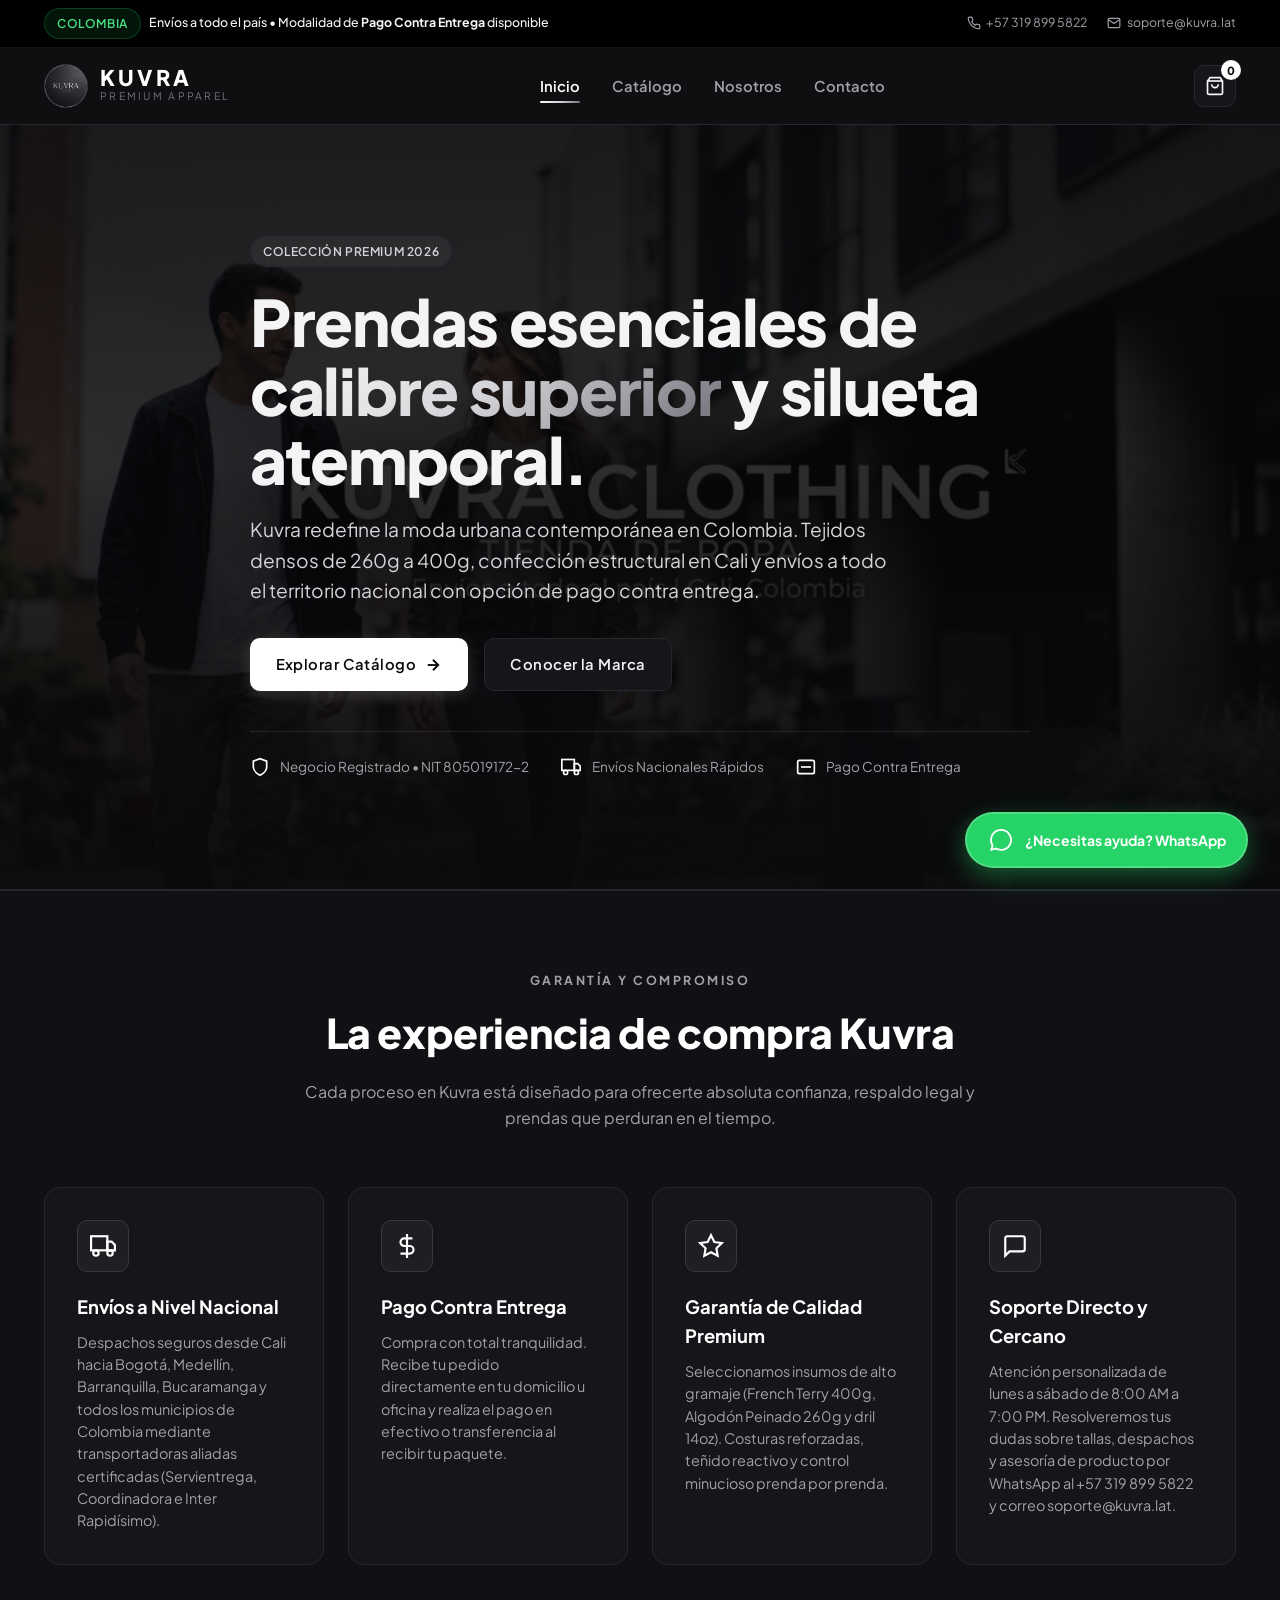
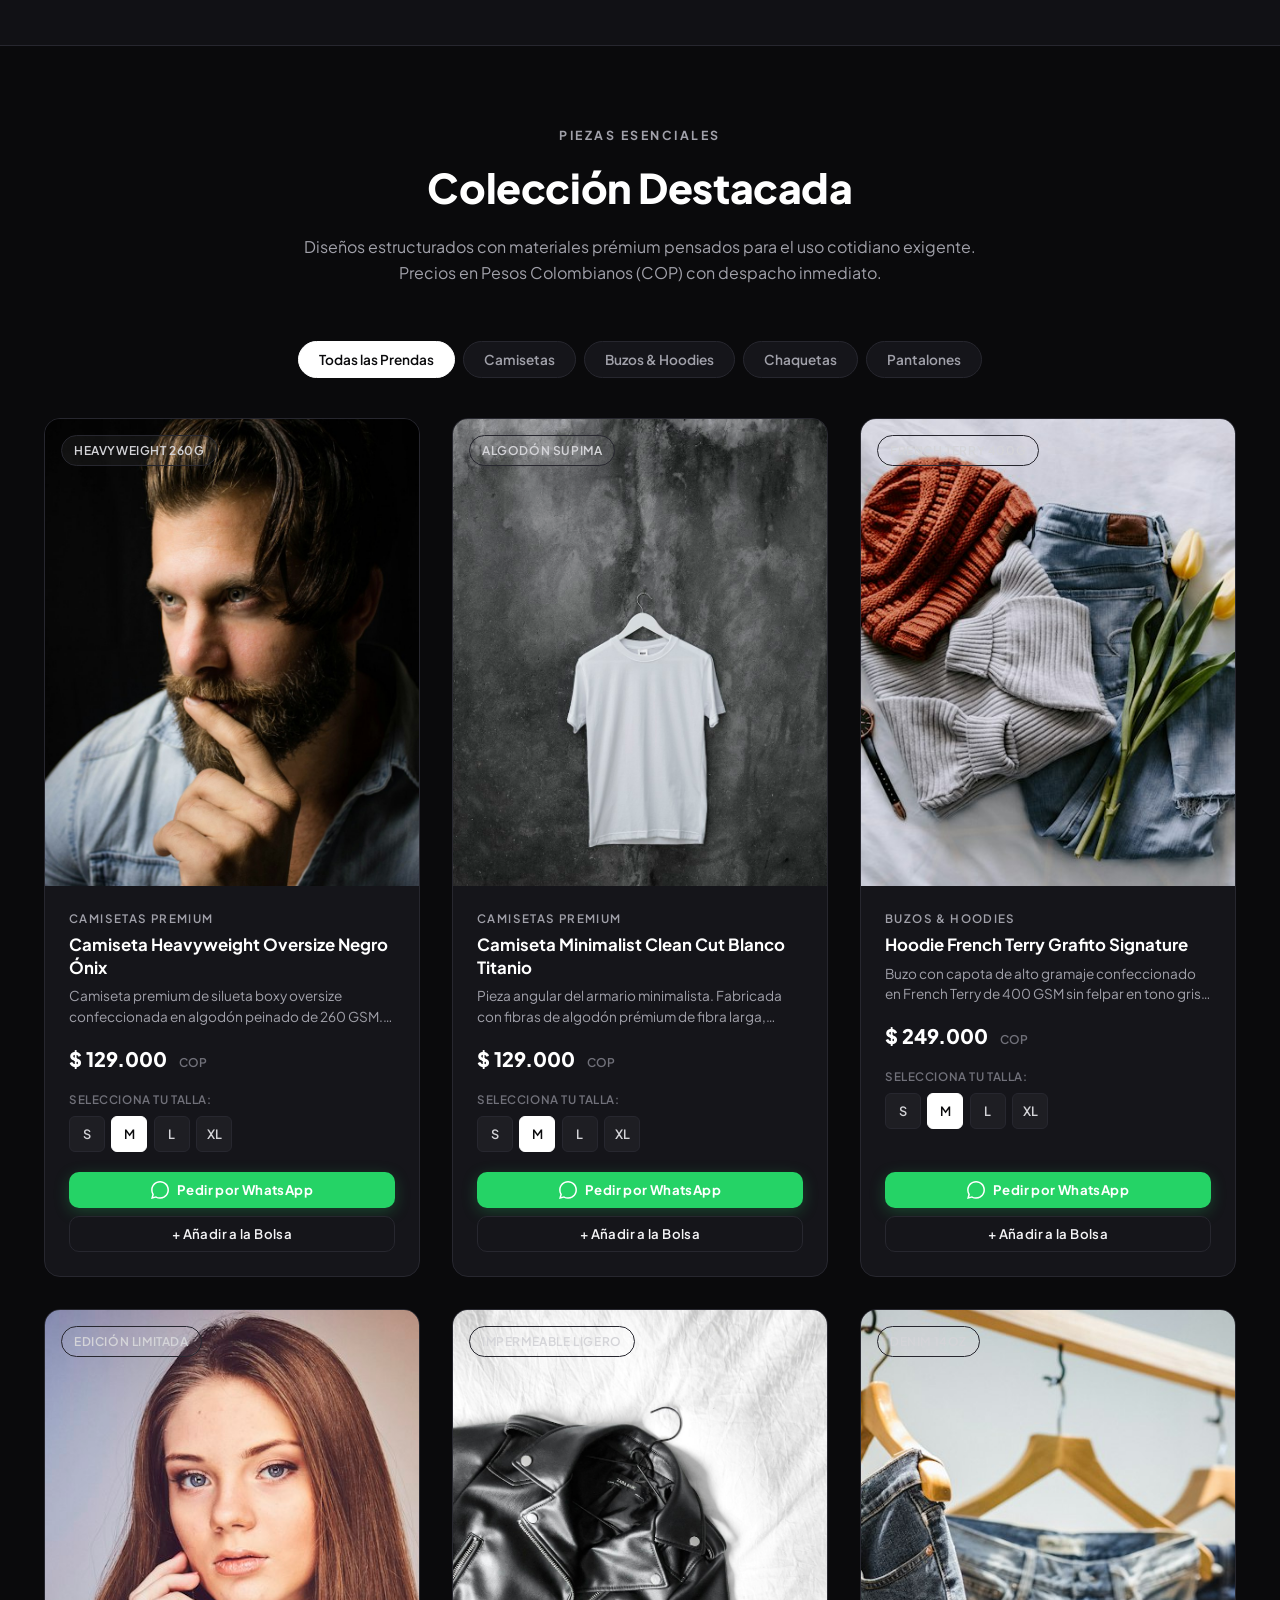
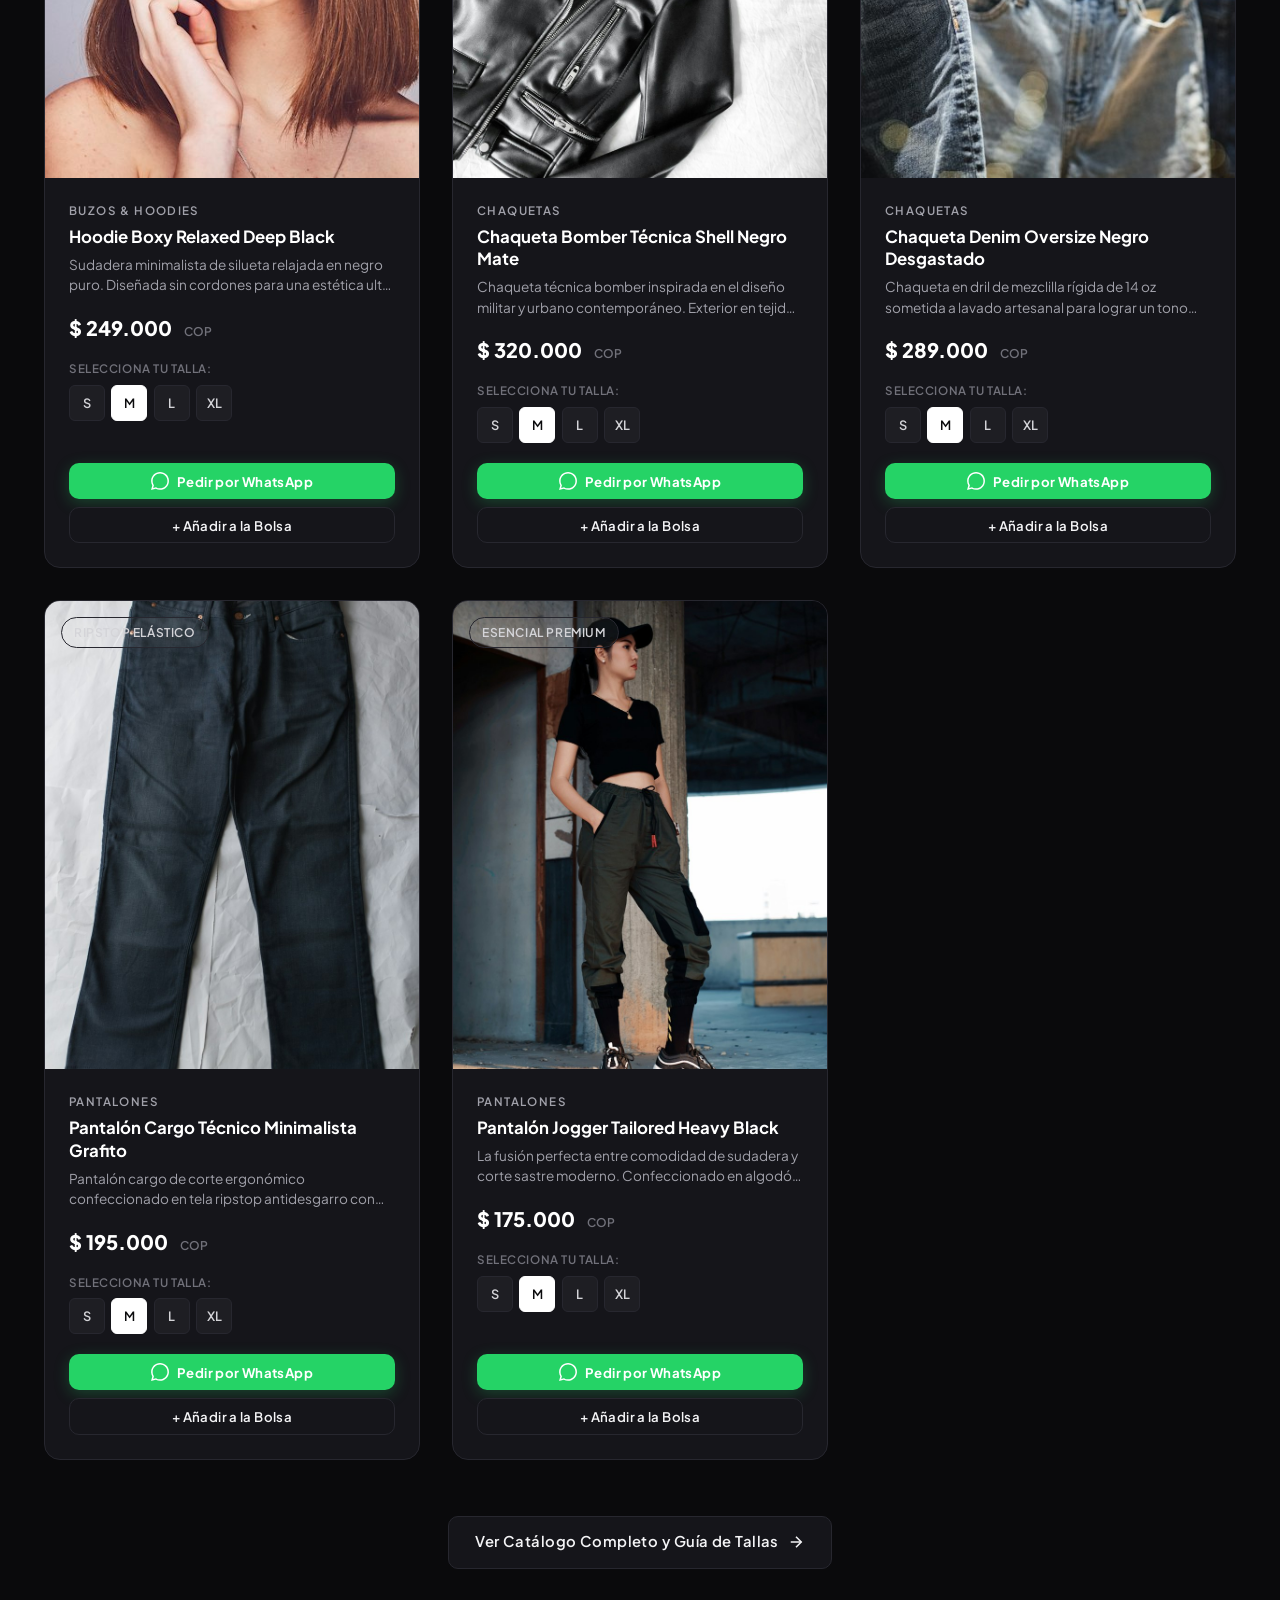
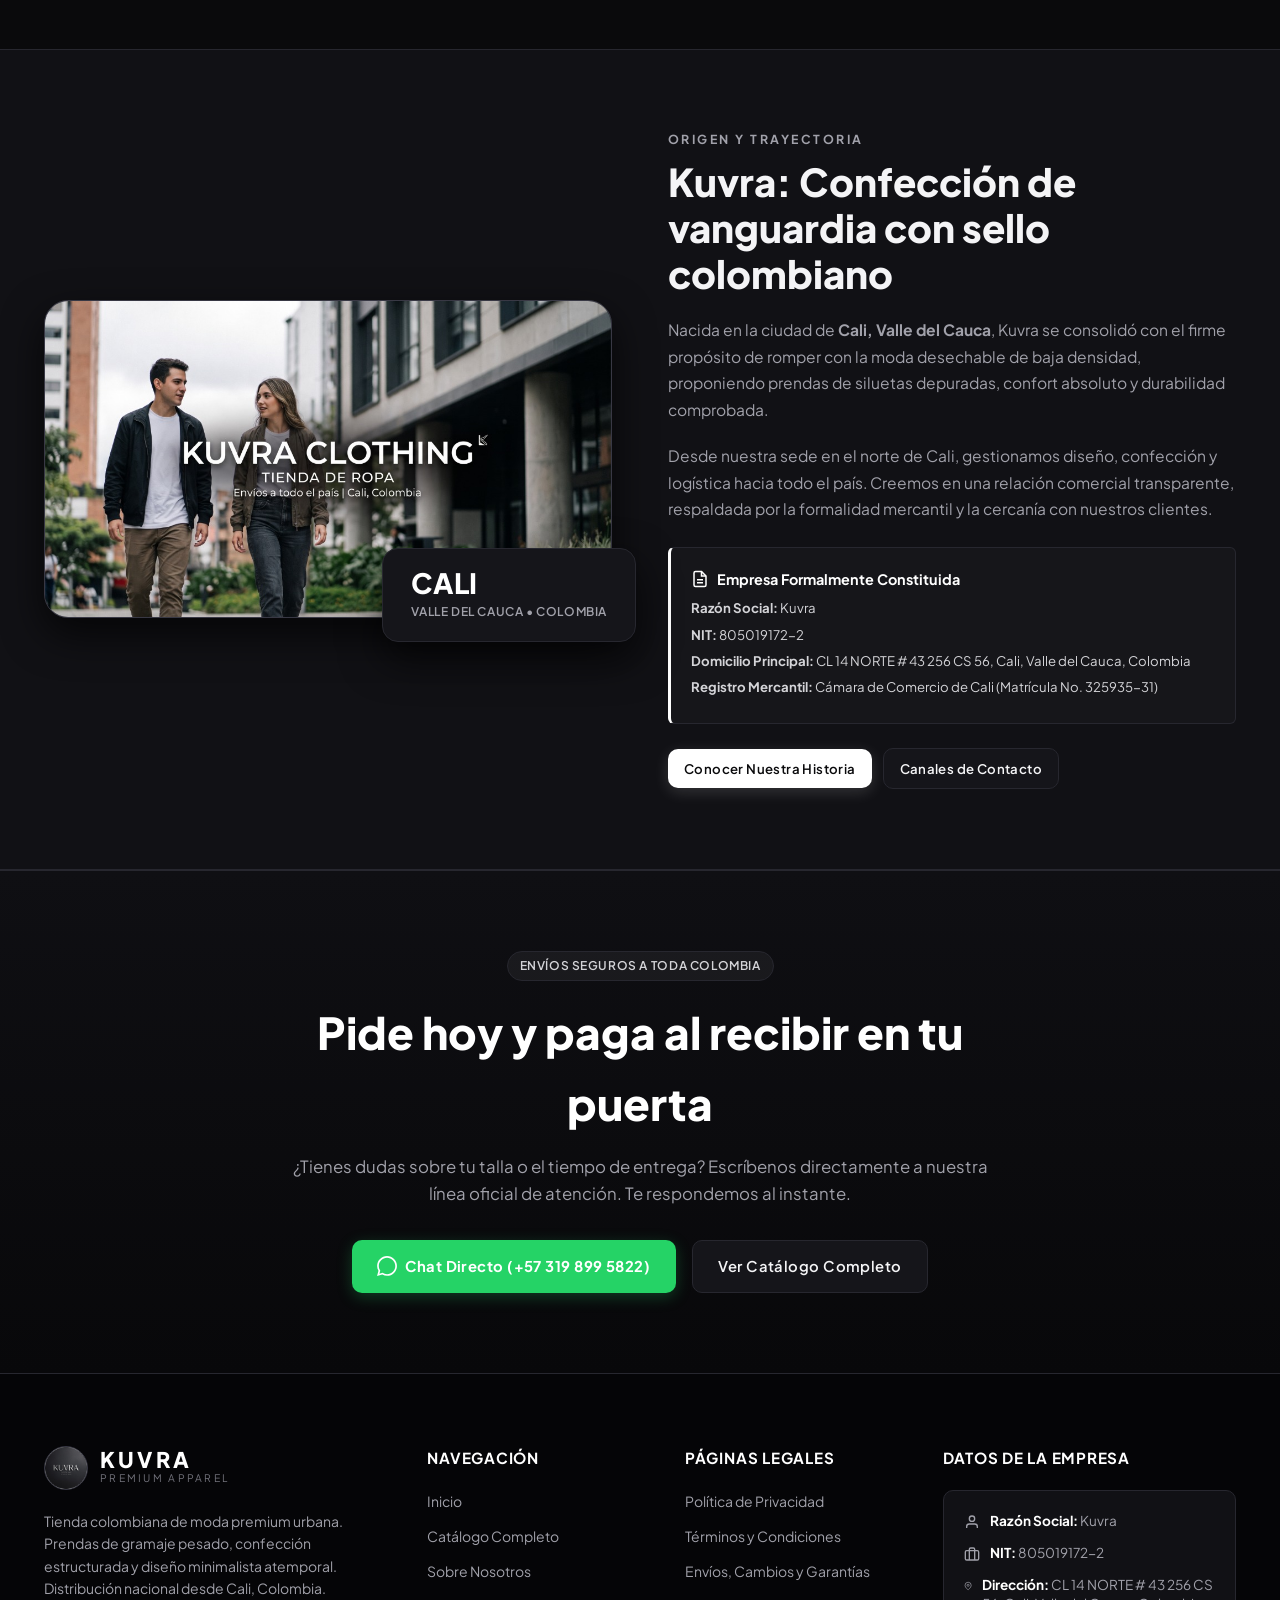
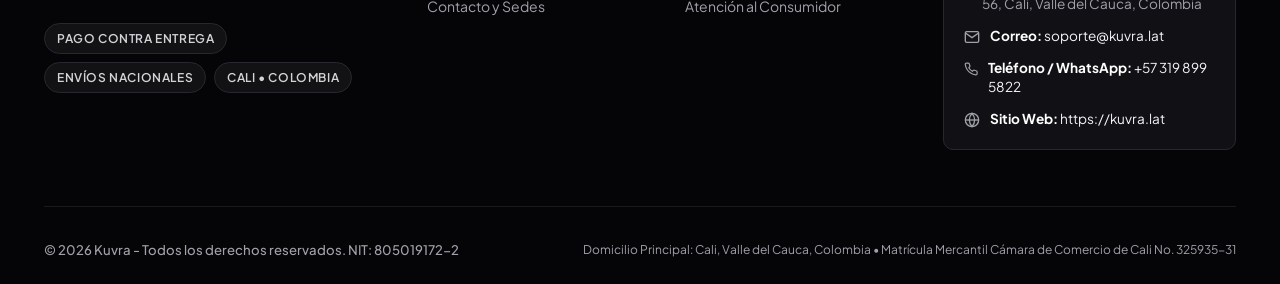
<file: index.html>
<!DOCTYPE html>
<html lang="es">
<head>
  <meta charset="UTF-8">
  <meta name="viewport" content="width=device-width, initial-scale=1.0">
  <title>Kuvra | Tienda de Ropa Premium en Colombia</title>
  <meta name="description" content="Kuvra - Marca y tienda de ropa premium urbana en Colombia. Confección en algodón de alto gramaje, envíos a todo el país y pago contra entrega. Cali, Valle del Cauca.">
  <link rel="canonical" href="https://kuvra.lat/">

  <!-- ===================================================================
       VERIFICACIÓN DE DOMINIO DE META BUSINESS MANAGER (FACEBOOK)
       =================================================================== -->
  <meta name="facebook-domain-verification" content="0fdotyp8c5jo9q2s3u1tojoyznkzd3" />

  <!-- Open Graph / Meta Compartir -->
  <meta property="og:type" content="website">
  <meta property="og:url" content="https://kuvra.lat/">
  <meta property="og:title" content="Kuvra | Tienda de Ropa Premium en Colombia">
  <meta property="og:description" content="Moda premium y streetwear sofisticado en Colombia. Confección artesanal de alta densidad, envíos a nivel nacional y pago contra entrega.">
  <meta property="og:image" content="https://kuvra.lat/assets/images/hero-banner.jpg">

  <!-- Google Fonts -->
  <link rel="preconnect" href="https://fonts.googleapis.com">
  <link rel="preconnect" href="https://fonts.gstatic.com" crossorigin>
  <link href="https://fonts.googleapis.com/css2?family=Plus+Jakarta+Sans:wght@300;400;500;600;700;800&family=Cinzel:wght@600;700;800&display=swap" rel="stylesheet">

  <!-- Estilos Principales -->
  <link rel="stylesheet" href="assets/css/style.css">
  <link rel="icon" type="image/jpeg" href="assets/images/logo.jpg">
</head>
<body>

  <!-- TOPBAR INFORMATIVO -->
  <div class="topbar">
    <div class="container topbar-content">
      <div class="topbar-badge">
        <span class="badge badge-green">COLOMBIA</span>
        <span>Envíos a todo el país &bull; Modalidad de <strong>Pago Contra Entrega</strong> disponible</span>
      </div>
      <div class="topbar-contact">
        <a href="tel:+573198995822">
          <svg width="14" height="14" viewBox="0 0 24 24" fill="none" stroke="currentColor" stroke-width="2">
            <path d="M22 16.92v3a2 2 0 0 1-2.18 2 19.79 19.79 0 0 1-8.63-3.07 19.5 19.5 0 0 1-6-6 19.79 19.79 0 0 1-3.07-8.67A2 2 0 0 1 4.11 2h3a2 2 0 0 1 2 1.72 12.84 12.84 0 0 0 .7 2.81 2 2 0 0 1-.45 2.11L8.09 9.91a16 16 0 0 0 6 6l1.27-1.27a2 2 0 0 1 2.11-.45 12.84 12.84 0 0 0 2.81.7A2 2 0 0 1 22 16.92z"></path>
          </svg>
          +57 319 899 5822
        </a>
        <a href="mailto:soporte@kuvra.lat">
          <svg width="14" height="14" viewBox="0 0 24 24" fill="none" stroke="currentColor" stroke-width="2">
            <path d="M4 4h16c1.1 0 2 .9 2 2v12c0 1.1-.9 2-2 2H4c-1.1 0-2-.9-2-2V6c0-1.1.9-2 2-2z"></path>
            <polyline points="22,6 12,13 2,6"></polyline>
          </svg>
          soporte@kuvra.lat
        </a>
      </div>
    </div>
  </div>

  <!-- NAVEGACIÓN PRINCIPAL (HEADER) -->
  <header class="site-header">
    <div class="container header-inner">
      <a href="index.html" class="brand-logo" title="Kuvra Clothing Colombia">
        <img src="assets/images/logo.jpg" alt="Logo Kuvra Clothing">
        <div class="brand-text">
          <span class="brand-title">KUVRA</span>
          <span class="brand-sub">PREMIUM APPAREL</span>
        </div>
      </a>

      <!-- Menú de Escritorio -->
      <nav>
        <ul class="nav-desktop">
          <li><a href="index.html" class="nav-link active">Inicio</a></li>
          <li><a href="catalogo.html" class="nav-link">Catálogo</a></li>
          <li><a href="nosotros.html" class="nav-link">Nosotros</a></li>
          <li><a href="contacto.html" class="nav-link">Contacto</a></li>
        </ul>
      </nav>

      <!-- Acciones de Cabecera -->
      <div class="header-actions">
        <a href="https://wa.me/573198995822?text=Hola%20Kuvra,%20deseo%20asesor%C3%ADa%20personalizada%20sobre%20sus%20prendas" target="_blank" class="btn btn-secondary btn-sm" style="display: none; @media(min-width: 900px){display: inline-flex;}">
          Asesoría WhatsApp
        </a>
        <button class="cart-toggle-btn" aria-label="Ver bolsa de compras">
          <svg width="20" height="20" viewBox="0 0 24 24" fill="none" stroke="currentColor" stroke-width="2">
            <path d="M6 2L3 6v14a2 2 0 0 0 2 2h14a2 2 0 0 0 2-2V6l-3-4z"></path>
            <line x1="3" y1="6" x2="21" y2="6"></line>
            <path d="M16 10a4 4 0 0 1-8 0"></path>
          </svg>
          <span class="cart-count">0</span>
        </button>
        <button class="mobile-menu-toggle" id="mobileMenuToggle" aria-label="Abrir menú de navegación">
          <svg width="24" height="24" viewBox="0 0 24 24" fill="none" stroke="currentColor" stroke-width="2">
            <line x1="3" y1="12" x2="21" y2="12"></line>
            <line x1="3" y1="6" x2="21" y2="6"></line>
            <line x1="3" y1="18" x2="21" y2="18"></line>
          </svg>
        </button>
      </div>
    </div>
  </header>

  <!-- MENÚ MÓVIL (DRAWER) -->
  <aside class="mobile-nav" id="mobileNav">
    <div class="mobile-nav-header">
      <div class="brand-logo">
        <img src="assets/images/logo.jpg" alt="Logo Kuvra" style="width: 36px; height: 36px;">
        <span class="brand-title" style="font-size: 1.15rem;">KUVRA</span>
      </div>
      <button id="mobileNavClose" style="background: none; border: none; color: #fff; font-size: 1.5rem; cursor: pointer;">&times;</button>
    </div>
    <ul class="mobile-nav-links">
      <li><a href="index.html" class="active">Inicio</a></li>
      <li><a href="catalogo.html">Catálogo Completo</a></li>
      <li><a href="nosotros.html">Sobre Nosotros</a></li>
      <li><a href="contacto.html">Contacto y Sedes</a></li>
      <li><a href="envios-y-devoluciones.html">Envíos y Devoluciones</a></li>
      <li><a href="terminos-y-condiciones.html">Términos y Condiciones</a></li>
      <li><a href="politica-de-privacidad.html">Política de Privacidad</a></li>
    </ul>
    <div class="mobile-nav-footer">
      <p><strong>Kuvra</strong> &bull; NIT: 805019172-2</p>
      <p style="margin-top: 0.25rem;">Cali, Valle del Cauca, Colombia</p>
      <p style="margin-top: 0.25rem;">soporte@kuvra.lat</p>
    </div>
  </aside>
  <div class="menu-overlay" id="menuOverlay"></div>

  <!-- HERO SECTION CON BANNER OFICIAL -->
  <section class="hero-section">
    <div class="hero-bg-media">
      <img src="assets/images/hero-banner.jpg" alt="Kuvra Clothing Tienda de Ropa en Colombia">
    </div>
    <div class="hero-overlay"></div>
    <div class="container hero-content">
      <span class="badge">COLECCIÓN PREMIUM 2026</span>
      <h1 class="hero-title">
        Prendas esenciales de <span class="text-gradient">calibre superior</span> y silueta atemporal.
      </h1>
      <p class="hero-description">
        Kuvra redefine la moda urbana contemporánea en Colombia. Tejidos densos de 260g a 400g, confección estructural en Cali y envíos a todo el territorio nacional con opción de pago contra entrega.
      </p>
      <div class="hero-actions">
        <a href="catalogo.html" class="btn btn-primary">
          Explorar Catálogo
          <svg width="18" height="18" viewBox="0 0 24 24" fill="none" stroke="currentColor" stroke-width="2.5">
            <line x1="5" y1="12" x2="19" y2="12"></line>
            <polyline points="12 5 19 12 12 19"></polyline>
          </svg>
        </a>
        <a href="nosotros.html" class="btn btn-secondary">
          Conocer la Marca
        </a>
      </div>
      <div class="hero-trust-bar">
        <div class="trust-item">
          <svg width="20" height="20" viewBox="0 0 24 24" fill="none" stroke="currentColor" stroke-width="2">
            <path d="M12 22s8-4 8-10V5l-8-3-8 3v7c0 6 8 10 8 10z"></path>
          </svg>
          <span>Negocio Registrado &bull; NIT 805019172-2</span>
        </div>
        <div class="trust-item">
          <svg width="20" height="20" viewBox="0 0 24 24" fill="none" stroke="currentColor" stroke-width="2">
            <rect x="1" y="3" width="15" height="13"></rect>
            <polygon points="16 8 20 8 23 11 23 16 16 16 16 8"></polygon>
            <circle cx="5.5" cy="18.5" r="2.5"></circle>
            <circle cx="18.5" cy="18.5" r="2.5"></circle>
          </svg>
          <span>Envíos Nacionales Rápidos</span>
        </div>
        <div class="trust-item">
          <svg width="20" height="20" viewBox="0 0 24 24" fill="none" stroke="currentColor" stroke-width="2">
            <rect x="2" y="4" width="20" height="16" rx="2"></rect>
            <line x1="6" y1="12" x2="18" y2="12"></line>
          </svg>
          <span>Pago Contra Entrega</span>
        </div>
      </div>
    </div>
  </section>

  <!-- SECCIÓN DE BENEFICIOS CLAVE -->
  <section class="section section-alt" id="beneficios">
    <div class="container">
      <div class="section-header">
        <span class="section-pretitle">GARANTÍA Y COMPROMISO</span>
        <h2 class="section-title">La experiencia de compra Kuvra</h2>
        <p class="section-subtitle">
          Cada proceso en Kuvra está diseñado para ofrecerte absoluta confianza, respaldo legal y prendas que perduran en el tiempo.
        </p>
      </div>

      <div class="benefits-grid">
        <div class="benefit-card">
          <div class="benefit-icon-wrapper">
            <svg width="26" height="26" viewBox="0 0 24 24" fill="none" stroke="currentColor" stroke-width="2">
              <rect x="1" y="3" width="15" height="13"></rect>
              <polygon points="16 8 20 8 23 11 23 16 16 16 16 8"></polygon>
              <circle cx="5.5" cy="18.5" r="2.5"></circle>
              <circle cx="18.5" cy="18.5" r="2.5"></circle>
            </svg>
          </div>
          <h3>Envíos a Nivel Nacional</h3>
          <p>
            Despachos seguros desde Cali hacia Bogotá, Medellín, Barranquilla, Bucaramanga y todos los municipios de Colombia mediante transportadoras aliadas certificadas (Servientrega, Coordinadora e Inter Rapidísimo).
          </p>
        </div>

        <div class="benefit-card">
          <div class="benefit-icon-wrapper">
            <svg width="26" height="26" viewBox="0 0 24 24" fill="none" stroke="currentColor" stroke-width="2">
              <line x1="12" y1="1" x2="12" y2="23"></line>
              <path d="M17 5H9.5a3.5 3.5 0 0 0 0 7h5a3.5 3.5 0 0 1 0 7H6"></path>
            </svg>
          </div>
          <h3>Pago Contra Entrega</h3>
          <p>
            Compra con total tranquilidad. Recibe tu pedido directamente en tu domicilio u oficina y realiza el pago en efectivo o transferencia al recibir tu paquete.
          </p>
        </div>

        <div class="benefit-card">
          <div class="benefit-icon-wrapper">
            <svg width="26" height="26" viewBox="0 0 24 24" fill="none" stroke="currentColor" stroke-width="2">
              <polygon points="12 2 15.09 8.26 22 9.27 17 14.14 18.18 21.02 12 17.77 5.82 21.02 7 14.14 2 9.27 8.91 8.26 12 2"></polygon>
            </svg>
          </div>
          <h3>Garantía de Calidad Premium</h3>
          <p>
            Seleccionamos insumos de alto gramaje (French Terry 400g, Algodón Peinado 260g y dril 14oz). Costuras reforzadas, teñido reactivo y control minucioso prenda por prenda.
          </p>
        </div>

        <div class="benefit-card">
          <div class="benefit-icon-wrapper">
            <svg width="26" height="26" viewBox="0 0 24 24" fill="none" stroke="currentColor" stroke-width="2">
              <path d="M21 15a2 2 0 0 1-2 2H7l-4 4V5a2 2 0 0 1 2-2h14a2 2 0 0 1 2 2z"></path>
            </svg>
          </div>
          <h3>Soporte Directo y Cercano</h3>
          <p>
            Atención personalizada de lunes a sábado de 8:00 AM a 7:00 PM. Resolveremos tus dudas sobre tallas, despachos y asesoría de producto por WhatsApp al +57 319 899 5822 y correo soporte@kuvra.lat.
          </p>
        </div>
      </div>
    </div>
  </section>

  <!-- SECCIÓN CATÁLOGO DESTACADO -->
  <section class="section" id="catalogo">
    <div class="container">
      <div class="section-header">
        <span class="section-pretitle">PIEZAS ESENCIALES</span>
        <h2 class="section-title">Colección Destacada</h2>
        <p class="section-subtitle">
          Diseños estructurados con materiales prémium pensados para el uso cotidiano exigente. Precios en Pesos Colombianos (COP) con despacho inmediato.
        </p>
      </div>

      <!-- Filtros de Categorías -->
      <div class="catalog-filters">
        <button class="filter-btn active" data-filter="all">Todas las Prendas</button>
        <button class="filter-btn" data-filter="camisetas">Camisetas</button>
        <button class="filter-btn" data-filter="hoodies">Buzos & Hoodies</button>
        <button class="filter-btn" data-filter="chaquetas">Chaquetas</button>
        <button class="filter-btn" data-filter="pantalones">Pantalones</button>
      </div>

      <!-- Grid de Productos -->
      <div class="products-grid" id="productsGrid">
        <!-- Renderizado dinámico vía JavaScript -->
      </div>

      <div style="text-align: center; margin-top: 3.5rem;">
        <a href="catalogo.html" class="btn btn-secondary">
          Ver Catálogo Completo y Guía de Tallas
          <svg width="18" height="18" viewBox="0 0 24 24" fill="none" stroke="currentColor" stroke-width="2">
            <line x1="5" y1="12" x2="19" y2="12"></line>
            <polyline points="12 5 19 12 12 19"></polyline>
          </svg>
        </a>
      </div>
    </div>
  </section>

  <!-- SECCIÓN SOBRE NOSOTROS (RESUMEN INSTITUCIONAL) -->
  <section class="section section-alt" id="nosotros">
    <div class="container">
      <div class="about-grid">
        <div class="about-visual">
          <div class="about-image-card">
            <img src="assets/images/hero-banner.jpg" alt="Instalaciones y equipo Kuvra Cali">
          </div>
          <div class="about-floating-stat">
            <div class="stat-number">CALI</div>
            <div class="stat-text">Valle del Cauca &bull; Colombia</div>
          </div>
        </div>

        <div class="about-text-block">
          <span class="section-pretitle">ORIGEN Y TRAYECTORIA</span>
          <h2>Kuvra: Confección de vanguardia con sello colombiano</h2>
          <p>
            Nacida en la ciudad de <strong>Cali, Valle del Cauca</strong>, Kuvra se consolidó con el firme propósito de romper con la moda desechable de baja densidad, proponiendo prendas de siluetas depuradas, confort absoluto y durabilidad comprobada.
          </p>
          <p>
            Desde nuestra sede en el norte de Cali, gestionamos diseño, confección y logística hacia todo el país. Creemos en una relación comercial transparente, respaldada por la formalidad mercantil y la cercanía con nuestros clientes.
          </p>

          <!-- Recuadro Legal Oficial -->
          <div class="legal-registry-box">
            <h4>
              <svg width="18" height="18" viewBox="0 0 24 24" fill="none" stroke="currentColor" stroke-width="2">
                <path d="M14 2H6a2 2 0 0 0-2 2v16a2 2 0 0 0 2 2h12a2 2 0 0 0 2-2V8z"></path>
                <polyline points="14 2 14 8 20 8"></polyline>
                <line x1="16" y1="13" x2="8" y2="13"></line>
                <line x1="16" y1="17" x2="8" y2="17"></line>
              </svg>
              Empresa Formalmente Constituida
            </h4>
            <p><strong>Razón Social:</strong> Kuvra</p>
            <p><strong>NIT:</strong> 805019172-2</p>
            <p><strong>Domicilio Principal:</strong> CL 14 NORTE # 43 256 CS 56, Cali, Valle del Cauca, Colombia</p>
            <p><strong>Registro Mercantil:</strong> Cámara de Comercio de Cali (Matrícula No. 325935-31)</p>
          </div>

          <div style="margin-top: 1.5rem;">
            <a href="nosotros.html" class="btn btn-primary btn-sm">
              Conocer Nuestra Historia
            </a>
            <a href="contacto.html" class="btn btn-secondary btn-sm" style="margin-left: 0.5rem;">
              Canales de Contacto
            </a>
          </div>
        </div>
      </div>
    </div>
  </section>

  <!-- BANNER CTA PAGO CONTRA ENTREGA -->
  <section class="section" style="background: linear-gradient(180deg, #0f0f13 0%, #08080a 100%); border-top: 1px solid var(--border-color);">
    <div class="container text-center" style="max-width: 760px; margin: 0 auto; text-align: center;">
      <span class="badge" style="margin-bottom: 1rem;">ENVÍOS SEGUROS A TODA COLOMBIA</span>
      <h2 style="font-size: clamp(2rem, 3.5vw, 2.75rem); font-weight: 800; color: #fff; margin-bottom: 1rem;">
        Pide hoy y paga al recibir en tu puerta
      </h2>
      <p style="color: #a1a1aa; font-size: 1.05rem; line-height: 1.6; margin-bottom: 2rem;">
        ¿Tienes dudas sobre tu talla o el tiempo de entrega? Escríbenos directamente a nuestra línea oficial de atención. Te respondemos al instante.
      </p>
      <div style="display: flex; gap: 1rem; justify-content: center; flex-wrap: wrap;">
        <a href="https://wa.me/573198995822?text=Hola%20Kuvra,%20quiero%20hacer%20un%20pedido%20con%20Pago%20Contra%20Entrega" target="_blank" class="btn btn-whatsapp">
          <svg width="20" height="20" viewBox="0 0 24 24" fill="currentColor">
            <path d="M.057 24l1.687-6.163c-1.041-1.804-1.588-3.849-1.587-5.946.003-6.556 5.338-11.891 11.893-11.891 3.181.001 6.167 1.24 8.413 3.488 2.245 2.248 3.481 5.236 3.48 8.414-.003 6.557-5.338 11.892-11.893 11.892-1.99-.001-3.951-.5-5.688-1.448l-6.305 1.654zm6.597-3.807c1.676.995 3.276 1.591 5.392 1.592 5.448 0 9.886-4.434 9.889-9.885.002-5.462-4.415-9.89-9.881-9.892-5.452 0-9.887 4.434-9.889 9.884-.001 2.225.651 3.891 1.746 5.634l-.999 3.648 3.742-.981z"/>
          </svg>
          Chat Directo (+57 319 899 5822)
        </a>
        <a href="catalogo.html" class="btn btn-secondary">
          Ver Catálogo Completo
        </a>
      </div>
    </div>
  </section>

  <!-- MODAL DE PRODUCTO (VISTA RÁPIDA) -->
  <div class="modal-overlay" id="productModal">
    <div class="modal-container">
      <button class="modal-close-btn" onclick="closeProductModal()" aria-label="Cerrar">&times;</button>
      <div id="productModalContent" style="display: contents;">
        <!-- Se llena dinámicamente con JS -->
      </div>
    </div>
  </div>

  <!-- CARRITO DE COMPRAS (DRAWER DERECHO) -->
  <aside class="cart-drawer" id="cartDrawer">
    <div class="cart-header">
      <div style="display: flex; align-items: center; gap: 0.5rem;">
        <svg width="20" height="20" viewBox="0 0 24 24" fill="none" stroke="currentColor" stroke-width="2">
          <path d="M6 2L3 6v14a2 2 0 0 0 2 2h14a2 2 0 0 0 2-2V6l-3-4z"></path>
          <line x1="3" y1="6" x2="21" y2="6"></line>
          <path d="M16 10a4 4 0 0 1-8 0"></path>
        </svg>
        <h3 style="font-size: 1.1rem; color: #fff; font-weight: 700;">Tu Bolsa de Compras</h3>
      </div>
      <button id="cartCloseBtn" style="background: none; border: none; color: #fff; font-size: 1.5rem; cursor: pointer;">&times;</button>
    </div>
    <div class="cart-items-wrapper" id="cartItemsWrapper">
      <!-- Se llena dinámicamente -->
    </div>
    <div class="cart-footer">
      <div class="cart-total-row">
        <span class="cart-total-label">Subtotal estimado:</span>
        <span class="cart-total-amount" id="cartTotalDisplay">$0 COP</span>
      </div>
      <p style="font-size: 0.775rem; color: #a1a1aa; margin-bottom: 1rem;">
        Los envíos nacionales se coordinan directamente vía transportadora certificada. Opción de Pago Contra Entrega.
      </p>
      <button class="btn btn-whatsapp btn-block" id="cartCheckoutBtn">
        Finalizar Pedido por WhatsApp
      </button>
    </div>
  </aside>

  <!-- BOTÓN FLOTANTE WHATSAPP -->
  <a href="https://wa.me/573198995822?text=Hola%20Kuvra,%20deseo%20hacer%20una%20consulta%20sobre%20sus%20prendas" class="whatsapp-floating" target="_blank" title="Escríbenos a WhatsApp">
    <div class="whatsapp-icon-circle">
      <svg width="22" height="22" viewBox="0 0 24 24" fill="currentColor">
        <path d="M.057 24l1.687-6.163c-1.041-1.804-1.588-3.849-1.587-5.946.003-6.556 5.338-11.891 11.893-11.891 3.181.001 6.167 1.24 8.413 3.488 2.245 2.248 3.481 5.236 3.48 8.414-.003 6.557-5.338 11.892-11.893 11.892-1.99-.001-3.951-.5-5.688-1.448l-6.305 1.654zm6.597-3.807c1.676.995 3.276 1.591 5.392 1.592 5.448 0 9.886-4.434 9.889-9.885.002-5.462-4.415-9.89-9.881-9.892-5.452 0-9.887 4.434-9.889 9.884-.001 2.225.651 3.891 1.746 5.634l-.999 3.648 3.742-.981z"/>
      </svg>
    </div>
    <span>¿Necesitas ayuda? WhatsApp</span>
  </a>

  <!-- ===================================================================
       FOOTER LEGAL OBLIGATORIO (CON REQUISITOS ESTRICTOS META BUSINESS MANAGER)
       =================================================================== -->
  <footer class="site-footer">
    <div class="container">
      <div class="footer-grid">
        <!-- Columna 1: Marca y Propuesta -->
        <div class="footer-col-brand">
          <div class="brand-logo">
            <img src="assets/images/logo.jpg" alt="Logo Oficial Kuvra">
            <div class="brand-text">
              <span class="brand-title">KUVRA</span>
              <span class="brand-sub">PREMIUM APPAREL</span>
            </div>
          </div>
          <p class="footer-desc">
            Tienda colombiana de moda premium urbana. Prendas de gramaje pesado, confección estructurada y diseño minimalista atemporal. Distribución nacional desde Cali, Colombia.
          </p>
          <div style="display: flex; gap: 0.5rem; flex-wrap: wrap;">
            <span class="badge">Pago Contra Entrega</span>
            <span class="badge">Envíos Nacionales</span>
            <span class="badge">Cali &bull; Colombia</span>
          </div>
        </div>

        <!-- Columna 2: Navegación -->
        <div>
          <h4 class="footer-heading">Navegación</h4>
          <ul class="footer-links">
            <li><a href="index.html">Inicio</a></li>
            <li><a href="catalogo.html">Catálogo Completo</a></li>
            <li><a href="nosotros.html">Sobre Nosotros</a></li>
            <li><a href="contacto.html">Contacto y Sedes</a></li>
          </ul>
        </div>

        <!-- Columna 3: Políticas y Legales -->
        <div>
          <h4 class="footer-heading">Páginas Legales</h4>
          <ul class="footer-links">
            <li><a href="politica-de-privacidad.html">Política de Privacidad</a></li>
            <li><a href="terminos-y-condiciones.html">Términos y Condiciones</a></li>
            <li><a href="envios-y-devoluciones.html">Envíos, Cambios y Garantías</a></li>
            <li><a href="contacto.html">Atención al Consumidor</a></li>
          </ul>
        </div>

        <!-- Columna 4: Datos Legales Obligatorios (Cámara de Comercio de Cali) -->
        <div>
          <h4 class="footer-heading">Datos de la Empresa</h4>
          <div class="footer-legal-card">
            <ul class="footer-legal-data-list">
              <li>
                <svg width="16" height="16" viewBox="0 0 24 24" fill="none" stroke="currentColor" stroke-width="2" style="margin-top: 3px;">
                  <path d="M20 21v-2a4 4 0 0 0-4-4H8a4 4 0 0 0-4 4v2"></path>
                  <circle cx="12" cy="7" r="4"></circle>
                </svg>
                <span><strong>Razón Social:</strong> Kuvra</span>
              </li>
              <li>
                <svg width="16" height="16" viewBox="0 0 24 24" fill="none" stroke="currentColor" stroke-width="2" style="margin-top: 3px;">
                  <rect x="2" y="7" width="20" height="14" rx="2" ry="2"></rect>
                  <path d="M16 21V5a2 2 0 0 0-2-2h-4a2 2 0 0 0-2 2v16"></path>
                </svg>
                <span><strong>NIT:</strong> 805019172-2</span>
              </li>
              <li>
                <svg width="16" height="16" viewBox="0 0 24 24" fill="none" stroke="currentColor" stroke-width="2" style="margin-top: 3px;">
                  <path d="M21 10c0 7-9 13-9 13s-9-6-9-13a9 9 0 0 1 18 0z"></path>
                  <circle cx="12" cy="10" r="3"></circle>
                </svg>
                <span><strong>Dirección:</strong> CL 14 NORTE # 43 256 CS 56, Cali, Valle del Cauca, Colombia</span>
              </li>
              <li>
                <svg width="16" height="16" viewBox="0 0 24 24" fill="none" stroke="currentColor" stroke-width="2" style="margin-top: 3px;">
                  <path d="M4 4h16c1.1 0 2 .9 2 2v12c0 1.1-.9 2-2 2H4c-1.1 0-2-.9-2-2V6c0-1.1.9-2 2-2z"></path>
                  <polyline points="22,6 12,13 2,6"></polyline>
                </svg>
                <span><strong>Correo:</strong> <a href="mailto:soporte@kuvra.lat">soporte@kuvra.lat</a></span>
              </li>
              <li>
                <svg width="16" height="16" viewBox="0 0 24 24" fill="none" stroke="currentColor" stroke-width="2" style="margin-top: 3px;">
                  <path d="M22 16.92v3a2 2 0 0 1-2.18 2 19.79 19.79 0 0 1-8.63-3.07 19.5 19.5 0 0 1-6-6 19.79 19.79 0 0 1-3.07-8.67A2 2 0 0 1 4.11 2h3a2 2 0 0 1 2 1.72 12.84 12.84 0 0 0 .7 2.81 2 2 0 0 1-.45 2.11L8.09 9.91a16 16 0 0 0 6 6l1.27-1.27a2 2 0 0 1 2.11-.45 12.84 12.84 0 0 0 2.81.7A2 2 0 0 1 22 16.92z"></path>
                </svg>
                <span><strong>Teléfono / WhatsApp:</strong> <a href="tel:+573198995822">+57 319 899 5822</a></span>
              </li>
              <li>
                <svg width="16" height="16" viewBox="0 0 24 24" fill="none" stroke="currentColor" stroke-width="2" style="margin-top: 3px;">
                  <circle cx="12" cy="12" r="10"></circle>
                  <line x1="2" y1="12" x2="22" y2="12"></line>
                  <path d="M12 2a15.3 15.3 0 0 1 4 10 15.3 15.3 0 0 1-4 10 15.3 15.3 0 0 1-4-10 15.3 15.3 0 0 1 4-10z"></path>
                </svg>
                <span><strong>Sitio Web:</strong> <a href="https://kuvra.lat">https://kuvra.lat</a></span>
              </li>
            </ul>
          </div>
        </div>
      </div>

      <!-- Barra de Copyright Obligatoria -->
      <div class="footer-bottom">
        <div class="footer-copy">
          &copy; 2026 Kuvra - Todos los derechos reservados. NIT: 805019172-2
        </div>
        <div class="footer-meta-verif">
          Domicilio Principal: Cali, Valle del Cauca, Colombia &bull; Matrícula Mercantil Cámara de Comercio de Cali No. 325935-31
        </div>
      </div>
    </div>
  </footer>

  <!-- Scripts -->
  <script src="assets/js/main.js"></script>
</body>
</html>
</file>
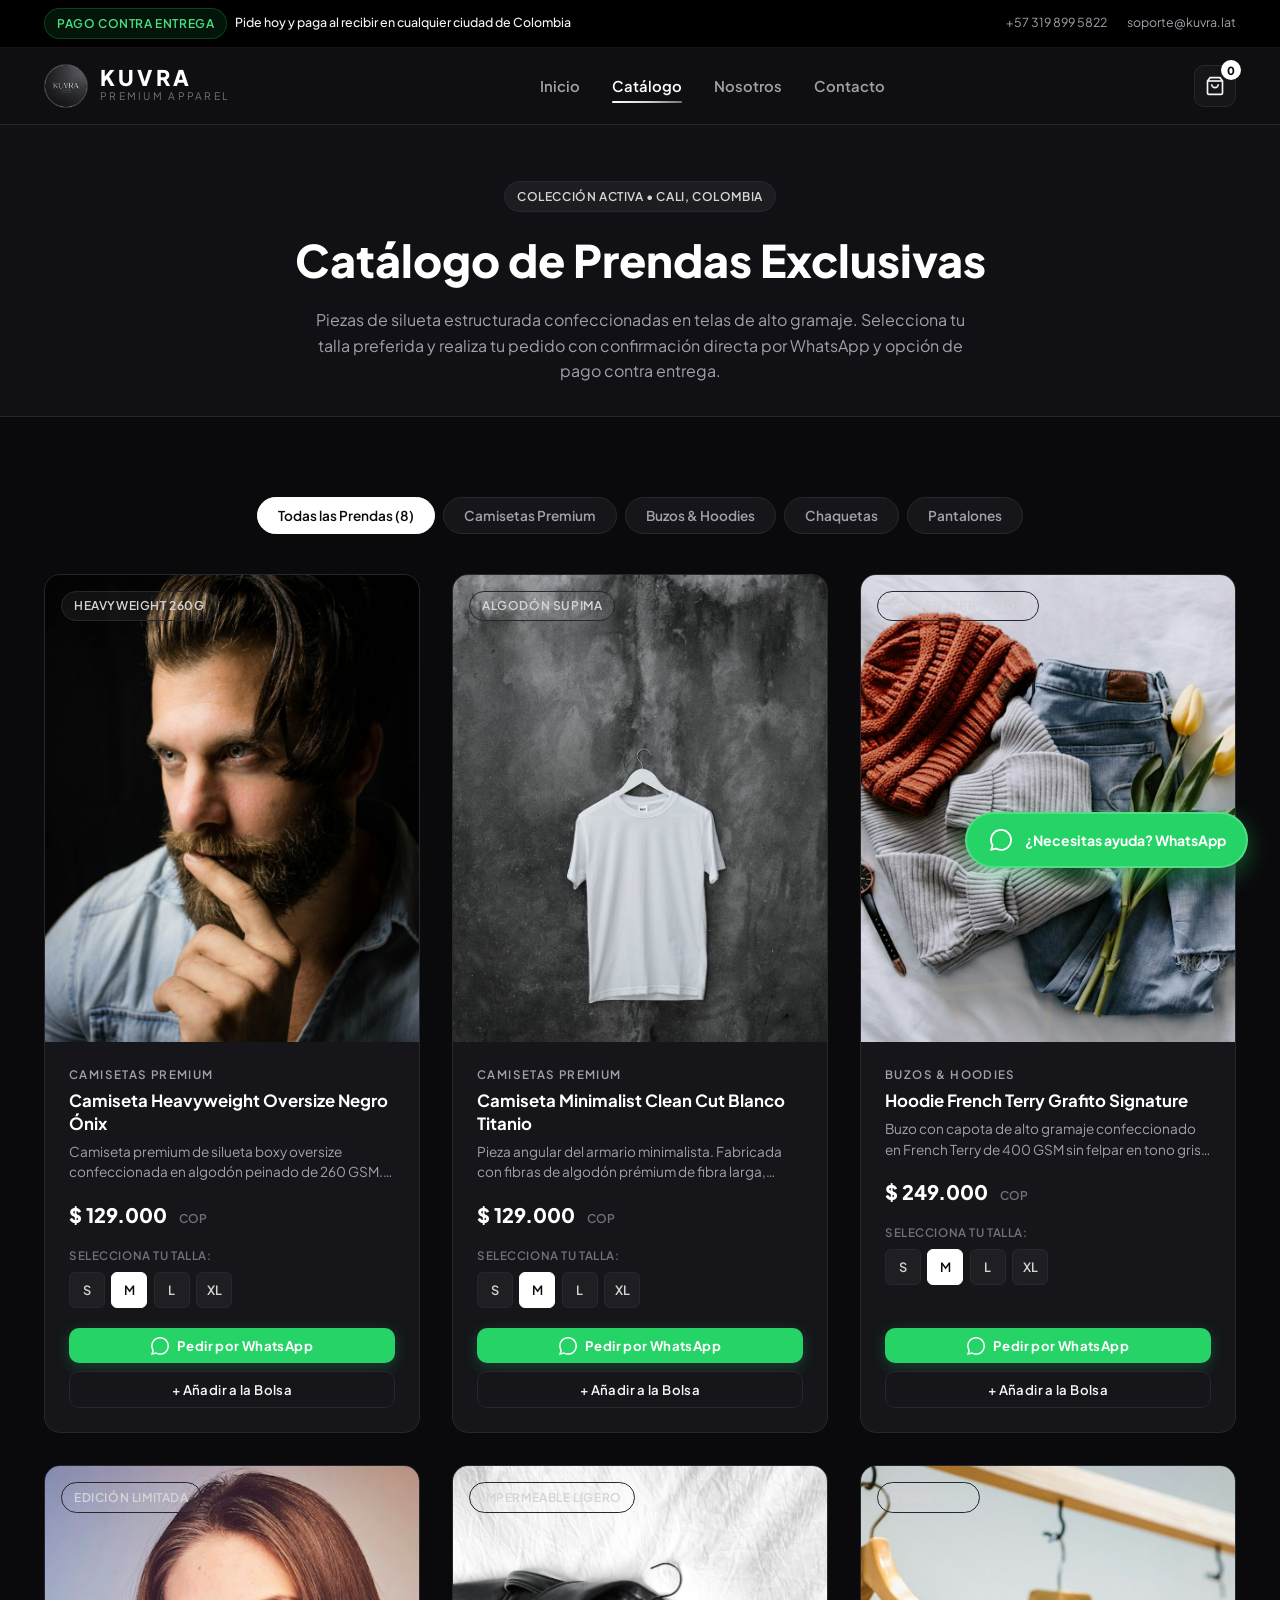
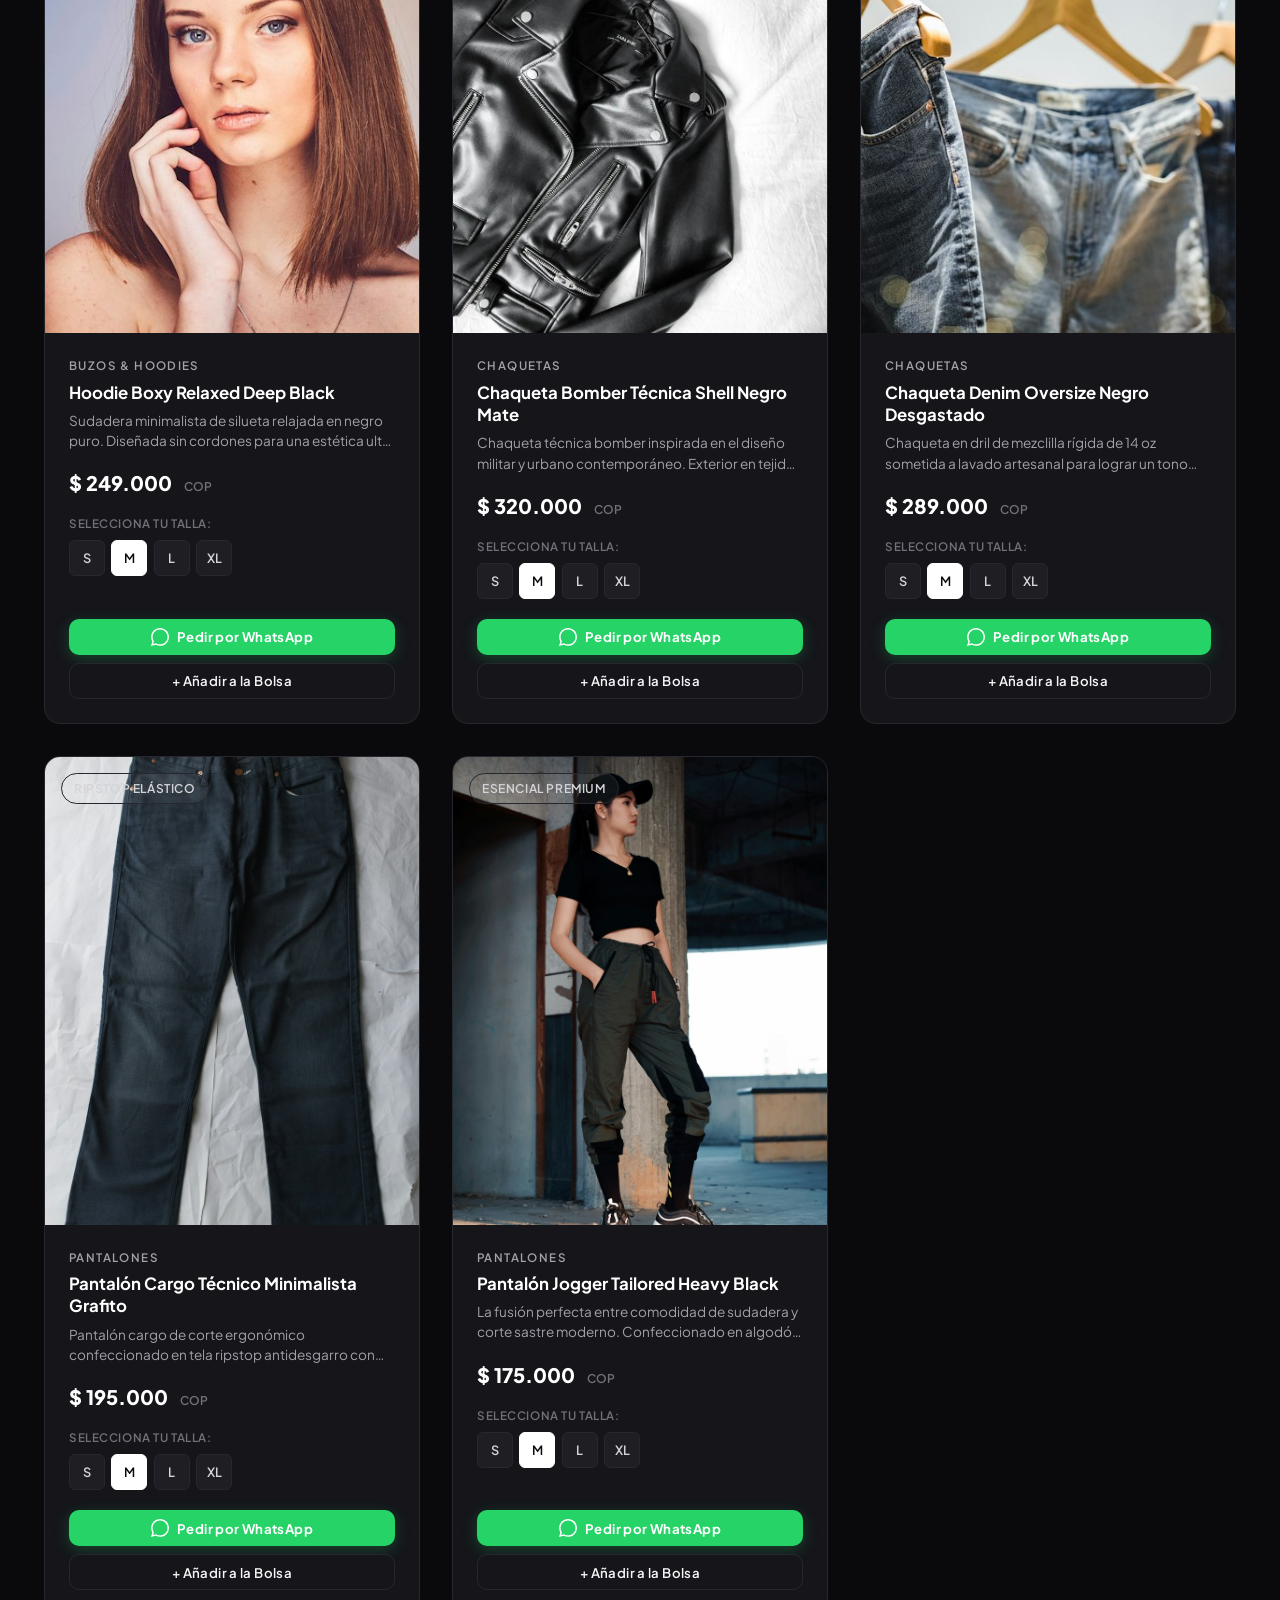
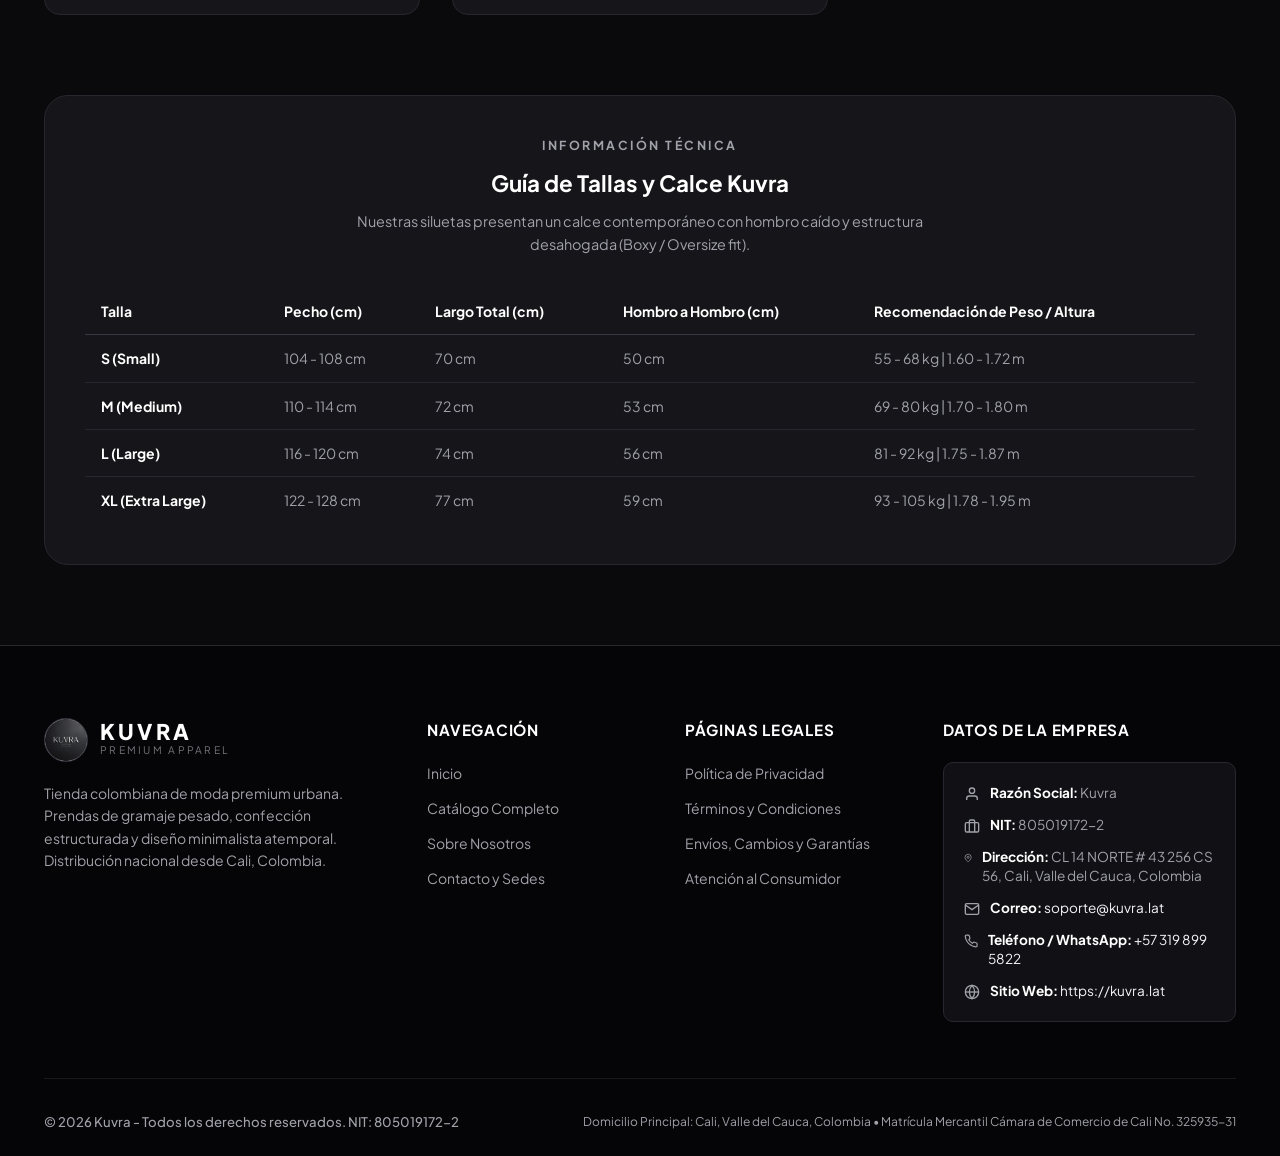
<file: catalogo.html>
<!DOCTYPE html>
<html lang="es">
<head>
  <meta charset="UTF-8">
  <meta name="viewport" content="width=device-width, initial-scale=1.0">
  <title>Catálogo Exclusivo | Kuvra Colombia</title>
  <meta name="description" content="Explora el catálogo completo de Kuvra: Camisetas de alto gramaje, hoodies en French Terry, chaquetas técnicas y pantalones de corte urbano en Colombia. Pago Contra Entrega.">
  <link rel="canonical" href="https://kuvra.lat/catalogo.html">

  <!-- ===================================================================
       VERIFICACIÓN DE DOMINIO DE META BUSINESS MANAGER (FACEBOOK)
       =================================================================== -->
  <meta name="facebook-domain-verification" content="0fdotyp8c5jo9q2s3u1tojoyznkzd3" />

  <!-- Google Fonts -->
  <link rel="preconnect" href="https://fonts.googleapis.com">
  <link rel="preconnect" href="https://fonts.gstatic.com" crossorigin>
  <link href="https://fonts.googleapis.com/css2?family=Plus+Jakarta+Sans:wght@300;400;500;600;700;800&family=Cinzel:wght@600;700;800&display=swap" rel="stylesheet">

  <link rel="stylesheet" href="assets/css/style.css">
  <link rel="icon" type="image/jpeg" href="assets/images/logo.jpg">
</head>
<body>

  <!-- TOPBAR -->
  <div class="topbar">
    <div class="container topbar-content">
      <div class="topbar-badge">
        <span class="badge badge-green">PAGO CONTRA ENTREGA</span>
        <span>Pide hoy y paga al recibir en cualquier ciudad de Colombia</span>
      </div>
      <div class="topbar-contact">
        <a href="tel:+573198995822">+57 319 899 5822</a>
        <a href="mailto:soporte@kuvra.lat">soporte@kuvra.lat</a>
      </div>
    </div>
  </div>

  <!-- HEADER -->
  <header class="site-header">
    <div class="container header-inner">
      <a href="index.html" class="brand-logo" title="Kuvra Clothing Colombia">
        <img src="assets/images/logo.jpg" alt="Logo Kuvra Clothing">
        <div class="brand-text">
          <span class="brand-title">KUVRA</span>
          <span class="brand-sub">PREMIUM APPAREL</span>
        </div>
      </a>

      <nav>
        <ul class="nav-desktop">
          <li><a href="index.html" class="nav-link">Inicio</a></li>
          <li><a href="catalogo.html" class="nav-link active">Catálogo</a></li>
          <li><a href="nosotros.html" class="nav-link">Nosotros</a></li>
          <li><a href="contacto.html" class="nav-link">Contacto</a></li>
        </ul>
      </nav>

      <div class="header-actions">
        <button class="cart-toggle-btn" aria-label="Ver bolsa de compras">
          <svg width="20" height="20" viewBox="0 0 24 24" fill="none" stroke="currentColor" stroke-width="2">
            <path d="M6 2L3 6v14a2 2 0 0 0 2 2h14a2 2 0 0 0 2-2V6l-3-4z"></path>
            <line x1="3" y1="6" x2="21" y2="6"></line>
            <path d="M16 10a4 4 0 0 1-8 0"></path>
          </svg>
          <span class="cart-count">0</span>
        </button>
        <button class="mobile-menu-toggle" id="mobileMenuToggle" aria-label="Abrir menú">
          <svg width="24" height="24" viewBox="0 0 24 24" fill="none" stroke="currentColor" stroke-width="2">
            <line x1="3" y1="12" x2="21" y2="12"></line>
            <line x1="3" y1="6" x2="21" y2="6"></line>
            <line x1="3" y1="18" x2="21" y2="18"></line>
          </svg>
        </button>
      </div>
    </div>
  </header>

  <!-- MENÚ MÓVIL -->
  <aside class="mobile-nav" id="mobileNav">
    <div class="mobile-nav-header">
      <div class="brand-logo">
        <img src="assets/images/logo.jpg" alt="Logo Kuvra" style="width: 36px; height: 36px;">
        <span class="brand-title" style="font-size: 1.15rem;">KUVRA</span>
      </div>
      <button id="mobileNavClose" style="background: none; border: none; color: #fff; font-size: 1.5rem; cursor: pointer;">&times;</button>
    </div>
    <ul class="mobile-nav-links">
      <li><a href="index.html">Inicio</a></li>
      <li><a href="catalogo.html" class="active">Catálogo Completo</a></li>
      <li><a href="nosotros.html">Sobre Nosotros</a></li>
      <li><a href="contacto.html">Contacto y Sedes</a></li>
      <li><a href="envios-y-devoluciones.html">Envíos y Devoluciones</a></li>
      <li><a href="terminos-y-condiciones.html">Términos y Condiciones</a></li>
      <li><a href="politica-de-privacidad.html">Política de Privacidad</a></li>
    </ul>
    <div class="mobile-nav-footer">
      <p><strong>Kuvra</strong> &bull; NIT: 805019172-2</p>
      <p style="margin-top: 0.25rem;">CL 14 NORTE # 43 256 CS 56, Cali, Colombia</p>
      <p style="margin-top: 0.25rem;">soporte@kuvra.lat</p>
    </div>
  </aside>
  <div class="menu-overlay" id="menuOverlay"></div>

  <!-- CABECERA DEL CATÁLOGO -->
  <section style="padding: 3.5rem 0 2rem; background: var(--bg-secondary); border-bottom: 1px solid var(--border-color); text-align: center;">
    <div class="container">
      <span class="badge" style="margin-bottom: 0.75rem;">COLECCIÓN ACTIVA &bull; CALI, COLOMBIA</span>
      <h1 style="font-size: clamp(2rem, 3.5vw, 2.8rem); font-weight: 800; color: #fff; margin-bottom: 0.75rem;">
        Catálogo de Prendas Exclusivas
      </h1>
      <p style="color: #a1a1aa; max-width: 650px; margin: 0 auto; font-size: 1rem; line-height: 1.6;">
        Piezas de silueta estructurada confeccionadas en telas de alto gramaje. Selecciona tu talla preferida y realiza tu pedido con confirmación directa por WhatsApp y opción de pago contra entrega.
      </p>
    </div>
  </section>

  <!-- CONTENIDO DEL CATÁLOGO -->
  <main class="section">
    <div class="container">
      <!-- Filtros -->
      <div class="catalog-filters">
        <button class="filter-btn active" data-filter="all">Todas las Prendas (8)</button>
        <button class="filter-btn" data-filter="camisetas">Camisetas Premium</button>
        <button class="filter-btn" data-filter="hoodies">Buzos & Hoodies</button>
        <button class="filter-btn" data-filter="chaquetas">Chaquetas</button>
        <button class="filter-btn" data-filter="pantalones">Pantalones</button>
      </div>

      <!-- Cuadrícula de Productos -->
      <div class="products-grid" id="productsGrid">
        <!-- Renderizado dinámico con JS -->
      </div>

      <!-- Guía Rápida de Tallas y Cuidados -->
      <div style="margin-top: 5rem; background: var(--bg-card); border: 1px solid var(--border-color); border-radius: var(--radius-xl); padding: 2.5rem;">
        <div style="text-align: center; max-width: 600px; margin: 0 auto 2rem;">
          <span class="section-pretitle">INFORMACIÓN TÉCNICA</span>
          <h3 style="font-size: 1.4rem; color: #fff; font-weight: 700;">Guía de Tallas y Calce Kuvra</h3>
          <p style="color: #a1a1aa; font-size: 0.9rem; margin-top: 0.5rem;">
            Nuestras siluetas presentan un calce contemporáneo con hombro caído y estructura desahogada (Boxy / Oversize fit).
          </p>
        </div>

        <div style="overflow-x: auto;">
          <table style="width: 100%; border-collapse: collapse; font-size: 0.875rem; text-align: left; color: #a1a1aa;">
            <thead>
              <tr style="border-bottom: 1px solid var(--border-light); color: #fff;">
                <th style="padding: 0.75rem 1rem;">Talla</th>
                <th style="padding: 0.75rem 1rem;">Pecho (cm)</th>
                <th style="padding: 0.75rem 1rem;">Largo Total (cm)</th>
                <th style="padding: 0.75rem 1rem;">Hombro a Hombro (cm)</th>
                <th style="padding: 0.75rem 1rem;">Recomendación de Peso / Altura</th>
              </tr>
            </thead>
            <tbody>
              <tr style="border-bottom: 1px solid var(--border-color);">
                <td style="padding: 0.75rem 1rem; font-weight: 700; color: #fff;">S (Small)</td>
                <td style="padding: 0.75rem 1rem;">104 - 108 cm</td>
                <td style="padding: 0.75rem 1rem;">70 cm</td>
                <td style="padding: 0.75rem 1rem;">50 cm</td>
                <td style="padding: 0.75rem 1rem;">55 - 68 kg | 1.60 - 1.72 m</td>
              </tr>
              <tr style="border-bottom: 1px solid var(--border-color);">
                <td style="padding: 0.75rem 1rem; font-weight: 700; color: #fff;">M (Medium)</td>
                <td style="padding: 0.75rem 1rem;">110 - 114 cm</td>
                <td style="padding: 0.75rem 1rem;">72 cm</td>
                <td style="padding: 0.75rem 1rem;">53 cm</td>
                <td style="padding: 0.75rem 1rem;">69 - 80 kg | 1.70 - 1.80 m</td>
              </tr>
              <tr style="border-bottom: 1px solid var(--border-color);">
                <td style="padding: 0.75rem 1rem; font-weight: 700; color: #fff;">L (Large)</td>
                <td style="padding: 0.75rem 1rem;">116 - 120 cm</td>
                <td style="padding: 0.75rem 1rem;">74 cm</td>
                <td style="padding: 0.75rem 1rem;">56 cm</td>
                <td style="padding: 0.75rem 1rem;">81 - 92 kg | 1.75 - 1.87 m</td>
              </tr>
              <tr>
                <td style="padding: 0.75rem 1rem; font-weight: 700; color: #fff;">XL (Extra Large)</td>
                <td style="padding: 0.75rem 1rem;">122 - 128 cm</td>
                <td style="padding: 0.75rem 1rem;">77 cm</td>
                <td style="padding: 0.75rem 1rem;">59 cm</td>
                <td style="padding: 0.75rem 1rem;">93 - 105 kg | 1.78 - 1.95 m</td>
              </tr>
            </tbody>
          </table>
        </div>
      </div>
    </div>
  </main>

  <!-- MODAL DE PRODUCTO (VISTA RÁPIDA) -->
  <div class="modal-overlay" id="productModal">
    <div class="modal-container">
      <button class="modal-close-btn" onclick="closeProductModal()" aria-label="Cerrar">&times;</button>
      <div id="productModalContent" style="display: contents;"></div>
    </div>
  </div>

  <!-- CARRITO DE COMPRAS -->
  <aside class="cart-drawer" id="cartDrawer">
    <div class="cart-header">
      <div style="display: flex; align-items: center; gap: 0.5rem;">
        <svg width="20" height="20" viewBox="0 0 24 24" fill="none" stroke="currentColor" stroke-width="2">
          <path d="M6 2L3 6v14a2 2 0 0 0 2 2h14a2 2 0 0 0 2-2V6l-3-4z"></path>
          <line x1="3" y1="6" x2="21" y2="6"></line>
          <path d="M16 10a4 4 0 0 1-8 0"></path>
        </svg>
        <h3 style="font-size: 1.1rem; color: #fff; font-weight: 700;">Tu Bolsa de Compras</h3>
      </div>
      <button id="cartCloseBtn" style="background: none; border: none; color: #fff; font-size: 1.5rem; cursor: pointer;">&times;</button>
    </div>
    <div class="cart-items-wrapper" id="cartItemsWrapper"></div>
    <div class="cart-footer">
      <div class="cart-total-row">
        <span class="cart-total-label">Subtotal estimado:</span>
        <span class="cart-total-amount" id="cartTotalDisplay">$0 COP</span>
      </div>
      <button class="btn btn-whatsapp btn-block" id="cartCheckoutBtn">
        Finalizar Pedido por WhatsApp
      </button>
    </div>
  </aside>

  <!-- BOTÓN FLOTANTE WHATSAPP -->
  <a href="https://wa.me/573198995822?text=Hola%20Kuvra,%20tengo%20preguntas%20sobre%20el%20cat%C3%A1logo" class="whatsapp-floating" target="_blank" title="Escríbenos a WhatsApp">
    <div class="whatsapp-icon-circle">
      <svg width="22" height="22" viewBox="0 0 24 24" fill="currentColor">
        <path d="M.057 24l1.687-6.163c-1.041-1.804-1.588-3.849-1.587-5.946.003-6.556 5.338-11.891 11.893-11.891 3.181.001 6.167 1.24 8.413 3.488 2.245 2.248 3.481 5.236 3.48 8.414-.003 6.557-5.338 11.892-11.893 11.892-1.99-.001-3.951-.5-5.688-1.448l-6.305 1.654zm6.597-3.807c1.676.995 3.276 1.591 5.392 1.592 5.448 0 9.886-4.434 9.889-9.885.002-5.462-4.415-9.89-9.881-9.892-5.452 0-9.887 4.434-9.889 9.884-.001 2.225.651 3.891 1.746 5.634l-.999 3.648 3.742-.981z"/>
      </svg>
    </div>
    <span>¿Necesitas ayuda? WhatsApp</span>
  </a>

  <!-- FOOTER LEGAL OBLIGATORIO -->
  <footer class="site-footer">
    <div class="container">
      <div class="footer-grid">
        <div class="footer-col-brand">
          <div class="brand-logo">
            <img src="assets/images/logo.jpg" alt="Logo Kuvra">
            <div class="brand-text">
              <span class="brand-title">KUVRA</span>
              <span class="brand-sub">PREMIUM APPAREL</span>
            </div>
          </div>
          <p class="footer-desc">
            Tienda colombiana de moda premium urbana. Prendas de gramaje pesado, confección estructurada y diseño minimalista atemporal. Distribución nacional desde Cali, Colombia.
          </p>
        </div>

        <div>
          <h4 class="footer-heading">Navegación</h4>
          <ul class="footer-links">
            <li><a href="index.html">Inicio</a></li>
            <li><a href="catalogo.html">Catálogo Completo</a></li>
            <li><a href="nosotros.html">Sobre Nosotros</a></li>
            <li><a href="contacto.html">Contacto y Sedes</a></li>
          </ul>
        </div>

        <div>
          <h4 class="footer-heading">Páginas Legales</h4>
          <ul class="footer-links">
            <li><a href="politica-de-privacidad.html">Política de Privacidad</a></li>
            <li><a href="terminos-y-condiciones.html">Términos y Condiciones</a></li>
            <li><a href="envios-y-devoluciones.html">Envíos, Cambios y Garantías</a></li>
            <li><a href="contacto.html">Atención al Consumidor</a></li>
          </ul>
        </div>

        <div>
          <h4 class="footer-heading">Datos de la Empresa</h4>
          <div class="footer-legal-card">
            <ul class="footer-legal-data-list">
              <li>
                <svg width="16" height="16" viewBox="0 0 24 24" fill="none" stroke="currentColor" stroke-width="2" style="margin-top: 3px;">
                  <path d="M20 21v-2a4 4 0 0 0-4-4H8a4 4 0 0 0-4 4v2"></path>
                  <circle cx="12" cy="7" r="4"></circle>
                </svg>
                <span><strong>Razón Social:</strong> Kuvra</span>
              </li>
              <li>
                <svg width="16" height="16" viewBox="0 0 24 24" fill="none" stroke="currentColor" stroke-width="2" style="margin-top: 3px;">
                  <rect x="2" y="7" width="20" height="14" rx="2" ry="2"></rect>
                  <path d="M16 21V5a2 2 0 0 0-2-2h-4a2 2 0 0 0-2 2v16"></path>
                </svg>
                <span><strong>NIT:</strong> 805019172-2</span>
              </li>
              <li>
                <svg width="16" height="16" viewBox="0 0 24 24" fill="none" stroke="currentColor" stroke-width="2" style="margin-top: 3px;">
                  <path d="M21 10c0 7-9 13-9 13s-9-6-9-13a9 9 0 0 1 18 0z"></path>
                  <circle cx="12" cy="10" r="3"></circle>
                </svg>
                <span><strong>Dirección:</strong> CL 14 NORTE # 43 256 CS 56, Cali, Valle del Cauca, Colombia</span>
              </li>
              <li>
                <svg width="16" height="16" viewBox="0 0 24 24" fill="none" stroke="currentColor" stroke-width="2" style="margin-top: 3px;">
                  <path d="M4 4h16c1.1 0 2 .9 2 2v12c0 1.1-.9 2-2 2H4c-1.1 0-2-.9-2-2V6c0-1.1.9-2 2-2z"></path>
                  <polyline points="22,6 12,13 2,6"></polyline>
                </svg>
                <span><strong>Correo:</strong> <a href="mailto:soporte@kuvra.lat">soporte@kuvra.lat</a></span>
              </li>
              <li>
                <svg width="16" height="16" viewBox="0 0 24 24" fill="none" stroke="currentColor" stroke-width="2" style="margin-top: 3px;">
                  <path d="M22 16.92v3a2 2 0 0 1-2.18 2 19.79 19.79 0 0 1-8.63-3.07 19.5 19.5 0 0 1-6-6 19.79 19.79 0 0 1-3.07-8.67A2 2 0 0 1 4.11 2h3a2 2 0 0 1 2 1.72 12.84 12.84 0 0 0 .7 2.81 2 2 0 0 1-.45 2.11L8.09 9.91a16 16 0 0 0 6 6l1.27-1.27a2 2 0 0 1 2.11-.45 12.84 12.84 0 0 0 2.81.7A2 2 0 0 1 22 16.92z"></path>
                </svg>
                <span><strong>Teléfono / WhatsApp:</strong> <a href="tel:+573198995822">+57 319 899 5822</a></span>
              </li>
              <li>
                <svg width="16" height="16" viewBox="0 0 24 24" fill="none" stroke="currentColor" stroke-width="2" style="margin-top: 3px;">
                  <circle cx="12" cy="12" r="10"></circle>
                  <line x1="2" y1="12" x2="22" y2="12"></line>
                  <path d="M12 2a15.3 15.3 0 0 1 4 10 15.3 15.3 0 0 1-4 10 15.3 15.3 0 0 1-4-10 15.3 15.3 0 0 1 4-10z"></path>
                </svg>
                <span><strong>Sitio Web:</strong> <a href="https://kuvra.lat">https://kuvra.lat</a></span>
              </li>
            </ul>
          </div>
        </div>
      </div>

      <div class="footer-bottom">
        <div class="footer-copy">
          &copy; 2026 Kuvra - Todos los derechos reservados. NIT: 805019172-2
        </div>
        <div class="footer-meta-verif">
          Domicilio Principal: Cali, Valle del Cauca, Colombia &bull; Matrícula Mercantil Cámara de Comercio de Cali No. 325935-31
        </div>
      </div>
    </div>
  </footer>

  <script src="assets/js/main.js"></script>
</body>
</html>
</file>
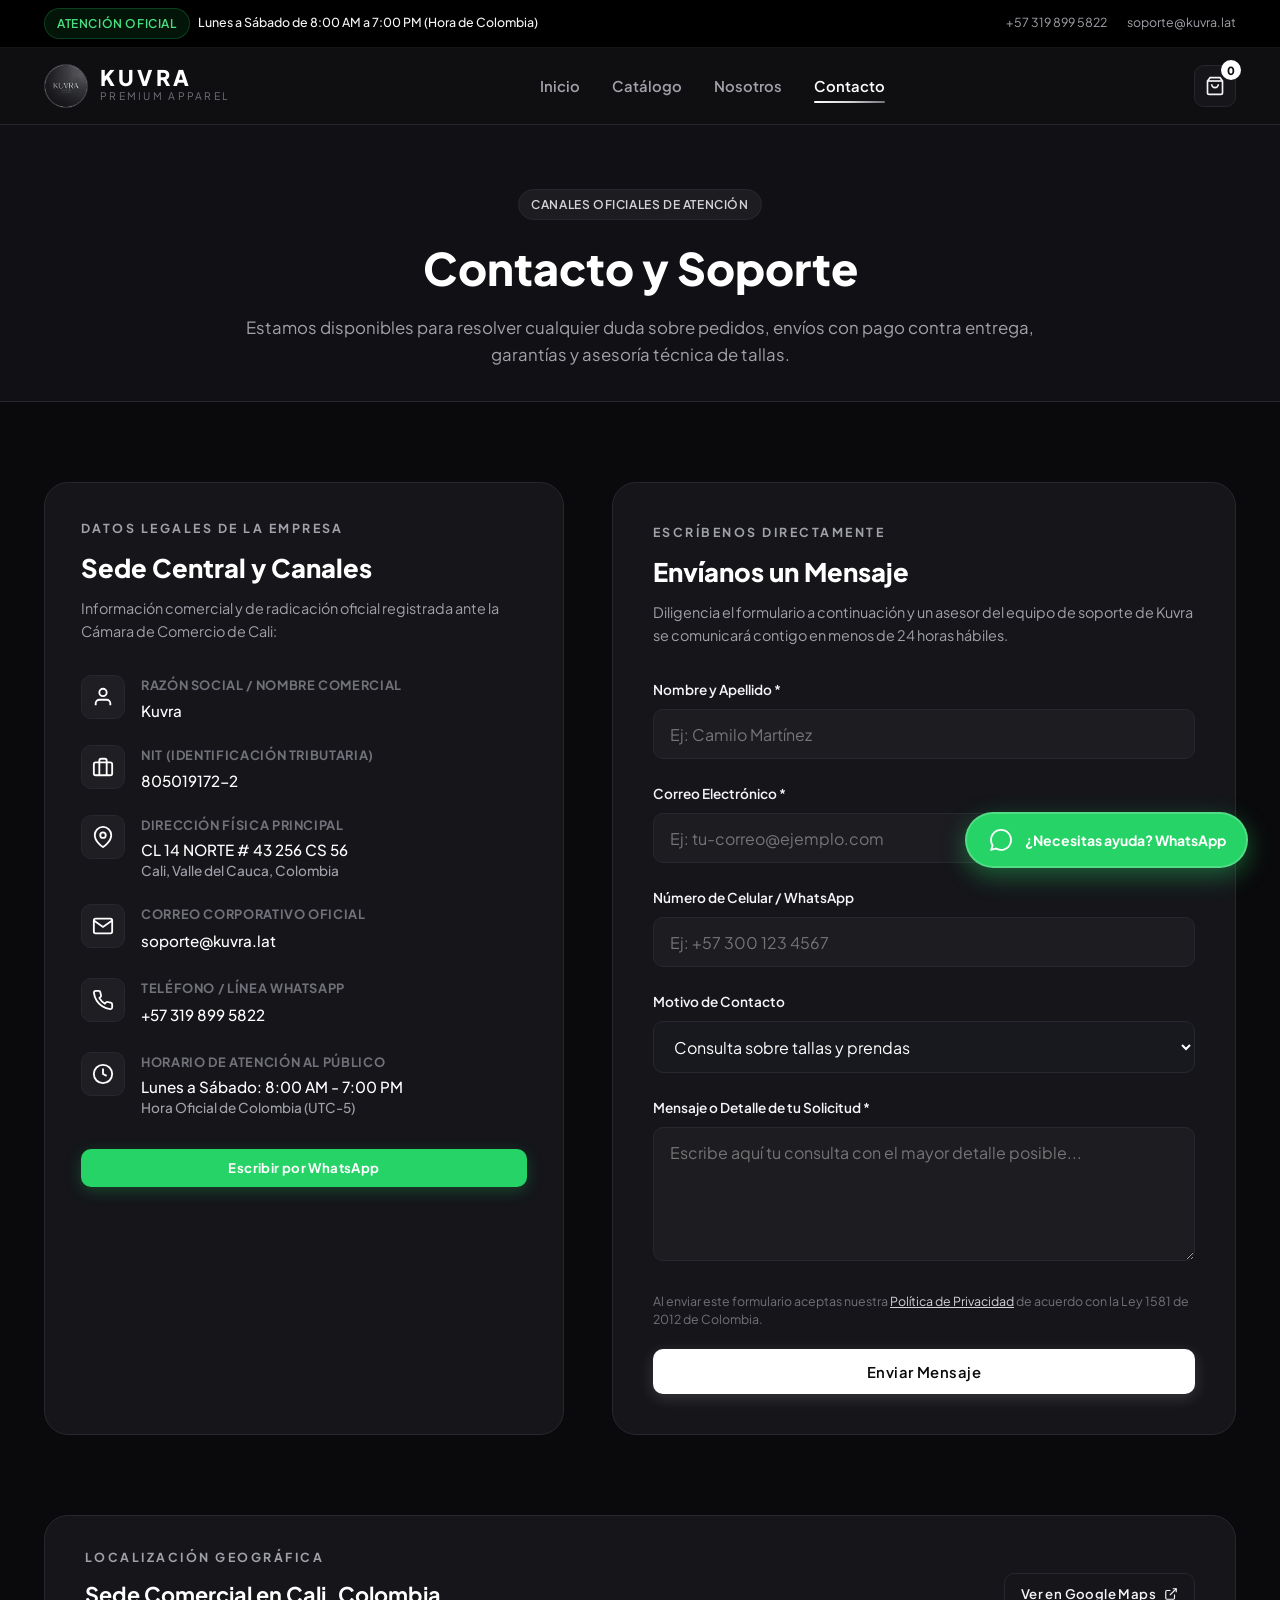
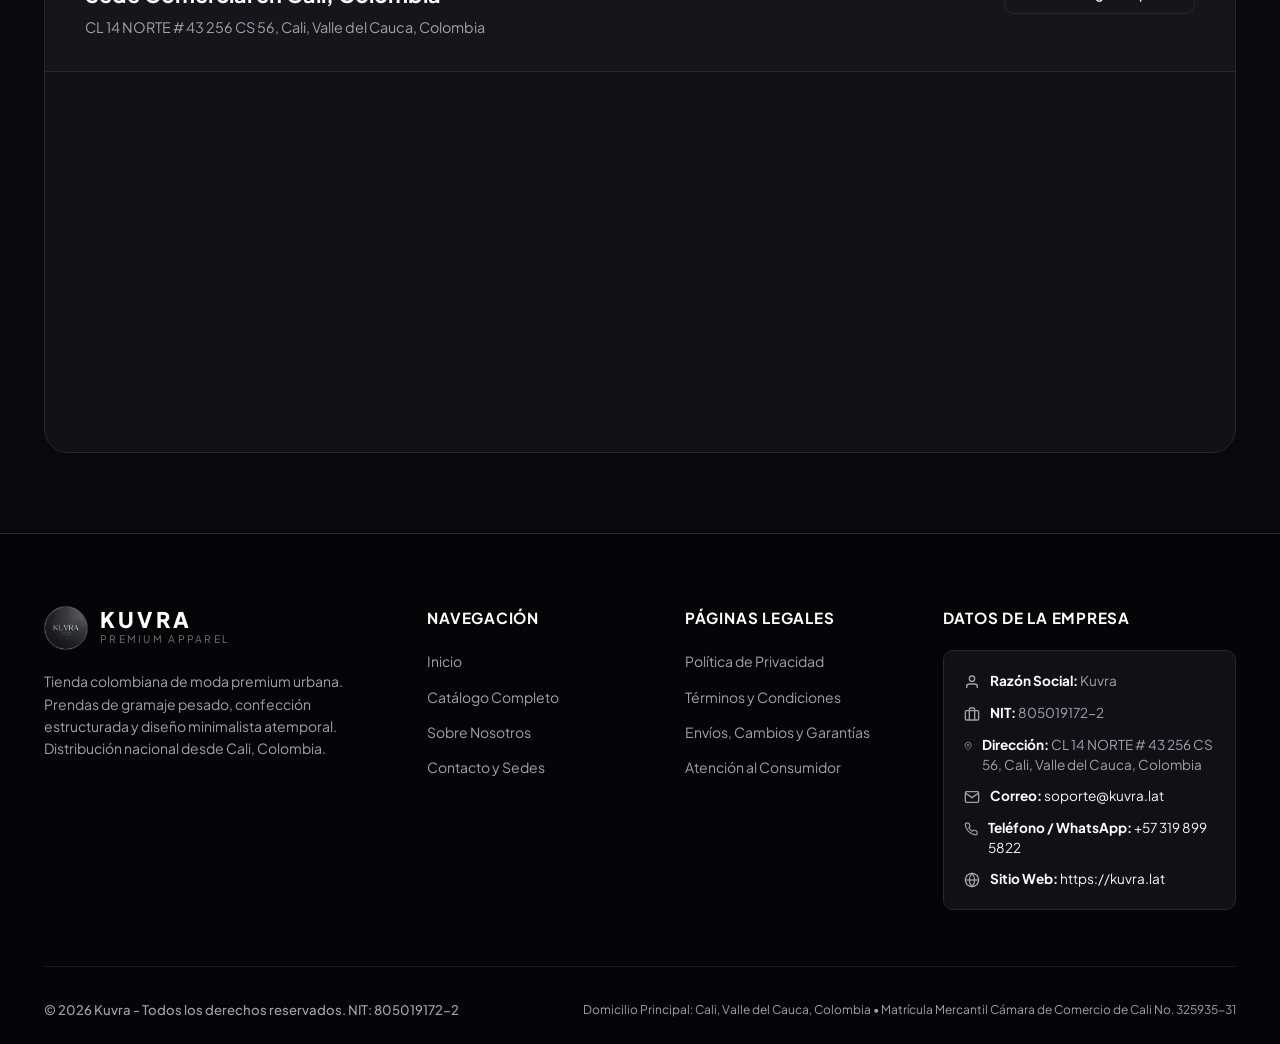
<file: contacto.html>
<!DOCTYPE html>
<html lang="es">
<head>
  <meta charset="UTF-8">
  <meta name="viewport" content="width=device-width, initial-scale=1.0">
  <title>Contacto y Atención al Cliente | Kuvra Colombia</title>
  <meta name="description" content="Ponte en contacto con Kuvra. Atención directa en Cali, Valle del Cauca, envíos a toda Colombia. Correo: soporte@kuvra.lat, WhatsApp: +57 319 899 5822.">
  <link rel="canonical" href="https://kuvra.lat/contacto.html">

  <!-- ===================================================================
       VERIFICACIÓN DE DOMINIO DE META BUSINESS MANAGER (FACEBOOK)
       =================================================================== -->
  <meta name="facebook-domain-verification" content="0fdotyp8c5jo9q2s3u1tojoyznkzd3" />

  <!-- Google Fonts -->
  <link rel="preconnect" href="https://fonts.googleapis.com">
  <link rel="preconnect" href="https://fonts.gstatic.com" crossorigin>
  <link href="https://fonts.googleapis.com/css2?family=Plus+Jakarta+Sans:wght@300;400;500;600;700;800&family=Cinzel:wght@600;700;800&display=swap" rel="stylesheet">

  <link rel="stylesheet" href="assets/css/style.css">
  <link rel="icon" type="image/jpeg" href="assets/images/logo.jpg">
</head>
<body>

  <!-- TOPBAR -->
  <div class="topbar">
    <div class="container topbar-content">
      <div class="topbar-badge">
        <span class="badge badge-green">ATENCIÓN OFICIAL</span>
        <span>Lunes a Sábado de 8:00 AM a 7:00 PM (Hora de Colombia)</span>
      </div>
      <div class="topbar-contact">
        <a href="tel:+573198995822">+57 319 899 5822</a>
        <a href="mailto:soporte@kuvra.lat">soporte@kuvra.lat</a>
      </div>
    </div>
  </div>

  <!-- HEADER -->
  <header class="site-header">
    <div class="container header-inner">
      <a href="index.html" class="brand-logo" title="Kuvra Clothing Colombia">
        <img src="assets/images/logo.jpg" alt="Logo Kuvra Clothing">
        <div class="brand-text">
          <span class="brand-title">KUVRA</span>
          <span class="brand-sub">PREMIUM APPAREL</span>
        </div>
      </a>

      <nav>
        <ul class="nav-desktop">
          <li><a href="index.html" class="nav-link">Inicio</a></li>
          <li><a href="catalogo.html" class="nav-link">Catálogo</a></li>
          <li><a href="nosotros.html" class="nav-link">Nosotros</a></li>
          <li><a href="contacto.html" class="nav-link active">Contacto</a></li>
        </ul>
      </nav>

      <div class="header-actions">
        <button class="cart-toggle-btn" aria-label="Ver bolsa de compras">
          <svg width="20" height="20" viewBox="0 0 24 24" fill="none" stroke="currentColor" stroke-width="2">
            <path d="M6 2L3 6v14a2 2 0 0 0 2 2h14a2 2 0 0 0 2-2V6l-3-4z"></path>
            <line x1="3" y1="6" x2="21" y2="6"></line>
            <path d="M16 10a4 4 0 0 1-8 0"></path>
          </svg>
          <span class="cart-count">0</span>
        </button>
        <button class="mobile-menu-toggle" id="mobileMenuToggle" aria-label="Abrir menú">
          <svg width="24" height="24" viewBox="0 0 24 24" fill="none" stroke="currentColor" stroke-width="2">
            <line x1="3" y1="12" x2="21" y2="12"></line>
            <line x1="3" y1="6" x2="21" y2="6"></line>
            <line x1="3" y1="18" x2="21" y2="18"></line>
          </svg>
        </button>
      </div>
    </div>
  </header>

  <!-- MENÚ MÓVIL -->
  <aside class="mobile-nav" id="mobileNav">
    <div class="mobile-nav-header">
      <div class="brand-logo">
        <img src="assets/images/logo.jpg" alt="Logo Kuvra" style="width: 36px; height: 36px;">
        <span class="brand-title" style="font-size: 1.15rem;">KUVRA</span>
      </div>
      <button id="mobileNavClose" style="background: none; border: none; color: #fff; font-size: 1.5rem; cursor: pointer;">&times;</button>
    </div>
    <ul class="mobile-nav-links">
      <li><a href="index.html">Inicio</a></li>
      <li><a href="catalogo.html">Catálogo Completo</a></li>
      <li><a href="nosotros.html">Sobre Nosotros</a></li>
      <li><a href="contacto.html" class="active">Contacto y Sedes</a></li>
      <li><a href="envios-y-devoluciones.html">Envíos y Devoluciones</a></li>
      <li><a href="terminos-y-condiciones.html">Términos y Condiciones</a></li>
      <li><a href="politica-de-privacidad.html">Política de Privacidad</a></li>
    </ul>
    <div class="mobile-nav-footer">
      <p><strong>Kuvra</strong> &bull; NIT: 805019172-2</p>
      <p style="margin-top: 0.25rem;">CL 14 NORTE # 43 256 CS 56, Cali, Colombia</p>
      <p style="margin-top: 0.25rem;">soporte@kuvra.lat</p>
    </div>
  </aside>
  <div class="menu-overlay" id="menuOverlay"></div>

  <!-- CABECERA DE CONTACTO -->
  <section class="legal-header">
    <div class="container container-narrow">
      <span class="badge" style="margin-bottom: 0.75rem;">CANALES OFICIALES DE ATENCIÓN</span>
      <h1 style="font-size: clamp(2rem, 3.5vw, 2.8rem); font-weight: 800; color: #fff; margin-bottom: 0.75rem;">
        Contacto y Soporte
      </h1>
      <p style="color: #a1a1aa; font-size: 1.05rem; line-height: 1.6;">
        Estamos disponibles para resolver cualquier duda sobre pedidos, envíos con pago contra entrega, garantías y asesoría técnica de tallas.
      </p>
    </div>
  </section>

  <!-- CONTENIDO PRINCIPAL DE CONTACTO -->
  <main class="section">
    <div class="container">
      <div class="contact-layout">
        <!-- Tarjeta de Datos Corporativos Oficiales -->
        <div class="contact-info-card">
          <span class="section-pretitle">DATOS LEGALES DE LA EMPRESA</span>
          <h2 style="font-size: 1.6rem; color: #fff; margin-bottom: 0.5rem; font-weight: 800;">
            Sede Central y Canales
          </h2>
          <p style="color: #a1a1aa; font-size: 0.9rem; line-height: 1.6;">
            Información comercial y de radicación oficial registrada ante la Cámara de Comercio de Cali:
          </p>

          <div class="contact-info-list">
            <div class="contact-info-item">
              <div class="contact-info-icon">
                <svg width="22" height="22" viewBox="0 0 24 24" fill="none" stroke="currentColor" stroke-width="2">
                  <path d="M20 21v-2a4 4 0 0 0-4-4H8a4 4 0 0 0-4 4v2"></path>
                  <circle cx="12" cy="7" r="4"></circle>
                </svg>
              </div>
              <div class="contact-info-meta">
                <h4>Razón Social / Nombre Comercial</h4>
                <p>Kuvra</p>
              </div>
            </div>

            <div class="contact-info-item">
              <div class="contact-info-icon">
                <svg width="22" height="22" viewBox="0 0 24 24" fill="none" stroke="currentColor" stroke-width="2">
                  <rect x="2" y="7" width="20" height="14" rx="2" ry="2"></rect>
                  <path d="M16 21V5a2 2 0 0 0-2-2h-4a2 2 0 0 0-2 2v16"></path>
                </svg>
              </div>
              <div class="contact-info-meta">
                <h4>NIT (Identificación Tributaria)</h4>
                <p>805019172-2</p>
              </div>
            </div>

            <div class="contact-info-item">
              <div class="contact-info-icon">
                <svg width="22" height="22" viewBox="0 0 24 24" fill="none" stroke="currentColor" stroke-width="2">
                  <path d="M21 10c0 7-9 13-9 13s-9-6-9-13a9 9 0 0 1 18 0z"></path>
                  <circle cx="12" cy="10" r="3"></circle>
                </svg>
              </div>
              <div class="contact-info-meta">
                <h4>Dirección Física Principal</h4>
                <p>CL 14 NORTE # 43 256 CS 56</p>
                <p style="color: #a1a1aa; font-size: 0.85rem;">Cali, Valle del Cauca, Colombia</p>
              </div>
            </div>

            <div class="contact-info-item">
              <div class="contact-info-icon">
                <svg width="22" height="22" viewBox="0 0 24 24" fill="none" stroke="currentColor" stroke-width="2">
                  <path d="M4 4h16c1.1 0 2 .9 2 2v12c0 1.1-.9 2-2 2H4c-1.1 0-2-.9-2-2V6c0-1.1.9-2 2-2z"></path>
                  <polyline points="22,6 12,13 2,6"></polyline>
                </svg>
              </div>
              <div class="contact-info-meta">
                <h4>Correo Corporativo Oficial</h4>
                <a href="mailto:soporte@kuvra.lat">soporte@kuvra.lat</a>
              </div>
            </div>

            <div class="contact-info-item">
              <div class="contact-info-icon">
                <svg width="22" height="22" viewBox="0 0 24 24" fill="none" stroke="currentColor" stroke-width="2">
                  <path d="M22 16.92v3a2 2 0 0 1-2.18 2 19.79 19.79 0 0 1-8.63-3.07 19.5 19.5 0 0 1-6-6 19.79 19.79 0 0 1-3.07-8.67A2 2 0 0 1 4.11 2h3a2 2 0 0 1 2 1.72 12.84 12.84 0 0 0 .7 2.81 2 2 0 0 1-.45 2.11L8.09 9.91a16 16 0 0 0 6 6l1.27-1.27a2 2 0 0 1 2.11-.45 12.84 12.84 0 0 0 2.81.7A2 2 0 0 1 22 16.92z"></path>
                </svg>
              </div>
              <div class="contact-info-meta">
                <h4>Teléfono / Línea WhatsApp</h4>
                <a href="https://wa.me/573198995822" target="_blank">+57 319 899 5822</a>
              </div>
            </div>

            <div class="contact-info-item">
              <div class="contact-info-icon">
                <svg width="22" height="22" viewBox="0 0 24 24" fill="none" stroke="currentColor" stroke-width="2">
                  <circle cx="12" cy="12" r="10"></circle>
                  <polyline points="12 6 12 12 16 14"></polyline>
                </svg>
              </div>
              <div class="contact-info-meta">
                <h4>Horario de Atención al Público</h4>
                <p>Lunes a Sábado: 8:00 AM - 7:00 PM</p>
                <p style="color: #a1a1aa; font-size: 0.85rem;">Hora Oficial de Colombia (UTC-5)</p>
              </div>
            </div>
          </div>

          <div style="margin-top: 1.5rem; display: flex; gap: 0.75rem;">
            <a href="https://wa.me/573198995822?text=Hola%20Kuvra,%20tengo%20una%20consulta%20general" target="_blank" class="btn btn-whatsapp btn-sm btn-block">
              Escribir por WhatsApp
            </a>
          </div>
        </div>

        <!-- Formulario de Contacto Funcional -->
        <div class="form-box">
          <span class="section-pretitle">ESCRÍBENOS DIRECTAMENTE</span>
          <h2 style="font-size: 1.6rem; color: #fff; margin-bottom: 0.5rem; font-weight: 800;">
            Envíanos un Mensaje
          </h2>
          <p style="color: #a1a1aa; font-size: 0.9rem; margin-bottom: 2rem;">
            Diligencia el formulario a continuación y un asesor del equipo de soporte de Kuvra se comunicará contigo en menos de 24 horas hábiles.
          </p>

          <form id="kuvraContactForm">
            <div class="form-group">
              <label for="contactName" class="form-label">Nombre y Apellido *</label>
              <input type="text" id="contactName" class="form-control" placeholder="Ej: Camilo Martínez" required>
            </div>

            <div class="form-group">
              <label for="contactEmail" class="form-label">Correo Electrónico *</label>
              <input type="email" id="contactEmail" class="form-control" placeholder="Ej: tu-correo@ejemplo.com" required>
            </div>

            <div class="form-group">
              <label for="contactPhone" class="form-label">Número de Celular / WhatsApp</label>
              <input type="tel" id="contactPhone" class="form-control" placeholder="Ej: +57 300 123 4567">
            </div>

            <div class="form-group">
              <label for="contactSubject" class="form-label">Motivo de Contacto</label>
              <select id="contactSubject" class="form-control" style="background: #18181f; cursor: pointer;">
                <option value="consulta_producto">Consulta sobre tallas y prendas</option>
                <option value="estado_pedido">Estado de mi pedido / Guía de envío</option>
                <option value="pago_contraentrega">Información sobre Pago Contra Entrega</option>
                <option value="garantia_cambio">Garantía, Cambio o Devolución</option>
                <option value="otro">Otro motivo comercial</option>
              </select>
            </div>

            <div class="form-group">
              <label for="contactMessage" class="form-label">Mensaje o Detalle de tu Solicitud *</label>
              <textarea id="contactMessage" rows="5" class="form-control" placeholder="Escribe aquí tu consulta con el mayor detalle posible..." required></textarea>
            </div>

            <p style="font-size: 0.775rem; color: var(--text-muted); margin-bottom: 1.25rem; line-height: 1.5;">
              Al enviar este formulario aceptas nuestra <a href="politica-de-privacidad.html" style="text-decoration: underline; color: #d4d4d8;">Política de Privacidad</a> de acuerdo con la Ley 1581 de 2012 de Colombia.
            </p>

            <button type="submit" class="btn btn-primary btn-block">
              Enviar Mensaje
            </button>

            <div id="formFeedback" class="form-feedback"></div>
          </form>
        </div>
      </div>

      <!-- UBICACIÓN Y MAPA DE CALI -->
      <div style="margin-top: 5rem; background: var(--bg-card); border: 1px solid var(--border-color); border-radius: var(--radius-xl); overflow: hidden;">
        <div style="padding: 2rem 2.5rem; border-bottom: 1px solid var(--border-color); display: flex; justify-content: space-between; align-items: center; flex-wrap: wrap; gap: 1rem;">
          <div>
            <span class="section-pretitle">LOCALIZACIÓN GEOGRÁFICA</span>
            <h3 style="font-size: 1.35rem; color: #fff; font-weight: 700;">Sede Comercial en Cali, Colombia</h3>
            <p style="color: #a1a1aa; font-size: 0.9rem; margin-top: 0.25rem;">
              CL 14 NORTE # 43 256 CS 56, Cali, Valle del Cauca, Colombia
            </p>
          </div>
          <a href="https://maps.google.com/?q=Cali,+Valle+del+Cauca,+Colombia" target="_blank" class="btn btn-secondary btn-sm">
            Ver en Google Maps
            <svg width="14" height="14" viewBox="0 0 24 24" fill="none" stroke="currentColor" stroke-width="2">
              <path d="M18 13v6a2 2 0 0 1-2 2H5a2 2 0 0 1-2-2V8a2 2 0 0 1 2-2h6"></path>
              <polyline points="15 3 21 3 21 9"></polyline>
              <line x1="10" y1="14" x2="21" y2="3"></line>
            </svg>
          </a>
        </div>
        <div style="position: relative; width: 100%; height: 380px; background: #111116;">
          <iframe 
            src="https://www.openstreetmap.org/export/embed.html?bbox=-76.545%2C3.445%2C-76.510%2C3.475&amp;layer=mapnik&amp;marker=3.460%2C-76.528" 
            style="width: 100%; height: 100%; border: none; filter: invert(90%) hue-rotate(180deg) contrast(1.1) brightness(0.9);"
            loading="lazy"
            title="Mapa de Ubicación Kuvra en Cali">
          </iframe>
        </div>
      </div>
    </div>
  </main>

  <!-- CARRITO DE COMPRAS -->
  <aside class="cart-drawer" id="cartDrawer">
    <div class="cart-header">
      <div style="display: flex; align-items: center; gap: 0.5rem;">
        <svg width="20" height="20" viewBox="0 0 24 24" fill="none" stroke="currentColor" stroke-width="2">
          <path d="M6 2L3 6v14a2 2 0 0 0 2 2h14a2 2 0 0 0 2-2V6l-3-4z"></path>
          <line x1="3" y1="6" x2="21" y2="6"></line>
          <path d="M16 10a4 4 0 0 1-8 0"></path>
        </svg>
        <h3 style="font-size: 1.1rem; color: #fff; font-weight: 700;">Tu Bolsa de Compras</h3>
      </div>
      <button id="cartCloseBtn" style="background: none; border: none; color: #fff; font-size: 1.5rem; cursor: pointer;">&times;</button>
    </div>
    <div class="cart-items-wrapper" id="cartItemsWrapper"></div>
    <div class="cart-footer">
      <div class="cart-total-row">
        <span class="cart-total-label">Subtotal estimado:</span>
        <span class="cart-total-amount" id="cartTotalDisplay">$0 COP</span>
      </div>
      <button class="btn btn-whatsapp btn-block" id="cartCheckoutBtn">
        Finalizar Pedido por WhatsApp
      </button>
    </div>
  </aside>

  <!-- BOTÓN FLOTANTE WHATSAPP -->
  <a href="https://wa.me/573198995822?text=Hola%20Kuvra,%20necesito%20soporte%20y%20asesor%C3%ADa" class="whatsapp-floating" target="_blank" title="Escríbenos a WhatsApp">
    <div class="whatsapp-icon-circle">
      <svg width="22" height="22" viewBox="0 0 24 24" fill="currentColor">
        <path d="M.057 24l1.687-6.163c-1.041-1.804-1.588-3.849-1.587-5.946.003-6.556 5.338-11.891 11.893-11.891 3.181.001 6.167 1.24 8.413 3.488 2.245 2.248 3.481 5.236 3.48 8.414-.003 6.557-5.338 11.892-11.893 11.892-1.99-.001-3.951-.5-5.688-1.448l-6.305 1.654zm6.597-3.807c1.676.995 3.276 1.591 5.392 1.592 5.448 0 9.886-4.434 9.889-9.885.002-5.462-4.415-9.89-9.881-9.892-5.452 0-9.887 4.434-9.889 9.884-.001 2.225.651 3.891 1.746 5.634l-.999 3.648 3.742-.981z"/>
      </svg>
    </div>
    <span>¿Necesitas ayuda? WhatsApp</span>
  </a>

  <!-- FOOTER LEGAL OBLIGATORIO -->
  <footer class="site-footer">
    <div class="container">
      <div class="footer-grid">
        <div class="footer-col-brand">
          <div class="brand-logo">
            <img src="assets/images/logo.jpg" alt="Logo Kuvra">
            <div class="brand-text">
              <span class="brand-title">KUVRA</span>
              <span class="brand-sub">PREMIUM APPAREL</span>
            </div>
          </div>
          <p class="footer-desc">
            Tienda colombiana de moda premium urbana. Prendas de gramaje pesado, confección estructurada y diseño minimalista atemporal. Distribución nacional desde Cali, Colombia.
          </p>
        </div>

        <div>
          <h4 class="footer-heading">Navegación</h4>
          <ul class="footer-links">
            <li><a href="index.html">Inicio</a></li>
            <li><a href="catalogo.html">Catálogo Completo</a></li>
            <li><a href="nosotros.html">Sobre Nosotros</a></li>
            <li><a href="contacto.html">Contacto y Sedes</a></li>
          </ul>
        </div>

        <div>
          <h4 class="footer-heading">Páginas Legales</h4>
          <ul class="footer-links">
            <li><a href="politica-de-privacidad.html">Política de Privacidad</a></li>
            <li><a href="terminos-y-condiciones.html">Términos y Condiciones</a></li>
            <li><a href="envios-y-devoluciones.html">Envíos, Cambios y Garantías</a></li>
            <li><a href="contacto.html">Atención al Consumidor</a></li>
          </ul>
        </div>

        <div>
          <h4 class="footer-heading">Datos de la Empresa</h4>
          <div class="footer-legal-card">
            <ul class="footer-legal-data-list">
              <li>
                <svg width="16" height="16" viewBox="0 0 24 24" fill="none" stroke="currentColor" stroke-width="2" style="margin-top: 3px;">
                  <path d="M20 21v-2a4 4 0 0 0-4-4H8a4 4 0 0 0-4 4v2"></path>
                  <circle cx="12" cy="7" r="4"></circle>
                </svg>
                <span><strong>Razón Social:</strong> Kuvra</span>
              </li>
              <li>
                <svg width="16" height="16" viewBox="0 0 24 24" fill="none" stroke="currentColor" stroke-width="2" style="margin-top: 3px;">
                  <rect x="2" y="7" width="20" height="14" rx="2" ry="2"></rect>
                  <path d="M16 21V5a2 2 0 0 0-2-2h-4a2 2 0 0 0-2 2v16"></path>
                </svg>
                <span><strong>NIT:</strong> 805019172-2</span>
              </li>
              <li>
                <svg width="16" height="16" viewBox="0 0 24 24" fill="none" stroke="currentColor" stroke-width="2" style="margin-top: 3px;">
                  <path d="M21 10c0 7-9 13-9 13s-9-6-9-13a9 9 0 0 1 18 0z"></path>
                  <circle cx="12" cy="10" r="3"></circle>
                </svg>
                <span><strong>Dirección:</strong> CL 14 NORTE # 43 256 CS 56, Cali, Valle del Cauca, Colombia</span>
              </li>
              <li>
                <svg width="16" height="16" viewBox="0 0 24 24" fill="none" stroke="currentColor" stroke-width="2" style="margin-top: 3px;">
                  <path d="M4 4h16c1.1 0 2 .9 2 2v12c0 1.1-.9 2-2 2H4c-1.1 0-2-.9-2-2V6c0-1.1.9-2 2-2z"></path>
                  <polyline points="22,6 12,13 2,6"></polyline>
                </svg>
                <span><strong>Correo:</strong> <a href="mailto:soporte@kuvra.lat">soporte@kuvra.lat</a></span>
              </li>
              <li>
                <svg width="16" height="16" viewBox="0 0 24 24" fill="none" stroke="currentColor" stroke-width="2" style="margin-top: 3px;">
                  <path d="M22 16.92v3a2 2 0 0 1-2.18 2 19.79 19.79 0 0 1-8.63-3.07 19.5 19.5 0 0 1-6-6 19.79 19.79 0 0 1-3.07-8.67A2 2 0 0 1 4.11 2h3a2 2 0 0 1 2 1.72 12.84 12.84 0 0 0 .7 2.81 2 2 0 0 1-.45 2.11L8.09 9.91a16 16 0 0 0 6 6l1.27-1.27a2 2 0 0 1 2.11-.45 12.84 12.84 0 0 0 2.81.7A2 2 0 0 1 22 16.92z"></path>
                </svg>
                <span><strong>Teléfono / WhatsApp:</strong> <a href="tel:+573198995822">+57 319 899 5822</a></span>
              </li>
              <li>
                <svg width="16" height="16" viewBox="0 0 24 24" fill="none" stroke="currentColor" stroke-width="2" style="margin-top: 3px;">
                  <circle cx="12" cy="12" r="10"></circle>
                  <line x1="2" y1="12" x2="22" y2="12"></line>
                  <path d="M12 2a15.3 15.3 0 0 1 4 10 15.3 15.3 0 0 1-4 10 15.3 15.3 0 0 1-4-10 15.3 15.3 0 0 1 4-10z"></path>
                </svg>
                <span><strong>Sitio Web:</strong> <a href="https://kuvra.lat">https://kuvra.lat</a></span>
              </li>
            </ul>
          </div>
        </div>
      </div>

      <div class="footer-bottom">
        <div class="footer-copy">
          &copy; 2026 Kuvra - Todos los derechos reservados. NIT: 805019172-2
        </div>
        <div class="footer-meta-verif">
          Domicilio Principal: Cali, Valle del Cauca, Colombia &bull; Matrícula Mercantil Cámara de Comercio de Cali No. 325935-31
        </div>
      </div>
    </div>
  </footer>

  <script src="assets/js/main.js"></script>
</body>
</html>
</file>
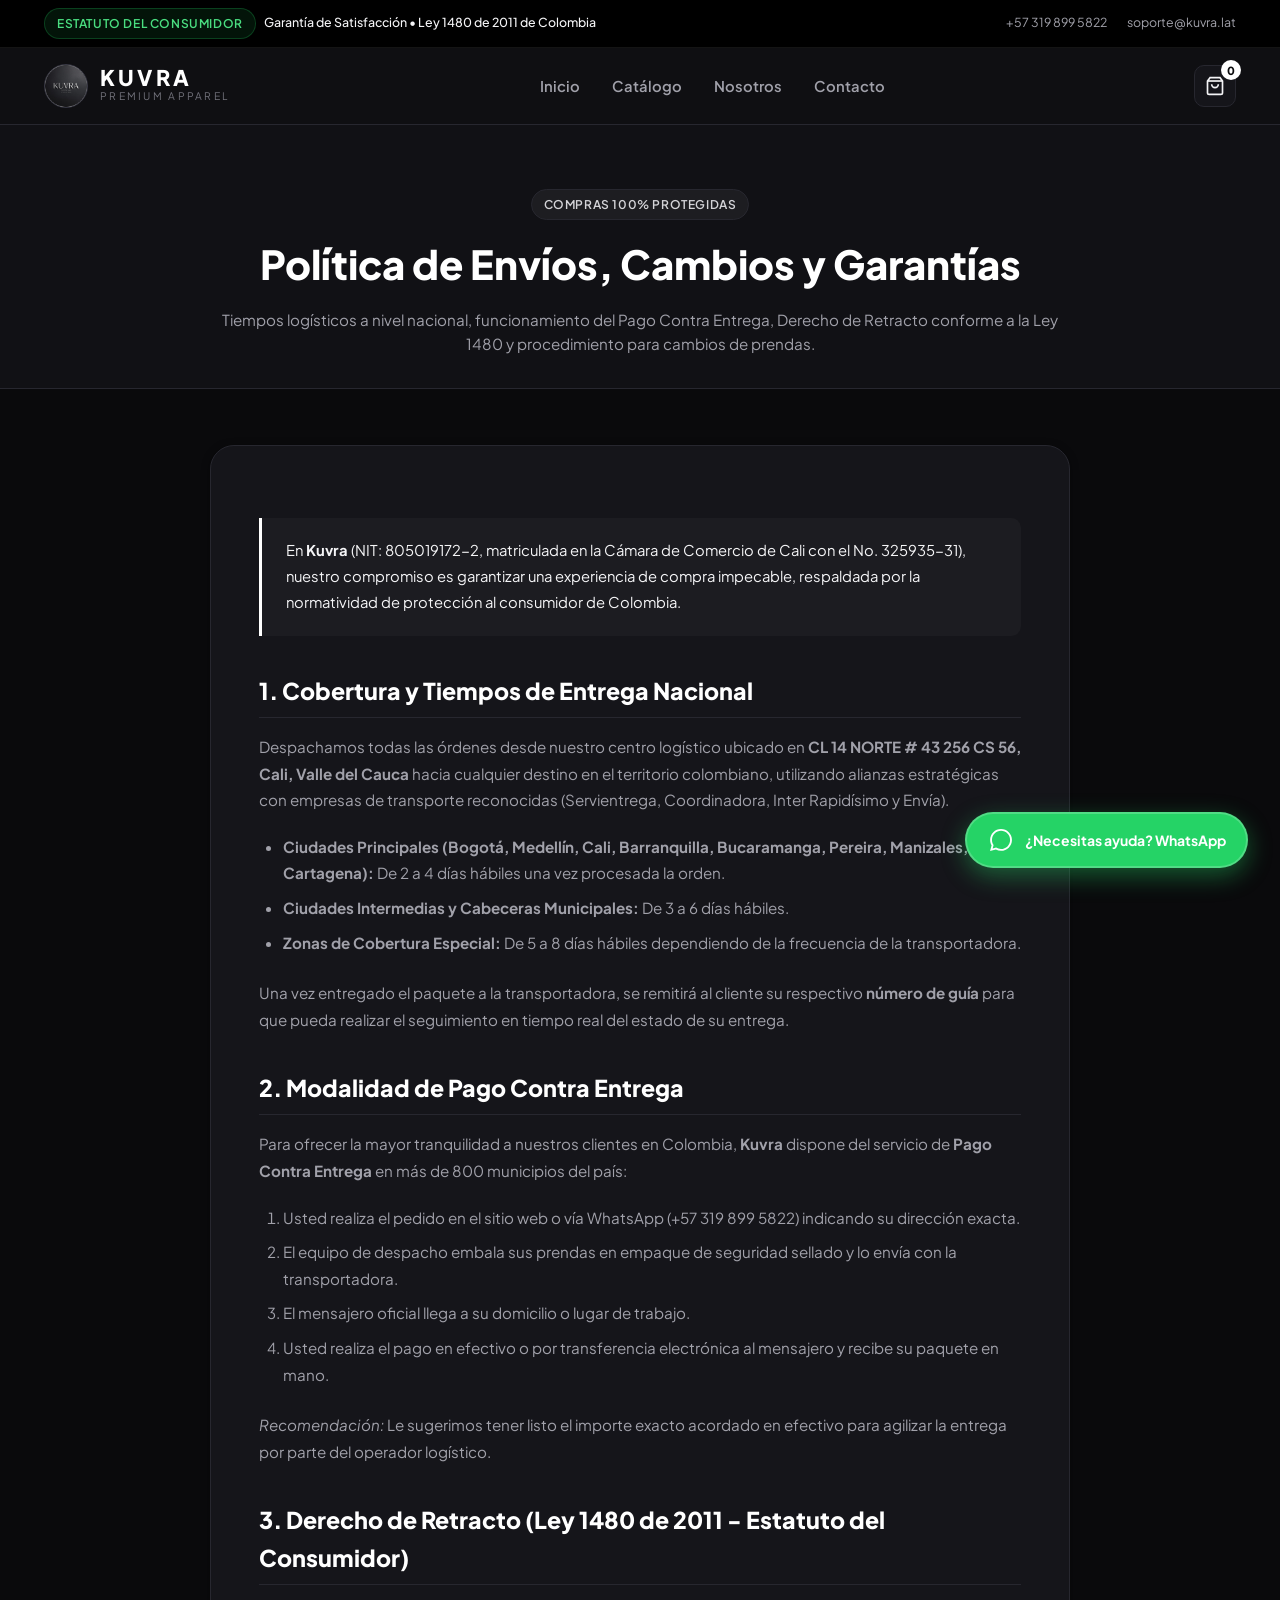
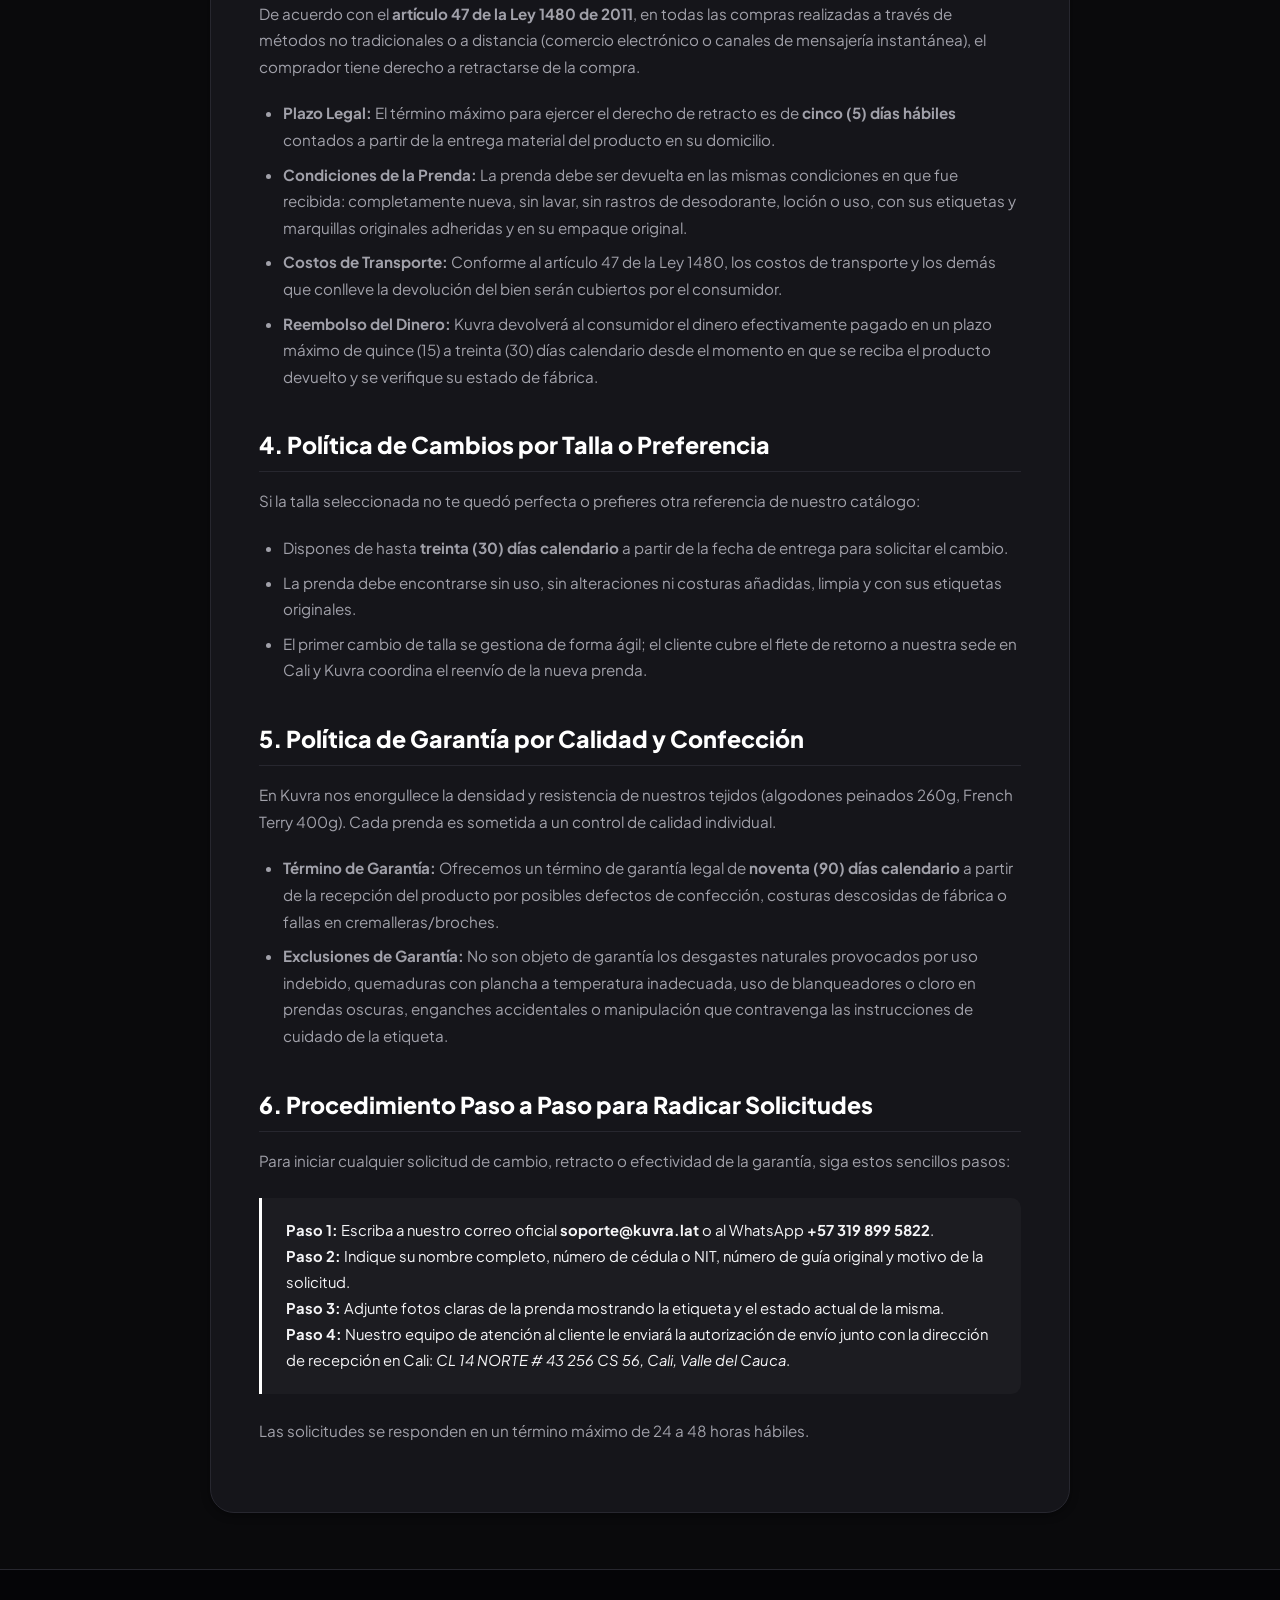
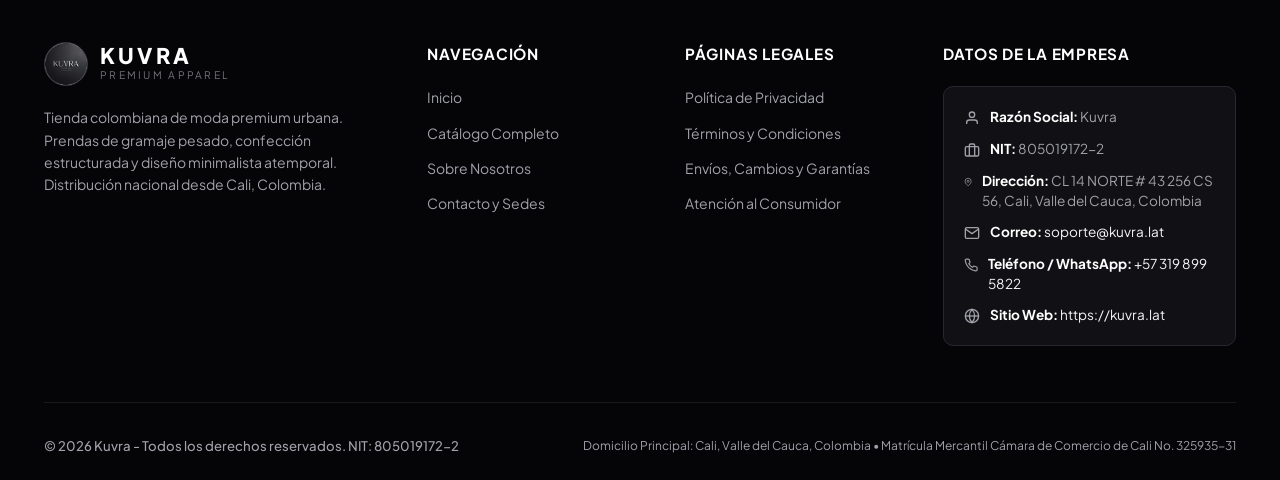
<file: envios-y-devoluciones.html>
<!DOCTYPE html>
<html lang="es">
<head>
  <meta charset="UTF-8">
  <meta name="viewport" content="width=device-width, initial-scale=1.0">
  <title>Política de Envíos, Cambios y Garantías | Kuvra Colombia (Ley 1480)</title>
  <meta name="description" content="Conoce la política de envíos nacionales, Pago Contra Entrega, Derecho de Retracto (Ley 1480 de 2011) y proceso de cambios y garantías de Kuvra (NIT 805019172-2).">
  <link rel="canonical" href="https://kuvra.lat/envios-y-devoluciones.html">

  <!-- ===================================================================
       VERIFICACIÓN DE DOMINIO DE META BUSINESS MANAGER (FACEBOOK)
       =================================================================== -->
  <meta name="facebook-domain-verification" content="0fdotyp8c5jo9q2s3u1tojoyznkzd3" />

  <!-- Google Fonts -->
  <link rel="preconnect" href="https://fonts.googleapis.com">
  <link rel="preconnect" href="https://fonts.gstatic.com" crossorigin>
  <link href="https://fonts.googleapis.com/css2?family=Plus+Jakarta+Sans:wght@300;400;500;600;700;800&family=Cinzel:wght@600;700;800&display=swap" rel="stylesheet">

  <link rel="stylesheet" href="assets/css/style.css">
  <link rel="icon" type="image/jpeg" href="assets/images/logo.jpg">
</head>
<body>

  <!-- TOPBAR -->
  <div class="topbar">
    <div class="container topbar-content">
      <div class="topbar-badge">
        <span class="badge badge-green">ESTATUTO DEL CONSUMIDOR</span>
        <span>Garantía de Satisfacción &bull; Ley 1480 de 2011 de Colombia</span>
      </div>
      <div class="topbar-contact">
        <a href="tel:+573198995822">+57 319 899 5822</a>
        <a href="mailto:soporte@kuvra.lat">soporte@kuvra.lat</a>
      </div>
    </div>
  </div>

  <!-- HEADER -->
  <header class="site-header">
    <div class="container header-inner">
      <a href="index.html" class="brand-logo" title="Kuvra Clothing Colombia">
        <img src="assets/images/logo.jpg" alt="Logo Kuvra Clothing">
        <div class="brand-text">
          <span class="brand-title">KUVRA</span>
          <span class="brand-sub">PREMIUM APPAREL</span>
        </div>
      </a>

      <nav>
        <ul class="nav-desktop">
          <li><a href="index.html" class="nav-link">Inicio</a></li>
          <li><a href="catalogo.html" class="nav-link">Catálogo</a></li>
          <li><a href="nosotros.html" class="nav-link">Nosotros</a></li>
          <li><a href="contacto.html" class="nav-link">Contacto</a></li>
        </ul>
      </nav>

      <div class="header-actions">
        <button class="cart-toggle-btn" aria-label="Ver bolsa de compras">
          <svg width="20" height="20" viewBox="0 0 24 24" fill="none" stroke="currentColor" stroke-width="2">
            <path d="M6 2L3 6v14a2 2 0 0 0 2 2h14a2 2 0 0 0 2-2V6l-3-4z"></path>
            <line x1="3" y1="6" x2="21" y2="6"></line>
            <path d="M16 10a4 4 0 0 1-8 0"></path>
          </svg>
          <span class="cart-count">0</span>
        </button>
        <button class="mobile-menu-toggle" id="mobileMenuToggle" aria-label="Abrir menú">
          <svg width="24" height="24" viewBox="0 0 24 24" fill="none" stroke="currentColor" stroke-width="2">
            <line x1="3" y1="12" x2="21" y2="12"></line>
            <line x1="3" y1="6" x2="21" y2="6"></line>
            <line x1="3" y1="18" x2="21" y2="18"></line>
          </svg>
        </button>
      </div>
    </div>
  </header>

  <!-- MENÚ MÓVIL -->
  <aside class="mobile-nav" id="mobileNav">
    <div class="mobile-nav-header">
      <div class="brand-logo">
        <img src="assets/images/logo.jpg" alt="Logo Kuvra" style="width: 36px; height: 36px;">
        <span class="brand-title" style="font-size: 1.15rem;">KUVRA</span>
      </div>
      <button id="mobileNavClose" style="background: none; border: none; color: #fff; font-size: 1.5rem; cursor: pointer;">&times;</button>
    </div>
    <ul class="mobile-nav-links">
      <li><a href="index.html">Inicio</a></li>
      <li><a href="catalogo.html">Catálogo Completo</a></li>
      <li><a href="nosotros.html">Sobre Nosotros</a></li>
      <li><a href="contacto.html">Contacto y Sedes</a></li>
      <li><a href="envios-y-devoluciones.html" class="active">Envíos y Devoluciones</a></li>
      <li><a href="terminos-y-condiciones.html">Términos y Condiciones</a></li>
      <li><a href="politica-de-privacidad.html">Política de Privacidad</a></li>
    </ul>
    <div class="mobile-nav-footer">
      <p><strong>Kuvra</strong> &bull; NIT: 805019172-2</p>
      <p style="margin-top: 0.25rem;">CL 14 NORTE # 43 256 CS 56, Cali, Colombia</p>
      <p style="margin-top: 0.25rem;">soporte@kuvra.lat</p>
    </div>
  </aside>
  <div class="menu-overlay" id="menuOverlay"></div>

  <!-- CABECERA LEGAL -->
  <section class="legal-header">
    <div class="container container-narrow">
      <span class="badge" style="margin-bottom: 0.75rem;">COMPRAS 100% PROTEGIDAS</span>
      <h1 style="font-size: clamp(1.8rem, 3.2vw, 2.5rem); font-weight: 800; color: #fff; margin-bottom: 0.75rem;">
        Política de Envíos, Cambios y Garantías
      </h1>
      <p style="color: #a1a1aa; font-size: 0.95rem; line-height: 1.6;">
        Tiempos logísticos a nivel nacional, funcionamiento del Pago Contra Entrega, Derecho de Retracto conforme a la Ley 1480 y procedimiento para cambios de prendas.
      </p>
    </div>
  </section>

  <!-- CONTENIDO -->
  <main class="legal-content container">
    <article class="legal-article">
      <div class="legal-callout">
        <p>
          En <strong>Kuvra</strong> (NIT: 805019172-2, matriculada en la Cámara de Comercio de Cali con el No. 325935-31), nuestro compromiso es garantizar una experiencia de compra impecable, respaldada por la normatividad de protección al consumidor de Colombia.
        </p>
      </div>

      <h2>1. Cobertura y Tiempos de Entrega Nacional</h2>
      <p>
        Despachamos todas las órdenes desde nuestro centro logístico ubicado en <strong>CL 14 NORTE # 43 256 CS 56, Cali, Valle del Cauca</strong> hacia cualquier destino en el territorio colombiano, utilizando alianzas estratégicas con empresas de transporte reconocidas (Servientrega, Coordinadora, Inter Rapidísimo y Envía).
      </p>
      <ul>
        <li><strong>Ciudades Principales (Bogotá, Medellín, Cali, Barranquilla, Bucaramanga, Pereira, Manizales, Cartagena):</strong> De 2 a 4 días hábiles una vez procesada la orden.</li>
        <li><strong>Ciudades Intermedias y Cabeceras Municipales:</strong> De 3 a 6 días hábiles.</li>
        <li><strong>Zonas de Cobertura Especial:</strong> De 5 a 8 días hábiles dependiendo de la frecuencia de la transportadora.</li>
      </ul>
      <p>
        Una vez entregado el paquete a la transportadora, se remitirá al cliente su respectivo <strong>número de guía</strong> para que pueda realizar el seguimiento en tiempo real del estado de su entrega.
      </p>

      <h2>2. Modalidad de Pago Contra Entrega</h2>
      <p>
        Para ofrecer la mayor tranquilidad a nuestros clientes en Colombia, <strong>Kuvra</strong> dispone del servicio de <strong>Pago Contra Entrega</strong> en más de 800 municipios del país:
      </p>
      <ol>
        <li>Usted realiza el pedido en el sitio web o vía WhatsApp (+57 319 899 5822) indicando su dirección exacta.</li>
        <li>El equipo de despacho embala sus prendas en empaque de seguridad sellado y lo envía con la transportadora.</li>
        <li>El mensajero oficial llega a su domicilio o lugar de trabajo.</li>
        <li>Usted realiza el pago en efectivo o por transferencia electrónica al mensajero y recibe su paquete en mano.</li>
      </ol>
      <p>
        <em>Recomendación:</em> Le sugerimos tener listo el importe exacto acordado en efectivo para agilizar la entrega por parte del operador logístico.
      </p>

      <h2>3. Derecho de Retracto (Ley 1480 de 2011 - Estatuto del Consumidor)</h2>
      <p>
        De acuerdo con el <strong>artículo 47 de la Ley 1480 de 2011</strong>, en todas las compras realizadas a través de métodos no tradicionales o a distancia (comercio electrónico o canales de mensajería instantánea), el comprador tiene derecho a retractarse de la compra.
      </p>
      <ul>
        <li><strong>Plazo Legal:</strong> El término máximo para ejercer el derecho de retracto es de <strong>cinco (5) días hábiles</strong> contados a partir de la entrega material del producto en su domicilio.</li>
        <li><strong>Condiciones de la Prenda:</strong> La prenda debe ser devuelta en las mismas condiciones en que fue recibida: completamente nueva, sin lavar, sin rastros de desodorante, loción o uso, con sus etiquetas y marquillas originales adheridas y en su empaque original.</li>
        <li><strong>Costos de Transporte:</strong> Conforme al artículo 47 de la Ley 1480, los costos de transporte y los demás que conlleve la devolución del bien serán cubiertos por el consumidor.</li>
        <li><strong>Reembolso del Dinero:</strong> Kuvra devolverá al consumidor el dinero efectivamente pagado en un plazo máximo de quince (15) a treinta (30) días calendario desde el momento en que se reciba el producto devuelto y se verifique su estado de fábrica.</li>
      </ul>

      <h2>4. Política de Cambios por Talla o Preferencia</h2>
      <p>
        Si la talla seleccionada no te quedó perfecta o prefieres otra referencia de nuestro catálogo:
      </p>
      <ul>
        <li>Dispones de hasta <strong>treinta (30) días calendario</strong> a partir de la fecha de entrega para solicitar el cambio.</li>
        <li>La prenda debe encontrarse sin uso, sin alteraciones ni costuras añadidas, limpia y con sus etiquetas originales.</li>
        <li>El primer cambio de talla se gestiona de forma ágil; el cliente cubre el flete de retorno a nuestra sede en Cali y Kuvra coordina el reenvío de la nueva prenda.</li>
      </ul>

      <h2>5. Política de Garantía por Calidad y Confección</h2>
      <p>
        En Kuvra nos enorgullece la densidad y resistencia de nuestros tejidos (algodones peinados 260g, French Terry 400g). Cada prenda es sometida a un control de calidad individual.
      </p>
      <ul>
        <li><strong>Término de Garantía:</strong> Ofrecemos un término de garantía legal de <strong>noventa (90) días calendario</strong> a partir de la recepción del producto por posibles defectos de confección, costuras descosidas de fábrica o fallas en cremalleras/broches.</li>
        <li><strong>Exclusiones de Garantía:</strong> No son objeto de garantía los desgastes naturales provocados por uso indebido, quemaduras con plancha a temperatura inadecuada, uso de blanqueadores o cloro en prendas oscuras, enganches accidentales o manipulación que contravenga las instrucciones de cuidado de la etiqueta.</li>
      </ul>

      <h2>6. Procedimiento Paso a Paso para Radicar Solicitudes</h2>
      <p>
        Para iniciar cualquier solicitud de cambio, retracto o efectividad de la garantía, siga estos sencillos pasos:
      </p>
      <div class="legal-callout">
        <p><strong>Paso 1:</strong> Escriba a nuestro correo oficial <strong>soporte@kuvra.lat</strong> o al WhatsApp <strong>+57 319 899 5822</strong>.</p>
        <p><strong>Paso 2:</strong> Indique su nombre completo, número de cédula o NIT, número de guía original y motivo de la solicitud.</p>
        <p><strong>Paso 3:</strong> Adjunte fotos claras de la prenda mostrando la etiqueta y el estado actual de la misma.</p>
        <p><strong>Paso 4:</strong> Nuestro equipo de atención al cliente le enviará la autorización de envío junto con la dirección de recepción en Cali: <em>CL 14 NORTE # 43 256 CS 56, Cali, Valle del Cauca</em>.</p>
      </div>
      <p>
        Las solicitudes se responden en un término máximo de 24 a 48 horas hábiles.
      </p>
    </article>
  </main>

  <!-- CARRITO DE COMPRAS -->
  <aside class="cart-drawer" id="cartDrawer">
    <div class="cart-header">
      <div style="display: flex; align-items: center; gap: 0.5rem;">
        <svg width="20" height="20" viewBox="0 0 24 24" fill="none" stroke="currentColor" stroke-width="2">
          <path d="M6 2L3 6v14a2 2 0 0 0 2 2h14a2 2 0 0 0 2-2V6l-3-4z"></path>
          <line x1="3" y1="6" x2="21" y2="6"></line>
          <path d="M16 10a4 4 0 0 1-8 0"></path>
        </svg>
        <h3 style="font-size: 1.1rem; color: #fff; font-weight: 700;">Tu Bolsa de Compras</h3>
      </div>
      <button id="cartCloseBtn" style="background: none; border: none; color: #fff; font-size: 1.5rem; cursor: pointer;">&times;</button>
    </div>
    <div class="cart-items-wrapper" id="cartItemsWrapper"></div>
    <div class="cart-footer">
      <div class="cart-total-row">
        <span class="cart-total-label">Subtotal estimado:</span>
        <span class="cart-total-amount" id="cartTotalDisplay">$0 COP</span>
      </div>
      <button class="btn btn-whatsapp btn-block" id="cartCheckoutBtn">
        Finalizar Pedido por WhatsApp
      </button>
    </div>
  </aside>

  <!-- BOTÓN FLOTANTE WHATSAPP -->
  <a href="https://wa.me/573198995822?text=Hola%20Kuvra,%20tengo%20una%20consulta%20sobre%20env%C3%ADos%20o%20cambios" class="whatsapp-floating" target="_blank" title="Escríbenos a WhatsApp">
    <div class="whatsapp-icon-circle">
      <svg width="22" height="22" viewBox="0 0 24 24" fill="currentColor">
        <path d="M.057 24l1.687-6.163c-1.041-1.804-1.588-3.849-1.587-5.946.003-6.556 5.338-11.891 11.893-11.891 3.181.001 6.167 1.24 8.413 3.488 2.245 2.248 3.481 5.236 3.48 8.414-.003 6.557-5.338 11.892-11.893 11.892-1.99-.001-3.951-.5-5.688-1.448l-6.305 1.654zm6.597-3.807c1.676.995 3.276 1.591 5.392 1.592 5.448 0 9.886-4.434 9.889-9.885.002-5.462-4.415-9.89-9.881-9.892-5.452 0-9.887 4.434-9.889 9.884-.001 2.225.651 3.891 1.746 5.634l-.999 3.648 3.742-.981z"/>
      </svg>
    </div>
    <span>¿Necesitas ayuda? WhatsApp</span>
  </a>

  <!-- FOOTER LEGAL OBLIGATORIO -->
  <footer class="site-footer">
    <div class="container">
      <div class="footer-grid">
        <div class="footer-col-brand">
          <div class="brand-logo">
            <img src="assets/images/logo.jpg" alt="Logo Kuvra">
            <div class="brand-text">
              <span class="brand-title">KUVRA</span>
              <span class="brand-sub">PREMIUM APPAREL</span>
            </div>
          </div>
          <p class="footer-desc">
            Tienda colombiana de moda premium urbana. Prendas de gramaje pesado, confección estructurada y diseño minimalista atemporal. Distribución nacional desde Cali, Colombia.
          </p>
        </div>

        <div>
          <h4 class="footer-heading">Navegación</h4>
          <ul class="footer-links">
            <li><a href="index.html">Inicio</a></li>
            <li><a href="catalogo.html">Catálogo Completo</a></li>
            <li><a href="nosotros.html">Sobre Nosotros</a></li>
            <li><a href="contacto.html">Contacto y Sedes</a></li>
          </ul>
        </div>

        <div>
          <h4 class="footer-heading">Páginas Legales</h4>
          <ul class="footer-links">
            <li><a href="politica-de-privacidad.html">Política de Privacidad</a></li>
            <li><a href="terminos-y-condiciones.html">Términos y Condiciones</a></li>
            <li><a href="envios-y-devoluciones.html">Envíos, Cambios y Garantías</a></li>
            <li><a href="contacto.html">Atención al Consumidor</a></li>
          </ul>
        </div>

        <div>
          <h4 class="footer-heading">Datos de la Empresa</h4>
          <div class="footer-legal-card">
            <ul class="footer-legal-data-list">
              <li>
                <svg width="16" height="16" viewBox="0 0 24 24" fill="none" stroke="currentColor" stroke-width="2" style="margin-top: 3px;">
                  <path d="M20 21v-2a4 4 0 0 0-4-4H8a4 4 0 0 0-4 4v2"></path>
                  <circle cx="12" cy="7" r="4"></circle>
                </svg>
                <span><strong>Razón Social:</strong> Kuvra</span>
              </li>
              <li>
                <svg width="16" height="16" viewBox="0 0 24 24" fill="none" stroke="currentColor" stroke-width="2" style="margin-top: 3px;">
                  <rect x="2" y="7" width="20" height="14" rx="2" ry="2"></rect>
                  <path d="M16 21V5a2 2 0 0 0-2-2h-4a2 2 0 0 0-2 2v16"></path>
                </svg>
                <span><strong>NIT:</strong> 805019172-2</span>
              </li>
              <li>
                <svg width="16" height="16" viewBox="0 0 24 24" fill="none" stroke="currentColor" stroke-width="2" style="margin-top: 3px;">
                  <path d="M21 10c0 7-9 13-9 13s-9-6-9-13a9 9 0 0 1 18 0z"></path>
                  <circle cx="12" cy="10" r="3"></circle>
                </svg>
                <span><strong>Dirección:</strong> CL 14 NORTE # 43 256 CS 56, Cali, Valle del Cauca, Colombia</span>
              </li>
              <li>
                <svg width="16" height="16" viewBox="0 0 24 24" fill="none" stroke="currentColor" stroke-width="2" style="margin-top: 3px;">
                  <path d="M4 4h16c1.1 0 2 .9 2 2v12c0 1.1-.9 2-2 2H4c-1.1 0-2-.9-2-2V6c0-1.1.9-2 2-2z"></path>
                  <polyline points="22,6 12,13 2,6"></polyline>
                </svg>
                <span><strong>Correo:</strong> <a href="mailto:soporte@kuvra.lat">soporte@kuvra.lat</a></span>
              </li>
              <li>
                <svg width="16" height="16" viewBox="0 0 24 24" fill="none" stroke="currentColor" stroke-width="2" style="margin-top: 3px;">
                  <path d="M22 16.92v3a2 2 0 0 1-2.18 2 19.79 19.79 0 0 1-8.63-3.07 19.5 19.5 0 0 1-6-6 19.79 19.79 0 0 1-3.07-8.67A2 2 0 0 1 4.11 2h3a2 2 0 0 1 2 1.72 12.84 12.84 0 0 0 .7 2.81 2 2 0 0 1-.45 2.11L8.09 9.91a16 16 0 0 0 6 6l1.27-1.27a2 2 0 0 1 2.11-.45 12.84 12.84 0 0 0 2.81.7A2 2 0 0 1 22 16.92z"></path>
                </svg>
                <span><strong>Teléfono / WhatsApp:</strong> <a href="tel:+573198995822">+57 319 899 5822</a></span>
              </li>
              <li>
                <svg width="16" height="16" viewBox="0 0 24 24" fill="none" stroke="currentColor" stroke-width="2" style="margin-top: 3px;">
                  <circle cx="12" cy="12" r="10"></circle>
                  <line x1="2" y1="12" x2="22" y2="12"></line>
                  <path d="M12 2a15.3 15.3 0 0 1 4 10 15.3 15.3 0 0 1-4 10 15.3 15.3 0 0 1-4-10 15.3 15.3 0 0 1 4-10z"></path>
                </svg>
                <span><strong>Sitio Web:</strong> <a href="https://kuvra.lat">https://kuvra.lat</a></span>
              </li>
            </ul>
          </div>
        </div>
      </div>

      <div class="footer-bottom">
        <div class="footer-copy">
          &copy; 2026 Kuvra - Todos los derechos reservados. NIT: 805019172-2
        </div>
        <div class="footer-meta-verif">
          Domicilio Principal: Cali, Valle del Cauca, Colombia &bull; Matrícula Mercantil Cámara de Comercio de Cali No. 325935-31
        </div>
      </div>
    </div>
  </footer>

  <script src="assets/js/main.js"></script>
</body>
</html>
</file>
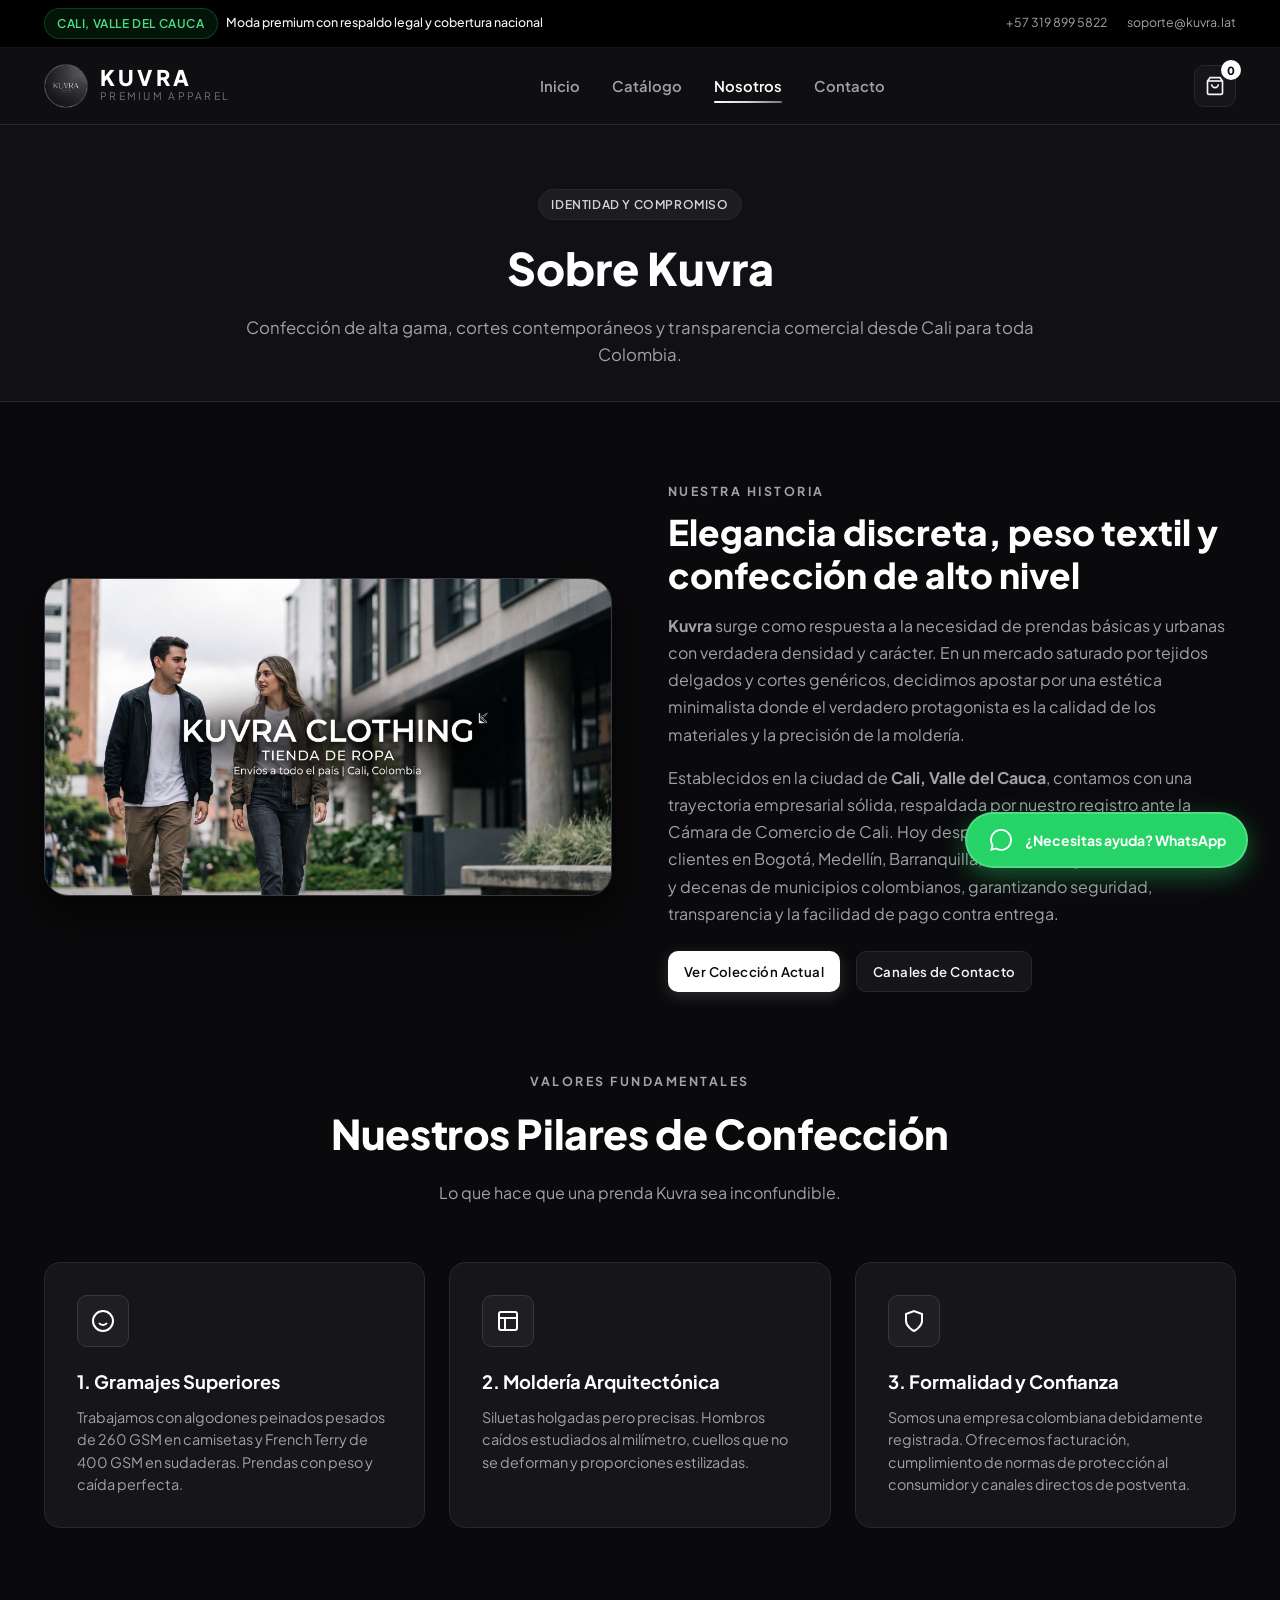
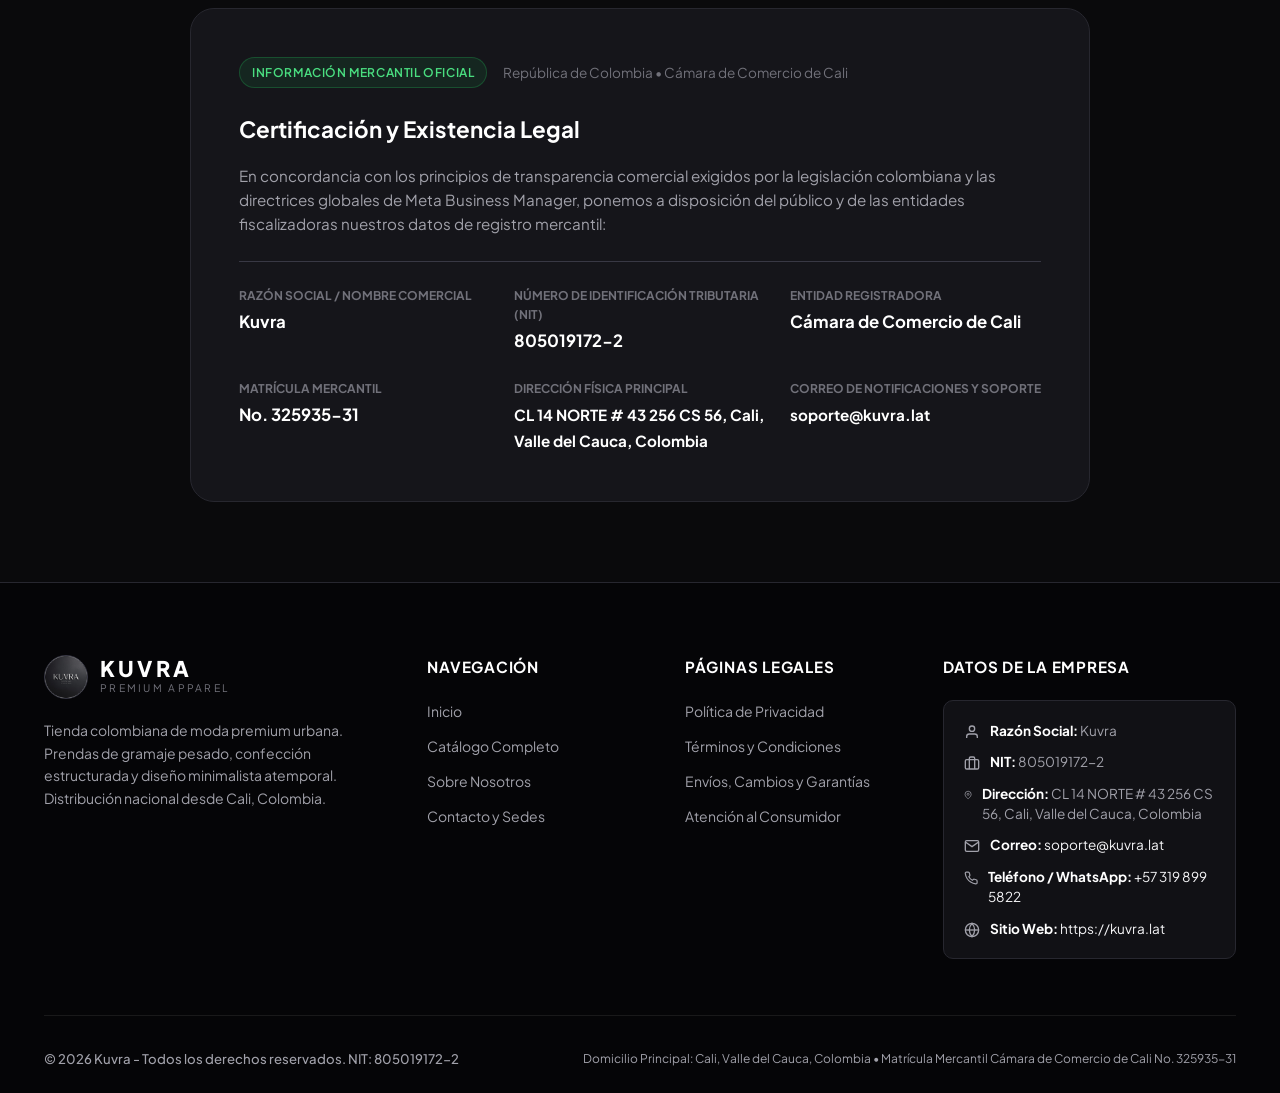
<file: nosotros.html>
<!DOCTYPE html>
<html lang="es">
<head>
  <meta charset="UTF-8">
  <meta name="viewport" content="width=device-width, initial-scale=1.0">
  <title>Sobre Nosotros | Kuvra - Tienda de Ropa en Cali, Colombia</title>
  <meta name="description" content="Conoce la trayectoria de Kuvra, tienda de moda premium establecida en Cali, Valle del Cauca, con matrícula mercantil CCC 325935-31 y cobertura en toda Colombia.">
  <link rel="canonical" href="https://kuvra.lat/nosotros.html">

  <!-- ===================================================================
       VERIFICACIÓN DE DOMINIO DE META BUSINESS MANAGER (FACEBOOK)
       =================================================================== -->
  <meta name="facebook-domain-verification" content="0fdotyp8c5jo9q2s3u1tojoyznkzd3" />

  <!-- Google Fonts -->
  <link rel="preconnect" href="https://fonts.googleapis.com">
  <link rel="preconnect" href="https://fonts.gstatic.com" crossorigin>
  <link href="https://fonts.googleapis.com/css2?family=Plus+Jakarta+Sans:wght@300;400;500;600;700;800&family=Cinzel:wght@600;700;800&display=swap" rel="stylesheet">

  <link rel="stylesheet" href="assets/css/style.css">
  <link rel="icon" type="image/jpeg" href="assets/images/logo.jpg">
</head>
<body>

  <!-- TOPBAR -->
  <div class="topbar">
    <div class="container topbar-content">
      <div class="topbar-badge">
        <span class="badge badge-green">CALI, VALLE DEL CAUCA</span>
        <span>Moda premium con respaldo legal y cobertura nacional</span>
      </div>
      <div class="topbar-contact">
        <a href="tel:+573198995822">+57 319 899 5822</a>
        <a href="mailto:soporte@kuvra.lat">soporte@kuvra.lat</a>
      </div>
    </div>
  </div>

  <!-- HEADER -->
  <header class="site-header">
    <div class="container header-inner">
      <a href="index.html" class="brand-logo" title="Kuvra Clothing Colombia">
        <img src="assets/images/logo.jpg" alt="Logo Kuvra Clothing">
        <div class="brand-text">
          <span class="brand-title">KUVRA</span>
          <span class="brand-sub">PREMIUM APPAREL</span>
        </div>
      </a>

      <nav>
        <ul class="nav-desktop">
          <li><a href="index.html" class="nav-link">Inicio</a></li>
          <li><a href="catalogo.html" class="nav-link">Catálogo</a></li>
          <li><a href="nosotros.html" class="nav-link active">Nosotros</a></li>
          <li><a href="contacto.html" class="nav-link">Contacto</a></li>
        </ul>
      </nav>

      <div class="header-actions">
        <button class="cart-toggle-btn" aria-label="Ver bolsa de compras">
          <svg width="20" height="20" viewBox="0 0 24 24" fill="none" stroke="currentColor" stroke-width="2">
            <path d="M6 2L3 6v14a2 2 0 0 0 2 2h14a2 2 0 0 0 2-2V6l-3-4z"></path>
            <line x1="3" y1="6" x2="21" y2="6"></line>
            <path d="M16 10a4 4 0 0 1-8 0"></path>
          </svg>
          <span class="cart-count">0</span>
        </button>
        <button class="mobile-menu-toggle" id="mobileMenuToggle" aria-label="Abrir menú">
          <svg width="24" height="24" viewBox="0 0 24 24" fill="none" stroke="currentColor" stroke-width="2">
            <line x1="3" y1="12" x2="21" y2="12"></line>
            <line x1="3" y1="6" x2="21" y2="6"></line>
            <line x1="3" y1="18" x2="21" y2="18"></line>
          </svg>
        </button>
      </div>
    </div>
  </header>

  <!-- MENÚ MÓVIL -->
  <aside class="mobile-nav" id="mobileNav">
    <div class="mobile-nav-header">
      <div class="brand-logo">
        <img src="assets/images/logo.jpg" alt="Logo Kuvra" style="width: 36px; height: 36px;">
        <span class="brand-title" style="font-size: 1.15rem;">KUVRA</span>
      </div>
      <button id="mobileNavClose" style="background: none; border: none; color: #fff; font-size: 1.5rem; cursor: pointer;">&times;</button>
    </div>
    <ul class="mobile-nav-links">
      <li><a href="index.html">Inicio</a></li>
      <li><a href="catalogo.html">Catálogo Completo</a></li>
      <li><a href="nosotros.html" class="active">Sobre Nosotros</a></li>
      <li><a href="contacto.html">Contacto y Sedes</a></li>
      <li><a href="envios-y-devoluciones.html">Envíos y Devoluciones</a></li>
      <li><a href="terminos-y-condiciones.html">Términos y Condiciones</a></li>
      <li><a href="politica-de-privacidad.html">Política de Privacidad</a></li>
    </ul>
    <div class="mobile-nav-footer">
      <p><strong>Kuvra</strong> &bull; NIT: 805019172-2</p>
      <p style="margin-top: 0.25rem;">CL 14 NORTE # 43 256 CS 56, Cali, Colombia</p>
      <p style="margin-top: 0.25rem;">soporte@kuvra.lat</p>
    </div>
  </aside>
  <div class="menu-overlay" id="menuOverlay"></div>

  <!-- CABECERA DE SECCIÓN -->
  <section class="legal-header">
    <div class="container container-narrow">
      <span class="badge" style="margin-bottom: 0.75rem;">IDENTIDAD Y COMPROMISO</span>
      <h1 style="font-size: clamp(2rem, 3.5vw, 2.8rem); font-weight: 800; color: #fff; margin-bottom: 0.75rem;">
        Sobre Kuvra
      </h1>
      <p style="color: #a1a1aa; font-size: 1.05rem; line-height: 1.6;">
        Confección de alta gama, cortes contemporáneos y transparencia comercial desde Cali para toda Colombia.
      </p>
    </div>
  </section>

  <!-- CONTENIDO SOBRE NOSOTROS -->
  <main class="section">
    <div class="container">
      <div class="about-grid" style="margin-bottom: 5rem;">
        <div class="about-visual">
          <div class="about-image-card">
            <img src="assets/images/hero-banner.jpg" alt="Kuvra Clothing Cali">
          </div>
        </div>
        <div>
          <span class="section-pretitle">NUESTRA HISTORIA</span>
          <h2 style="font-size: 2.2rem; font-weight: 800; color: #fff; margin-bottom: 1rem; line-height: 1.2;">
            Elegancia discreta, peso textil y confección de alto nivel
          </h2>
          <p style="color: #a1a1aa; font-size: 1rem; line-height: 1.7; margin-bottom: 1rem;">
            <strong>Kuvra</strong> surge como respuesta a la necesidad de prendas básicas y urbanas con verdadera densidad y carácter. En un mercado saturado por tejidos delgados y cortes genéricos, decidimos apostar por una estética minimalista donde el verdadero protagonista es la calidad de los materiales y la precisión de la moldería.
          </p>
          <p style="color: #a1a1aa; font-size: 1rem; line-height: 1.7; margin-bottom: 1.5rem;">
            Establecidos en la ciudad de <strong>Cali, Valle del Cauca</strong>, contamos con una trayectoria empresarial sólida, respaldada por nuestro registro ante la Cámara de Comercio de Cali. Hoy despachamos nuestras colecciones a clientes en Bogotá, Medellín, Barranquilla, Bucaramanga, Pereira, Manizales y decenas de municipios colombianos, garantizando seguridad, transparencia y la facilidad de pago contra entrega.
          </p>
          <div style="display: flex; gap: 1rem; flex-wrap: wrap;">
            <a href="catalogo.html" class="btn btn-primary btn-sm">Ver Colección Actual</a>
            <a href="contacto.html" class="btn btn-secondary btn-sm">Canales de Contacto</a>
          </div>
        </div>
      </div>

      <!-- PILARES DE LA MARCA -->
      <div style="margin-bottom: 5rem;">
        <div class="section-header">
          <span class="section-pretitle">VALORES FUNDAMENTALES</span>
          <h2 class="section-title">Nuestros Pilares de Confección</h2>
          <p class="section-subtitle">Lo que hace que una prenda Kuvra sea inconfundible.</p>
        </div>

        <div class="benefits-grid">
          <div class="benefit-card">
            <div class="benefit-icon-wrapper">
              <svg width="24" height="24" viewBox="0 0 24 24" fill="none" stroke="currentColor" stroke-width="2">
                <circle cx="12" cy="12" r="10"></circle>
                <path d="M8 14s1.5 2 4 2 4-2 4-2"></path>
                <line x1="9" y1="9" x2="9.01" y2="9"></line>
                <line x1="15" y1="9" x2="15.01" y2="9"></line>
              </svg>
            </div>
            <h3>1. Gramajes Superiores</h3>
            <p>
              Trabajamos con algodones peinados pesados de 260 GSM en camisetas y French Terry de 400 GSM en sudaderas. Prendas con peso y caída perfecta.
            </p>
          </div>

          <div class="benefit-card">
            <div class="benefit-icon-wrapper">
              <svg width="24" height="24" viewBox="0 0 24 24" fill="none" stroke="currentColor" stroke-width="2">
                <rect x="3" y="3" width="18" height="18" rx="2" ry="2"></rect>
                <line x1="3" y1="9" x2="21" y2="9"></line>
                <line x1="9" y1="21" x2="9" y2="9"></line>
              </svg>
            </div>
            <h3>2. Moldería Arquitectónica</h3>
            <p>
              Siluetas holgadas pero precisas. Hombros caídos estudiados al milímetro, cuellos que no se deforman y proporciones estilizadas.
            </p>
          </div>

          <div class="benefit-card">
            <div class="benefit-icon-wrapper">
              <svg width="24" height="24" viewBox="0 0 24 24" fill="none" stroke="currentColor" stroke-width="2">
                <path d="M12 22s8-4 8-10V5l-8-3-8 3v7c0 6 8 10 8 10z"></path>
              </svg>
            </div>
            <h3>3. Formalidad y Confianza</h3>
            <p>
              Somos una empresa colombiana debidamente registrada. Ofrecemos facturación, cumplimiento de normas de protección al consumidor y canales directos de postventa.
            </p>
          </div>
        </div>
      </div>

      <!-- RECUADRO DE DATOS MERCANTILES Y CÁMARA DE COMERCIO -->
      <div style="background: var(--bg-card); border: 1px solid var(--border-color); border-radius: var(--radius-xl); padding: 3rem; max-width: 900px; margin: 0 auto;">
        <div style="display: flex; align-items: center; gap: 1rem; margin-bottom: 1.5rem; flex-wrap: wrap;">
          <span class="badge badge-green">INFORMACIÓN MERCANTIL OFICIAL</span>
          <span style="color: var(--text-muted); font-size: 0.85rem;">República de Colombia &bull; Cámara de Comercio de Cali</span>
        </div>
        <h3 style="font-size: 1.4rem; color: #fff; margin-bottom: 1rem;">Certificación y Existencia Legal</h3>
        <p style="color: #a1a1aa; font-size: 0.95rem; line-height: 1.6; margin-bottom: 1.5rem;">
          En concordancia con los principios de transparencia comercial exigidos por la legislación colombiana y las directrices globales de Meta Business Manager, ponemos a disposición del público y de las entidades fiscalizadoras nuestros datos de registro mercantil:
        </p>

        <div style="display: grid; grid-template-columns: repeat(auto-fit, minmax(240px, 1fr)); gap: 1.5rem; border-top: 1px solid var(--border-light); padding-top: 1.5rem;">
          <div>
            <span style="font-size: 0.75rem; text-transform: uppercase; color: var(--text-muted); font-weight: 700; display: block; margin-bottom: 0.25rem;">Razón Social / Nombre Comercial</span>
            <strong style="color: #fff; font-size: 1.05rem;">Kuvra</strong>
          </div>
          <div>
            <span style="font-size: 0.75rem; text-transform: uppercase; color: var(--text-muted); font-weight: 700; display: block; margin-bottom: 0.25rem;">Número de Identificación Tributaria (NIT)</span>
            <strong style="color: #fff; font-size: 1.05rem;">805019172-2</strong>
          </div>
          <div>
            <span style="font-size: 0.75rem; text-transform: uppercase; color: var(--text-muted); font-weight: 700; display: block; margin-bottom: 0.25rem;">Entidad Registradora</span>
            <strong style="color: #fff; font-size: 1.05rem;">Cámara de Comercio de Cali</strong>
          </div>
          <div>
            <span style="font-size: 0.75rem; text-transform: uppercase; color: var(--text-muted); font-weight: 700; display: block; margin-bottom: 0.25rem;">Matrícula Mercantil</span>
            <strong style="color: #fff; font-size: 1.05rem;">No. 325935-31</strong>
          </div>
          <div>
            <span style="font-size: 0.75rem; text-transform: uppercase; color: var(--text-muted); font-weight: 700; display: block; margin-bottom: 0.25rem;">Dirección Física Principal</span>
            <strong style="color: #fff; font-size: 0.95rem;">CL 14 NORTE # 43 256 CS 56, Cali, Valle del Cauca, Colombia</strong>
          </div>
          <div>
            <span style="font-size: 0.75rem; text-transform: uppercase; color: var(--text-muted); font-weight: 700; display: block; margin-bottom: 0.25rem;">Correo de Notificaciones y Soporte</span>
            <strong style="color: #fff; font-size: 0.95rem;">soporte@kuvra.lat</strong>
          </div>
        </div>
      </div>
    </div>
  </main>

  <!-- CARRITO DE COMPRAS -->
  <aside class="cart-drawer" id="cartDrawer">
    <div class="cart-header">
      <div style="display: flex; align-items: center; gap: 0.5rem;">
        <svg width="20" height="20" viewBox="0 0 24 24" fill="none" stroke="currentColor" stroke-width="2">
          <path d="M6 2L3 6v14a2 2 0 0 0 2 2h14a2 2 0 0 0 2-2V6l-3-4z"></path>
          <line x1="3" y1="6" x2="21" y2="6"></line>
          <path d="M16 10a4 4 0 0 1-8 0"></path>
        </svg>
        <h3 style="font-size: 1.1rem; color: #fff; font-weight: 700;">Tu Bolsa de Compras</h3>
      </div>
      <button id="cartCloseBtn" style="background: none; border: none; color: #fff; font-size: 1.5rem; cursor: pointer;">&times;</button>
    </div>
    <div class="cart-items-wrapper" id="cartItemsWrapper"></div>
    <div class="cart-footer">
      <div class="cart-total-row">
        <span class="cart-total-label">Subtotal estimado:</span>
        <span class="cart-total-amount" id="cartTotalDisplay">$0 COP</span>
      </div>
      <button class="btn btn-whatsapp btn-block" id="cartCheckoutBtn">
        Finalizar Pedido por WhatsApp
      </button>
    </div>
  </aside>

  <!-- BOTÓN FLOTANTE WHATSAPP -->
  <a href="https://wa.me/573198995822?text=Hola%20Kuvra,%20deseo%20m%C3%A1s%20informaci%C3%B3n%20sobre%20la%20marca" class="whatsapp-floating" target="_blank" title="Escríbenos a WhatsApp">
    <div class="whatsapp-icon-circle">
      <svg width="22" height="22" viewBox="0 0 24 24" fill="currentColor">
        <path d="M.057 24l1.687-6.163c-1.041-1.804-1.588-3.849-1.587-5.946.003-6.556 5.338-11.891 11.893-11.891 3.181.001 6.167 1.24 8.413 3.488 2.245 2.248 3.481 5.236 3.48 8.414-.003 6.557-5.338 11.892-11.893 11.892-1.99-.001-3.951-.5-5.688-1.448l-6.305 1.654zm6.597-3.807c1.676.995 3.276 1.591 5.392 1.592 5.448 0 9.886-4.434 9.889-9.885.002-5.462-4.415-9.89-9.881-9.892-5.452 0-9.887 4.434-9.889 9.884-.001 2.225.651 3.891 1.746 5.634l-.999 3.648 3.742-.981z"/>
      </svg>
    </div>
    <span>¿Necesitas ayuda? WhatsApp</span>
  </a>

  <!-- FOOTER LEGAL OBLIGATORIO -->
  <footer class="site-footer">
    <div class="container">
      <div class="footer-grid">
        <div class="footer-col-brand">
          <div class="brand-logo">
            <img src="assets/images/logo.jpg" alt="Logo Kuvra">
            <div class="brand-text">
              <span class="brand-title">KUVRA</span>
              <span class="brand-sub">PREMIUM APPAREL</span>
            </div>
          </div>
          <p class="footer-desc">
            Tienda colombiana de moda premium urbana. Prendas de gramaje pesado, confección estructurada y diseño minimalista atemporal. Distribución nacional desde Cali, Colombia.
          </p>
        </div>

        <div>
          <h4 class="footer-heading">Navegación</h4>
          <ul class="footer-links">
            <li><a href="index.html">Inicio</a></li>
            <li><a href="catalogo.html">Catálogo Completo</a></li>
            <li><a href="nosotros.html">Sobre Nosotros</a></li>
            <li><a href="contacto.html">Contacto y Sedes</a></li>
          </ul>
        </div>

        <div>
          <h4 class="footer-heading">Páginas Legales</h4>
          <ul class="footer-links">
            <li><a href="politica-de-privacidad.html">Política de Privacidad</a></li>
            <li><a href="terminos-y-condiciones.html">Términos y Condiciones</a></li>
            <li><a href="envios-y-devoluciones.html">Envíos, Cambios y Garantías</a></li>
            <li><a href="contacto.html">Atención al Consumidor</a></li>
          </ul>
        </div>

        <div>
          <h4 class="footer-heading">Datos de la Empresa</h4>
          <div class="footer-legal-card">
            <ul class="footer-legal-data-list">
              <li>
                <svg width="16" height="16" viewBox="0 0 24 24" fill="none" stroke="currentColor" stroke-width="2" style="margin-top: 3px;">
                  <path d="M20 21v-2a4 4 0 0 0-4-4H8a4 4 0 0 0-4 4v2"></path>
                  <circle cx="12" cy="7" r="4"></circle>
                </svg>
                <span><strong>Razón Social:</strong> Kuvra</span>
              </li>
              <li>
                <svg width="16" height="16" viewBox="0 0 24 24" fill="none" stroke="currentColor" stroke-width="2" style="margin-top: 3px;">
                  <rect x="2" y="7" width="20" height="14" rx="2" ry="2"></rect>
                  <path d="M16 21V5a2 2 0 0 0-2-2h-4a2 2 0 0 0-2 2v16"></path>
                </svg>
                <span><strong>NIT:</strong> 805019172-2</span>
              </li>
              <li>
                <svg width="16" height="16" viewBox="0 0 24 24" fill="none" stroke="currentColor" stroke-width="2" style="margin-top: 3px;">
                  <path d="M21 10c0 7-9 13-9 13s-9-6-9-13a9 9 0 0 1 18 0z"></path>
                  <circle cx="12" cy="10" r="3"></circle>
                </svg>
                <span><strong>Dirección:</strong> CL 14 NORTE # 43 256 CS 56, Cali, Valle del Cauca, Colombia</span>
              </li>
              <li>
                <svg width="16" height="16" viewBox="0 0 24 24" fill="none" stroke="currentColor" stroke-width="2" style="margin-top: 3px;">
                  <path d="M4 4h16c1.1 0 2 .9 2 2v12c0 1.1-.9 2-2 2H4c-1.1 0-2-.9-2-2V6c0-1.1.9-2 2-2z"></path>
                  <polyline points="22,6 12,13 2,6"></polyline>
                </svg>
                <span><strong>Correo:</strong> <a href="mailto:soporte@kuvra.lat">soporte@kuvra.lat</a></span>
              </li>
              <li>
                <svg width="16" height="16" viewBox="0 0 24 24" fill="none" stroke="currentColor" stroke-width="2" style="margin-top: 3px;">
                  <path d="M22 16.92v3a2 2 0 0 1-2.18 2 19.79 19.79 0 0 1-8.63-3.07 19.5 19.5 0 0 1-6-6 19.79 19.79 0 0 1-3.07-8.67A2 2 0 0 1 4.11 2h3a2 2 0 0 1 2 1.72 12.84 12.84 0 0 0 .7 2.81 2 2 0 0 1-.45 2.11L8.09 9.91a16 16 0 0 0 6 6l1.27-1.27a2 2 0 0 1 2.11-.45 12.84 12.84 0 0 0 2.81.7A2 2 0 0 1 22 16.92z"></path>
                </svg>
                <span><strong>Teléfono / WhatsApp:</strong> <a href="tel:+573198995822">+57 319 899 5822</a></span>
              </li>
              <li>
                <svg width="16" height="16" viewBox="0 0 24 24" fill="none" stroke="currentColor" stroke-width="2" style="margin-top: 3px;">
                  <circle cx="12" cy="12" r="10"></circle>
                  <line x1="2" y1="12" x2="22" y2="12"></line>
                  <path d="M12 2a15.3 15.3 0 0 1 4 10 15.3 15.3 0 0 1-4 10 15.3 15.3 0 0 1-4-10 15.3 15.3 0 0 1 4-10z"></path>
                </svg>
                <span><strong>Sitio Web:</strong> <a href="https://kuvra.lat">https://kuvra.lat</a></span>
              </li>
            </ul>
          </div>
        </div>
      </div>

      <div class="footer-bottom">
        <div class="footer-copy">
          &copy; 2026 Kuvra - Todos los derechos reservados. NIT: 805019172-2
        </div>
        <div class="footer-meta-verif">
          Domicilio Principal: Cali, Valle del Cauca, Colombia &bull; Matrícula Mercantil Cámara de Comercio de Cali No. 325935-31
        </div>
      </div>
    </div>
  </footer>

  <script src="assets/js/main.js"></script>
</body>
</html>
</file>
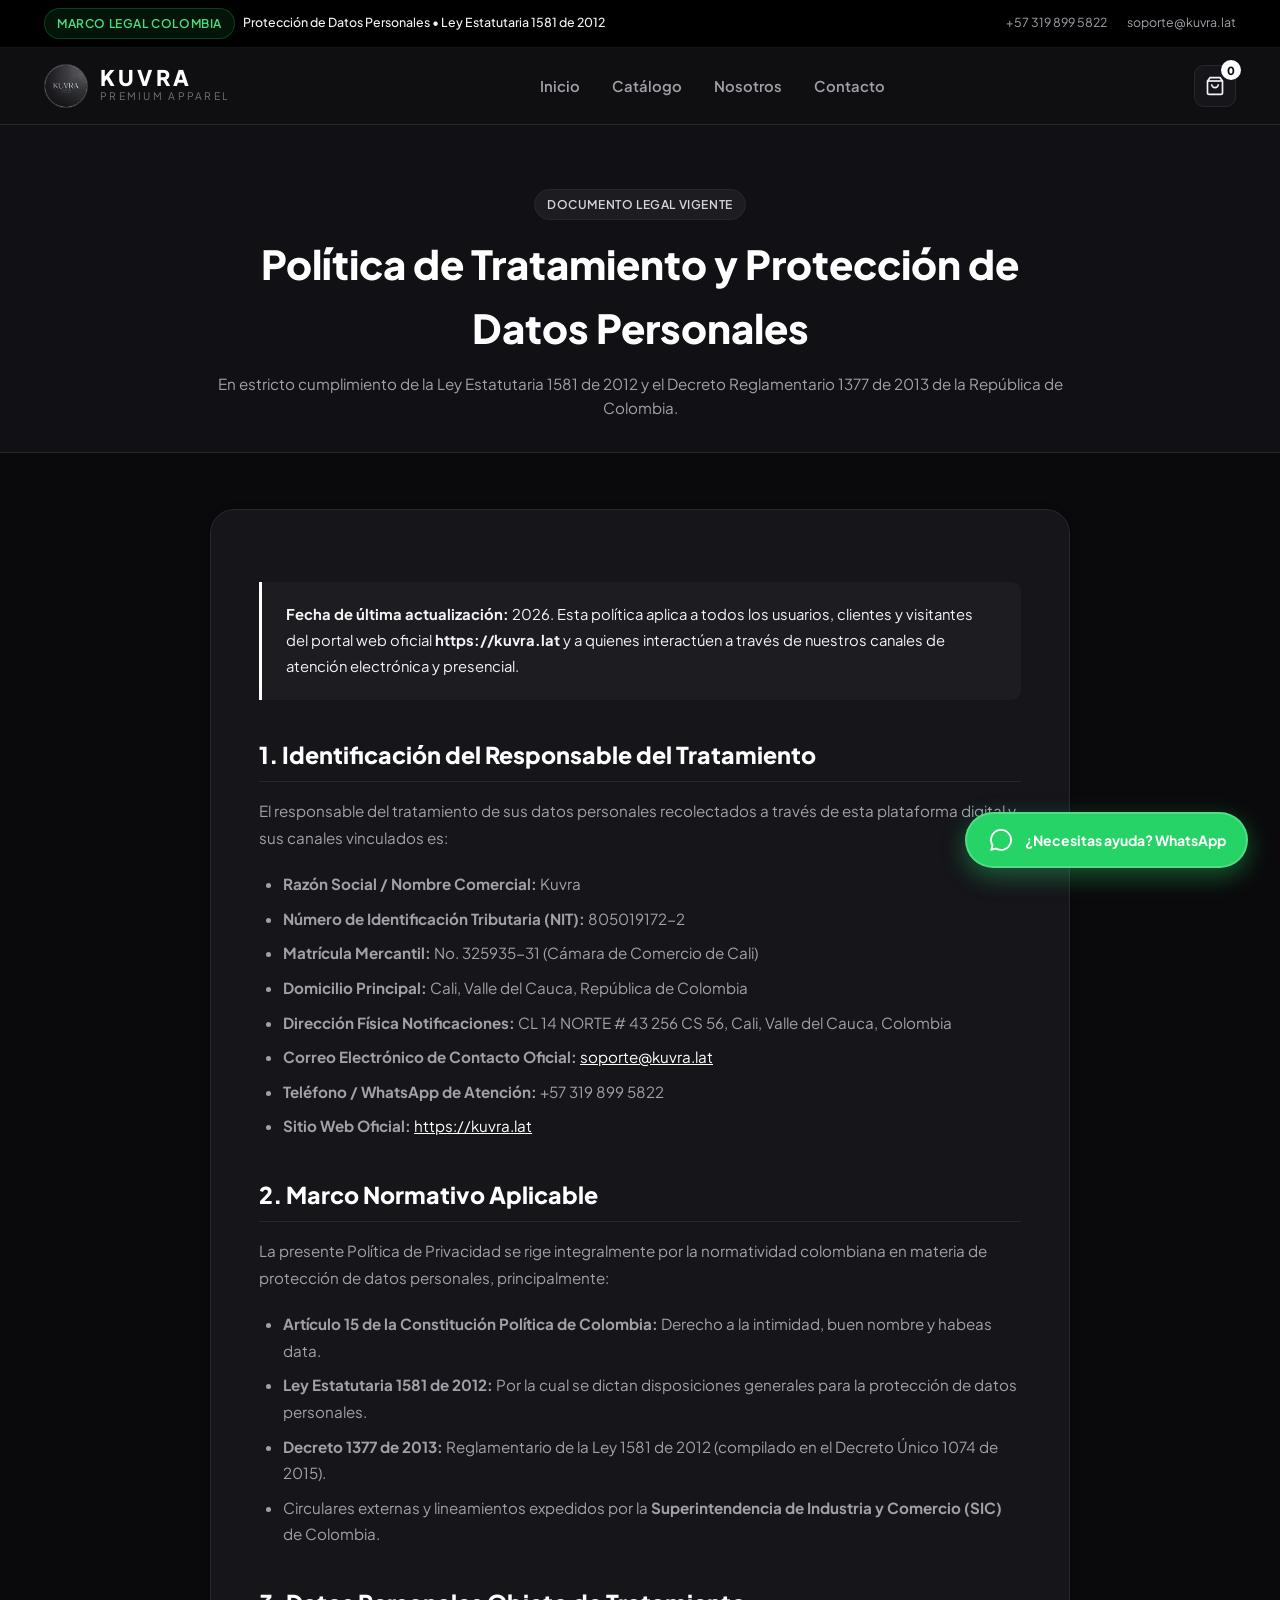
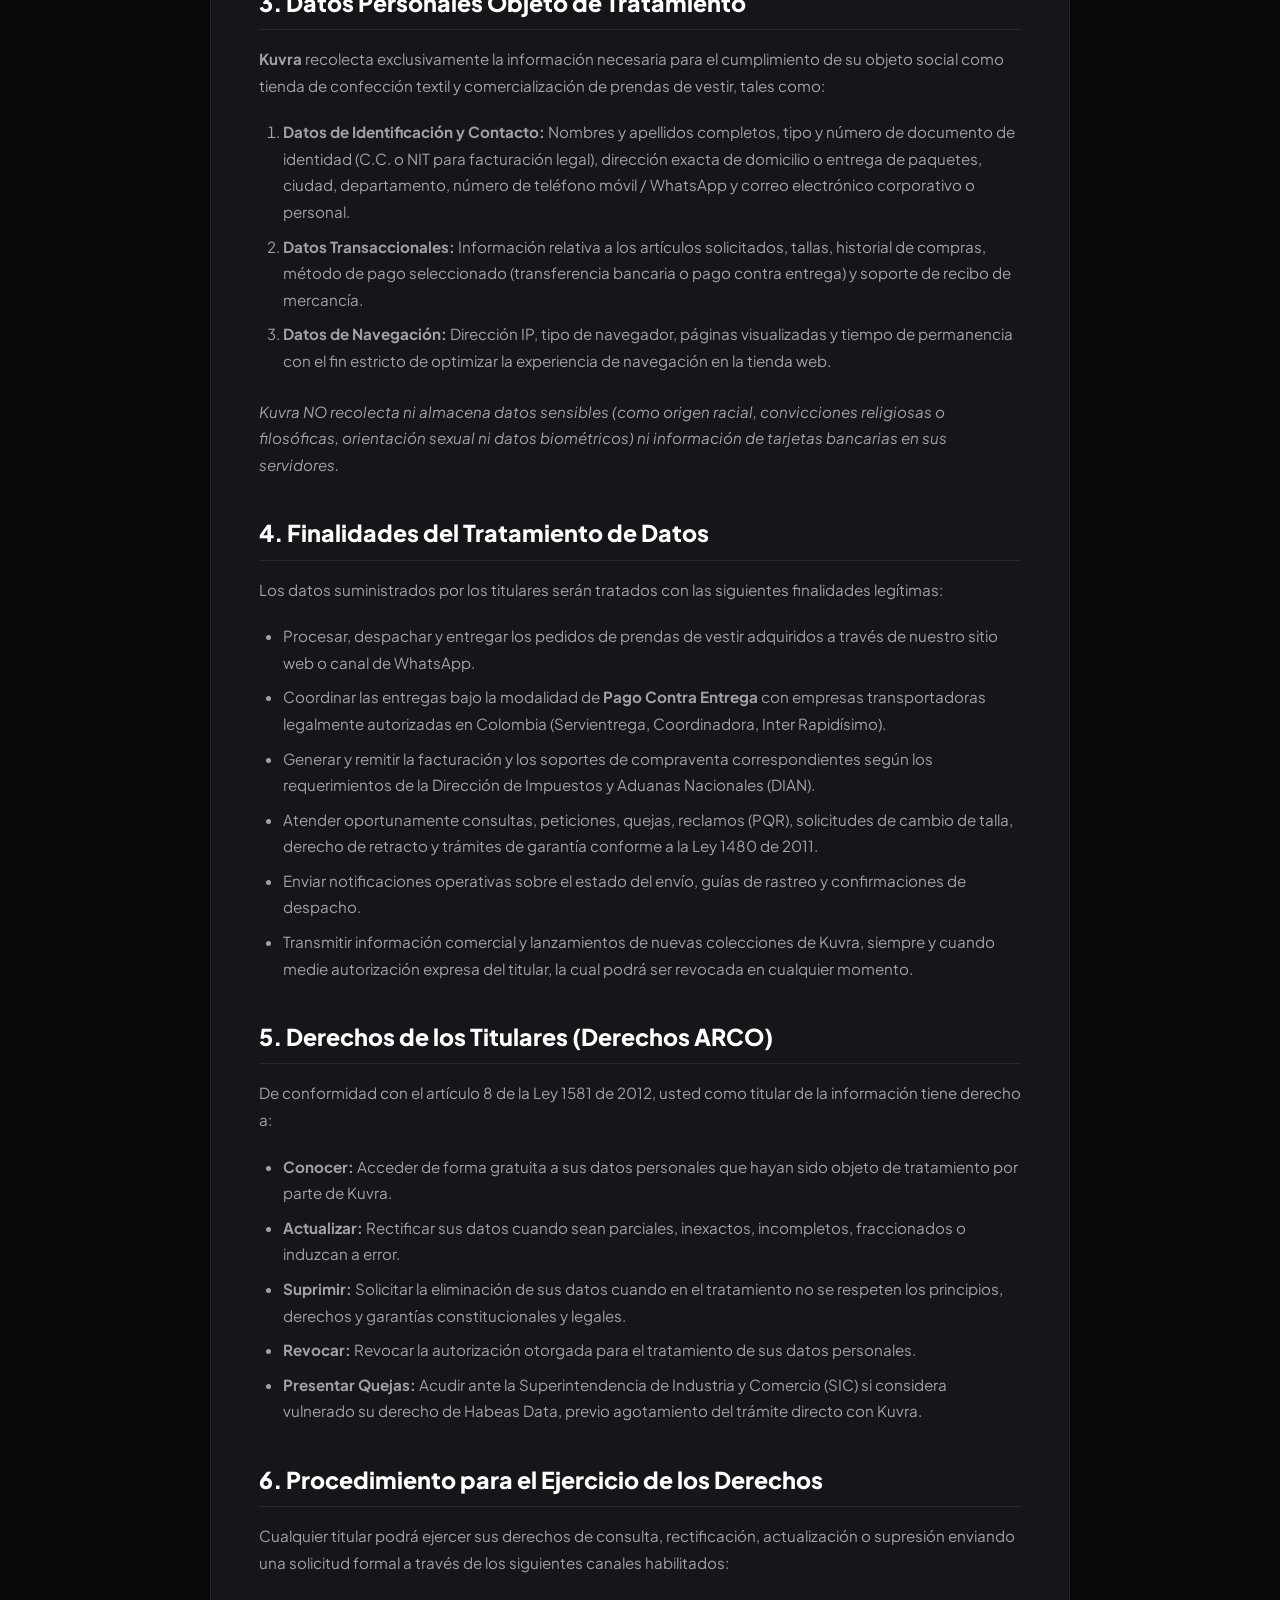
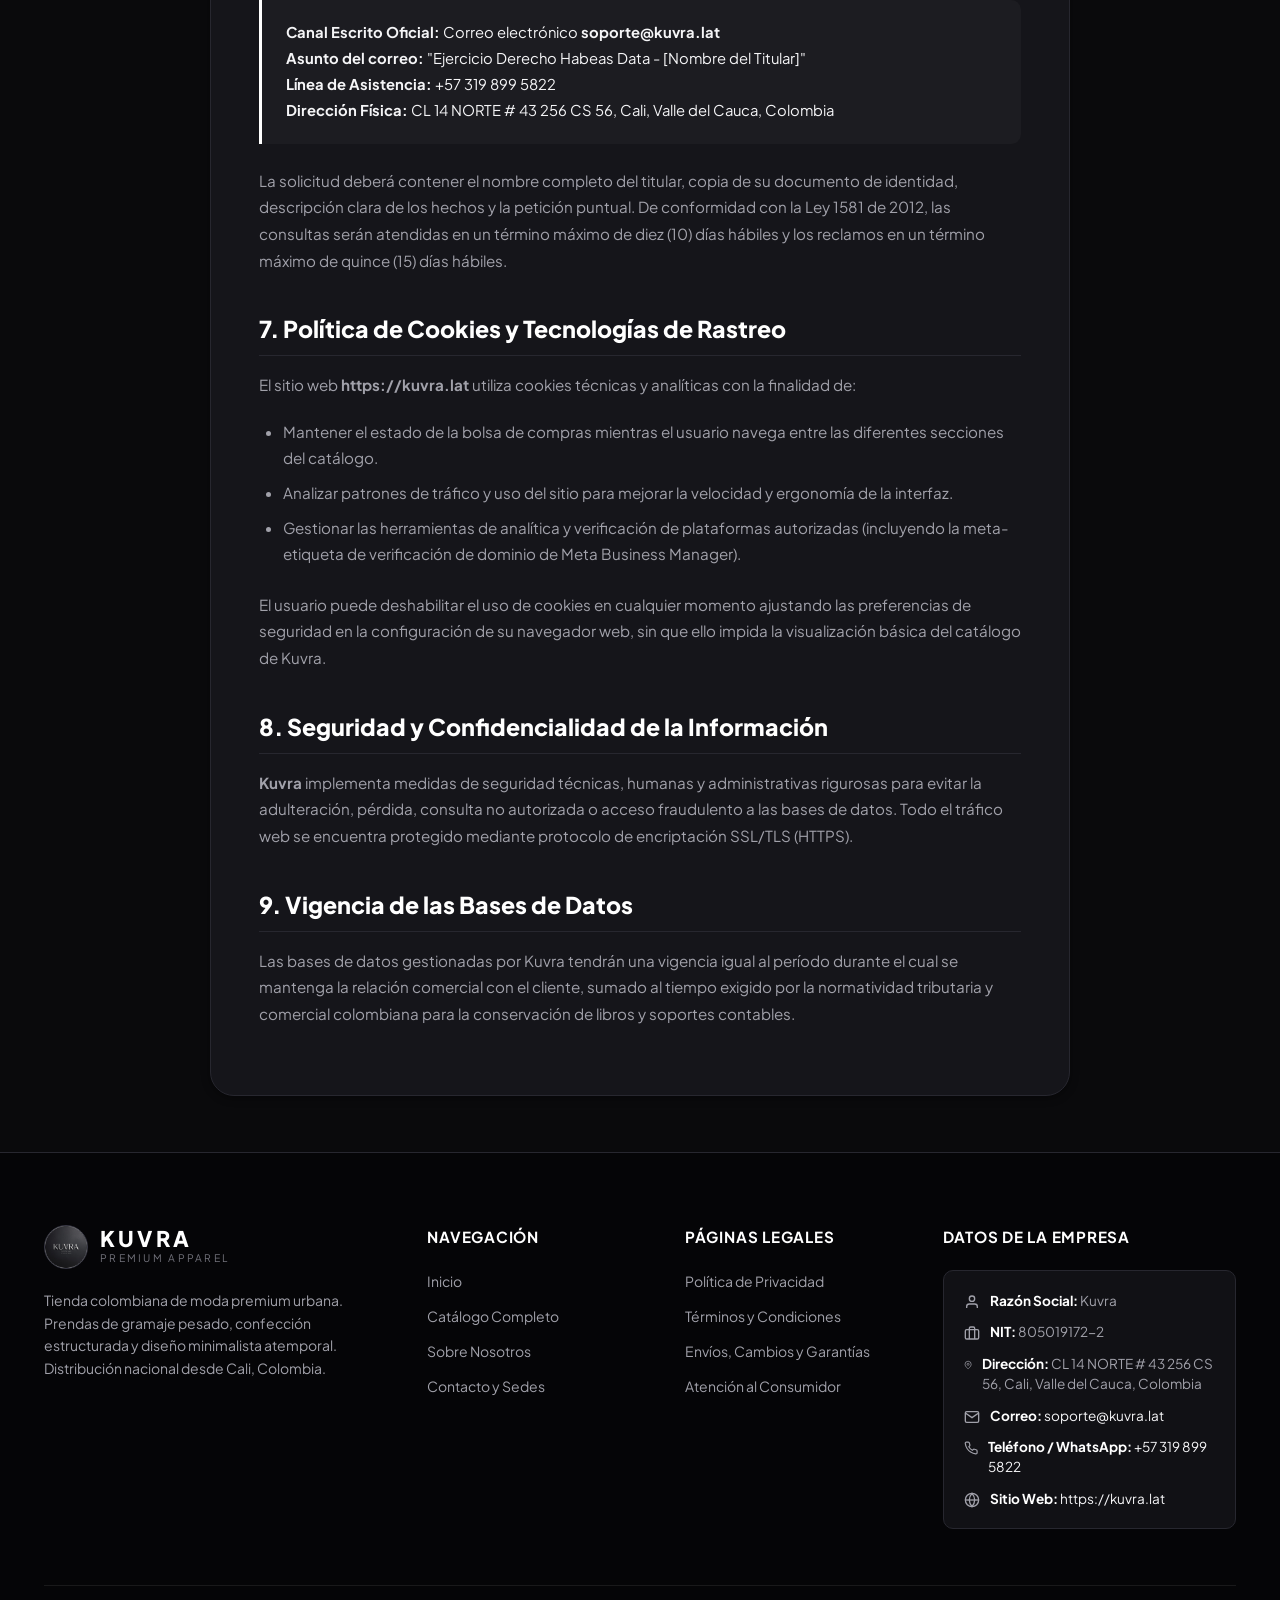
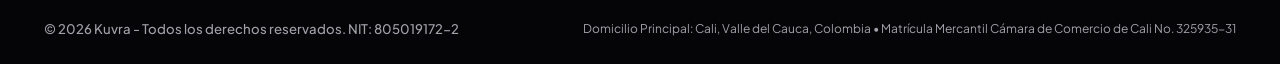
<file: politica-de-privacidad.html>
<!DOCTYPE html>
<html lang="es">
<head>
  <meta charset="UTF-8">
  <meta name="viewport" content="width=device-width, initial-scale=1.0">
  <title>Política de Privacidad | Kuvra Colombia (Ley 1581 de 2012)</title>
  <meta name="description" content="Política de Tratamiento y Protección de Datos Personales de Kuvra (NIT 805019172-2) conforme a la Ley 1581 de 2012 de Colombia. Cali, Valle del Cauca.">
  <link rel="canonical" href="https://kuvra.lat/politica-de-privacidad.html">

  <!-- ===================================================================
       VERIFICACIÓN DE DOMINIO DE META BUSINESS MANAGER (FACEBOOK)
       =================================================================== -->
  <meta name="facebook-domain-verification" content="0fdotyp8c5jo9q2s3u1tojoyznkzd3" />

  <!-- Google Fonts -->
  <link rel="preconnect" href="https://fonts.googleapis.com">
  <link rel="preconnect" href="https://fonts.gstatic.com" crossorigin>
  <link href="https://fonts.googleapis.com/css2?family=Plus+Jakarta+Sans:wght@300;400;500;600;700;800&family=Cinzel:wght@600;700;800&display=swap" rel="stylesheet">

  <link rel="stylesheet" href="assets/css/style.css">
  <link rel="icon" type="image/jpeg" href="assets/images/logo.jpg">
</head>
<body>

  <!-- TOPBAR -->
  <div class="topbar">
    <div class="container topbar-content">
      <div class="topbar-badge">
        <span class="badge badge-green">MARCO LEGAL COLOMBIA</span>
        <span>Protección de Datos Personales &bull; Ley Estatutaria 1581 de 2012</span>
      </div>
      <div class="topbar-contact">
        <a href="tel:+573198995822">+57 319 899 5822</a>
        <a href="mailto:soporte@kuvra.lat">soporte@kuvra.lat</a>
      </div>
    </div>
  </div>

  <!-- HEADER -->
  <header class="site-header">
    <div class="container header-inner">
      <a href="index.html" class="brand-logo" title="Kuvra Clothing Colombia">
        <img src="assets/images/logo.jpg" alt="Logo Kuvra Clothing">
        <div class="brand-text">
          <span class="brand-title">KUVRA</span>
          <span class="brand-sub">PREMIUM APPAREL</span>
        </div>
      </a>

      <nav>
        <ul class="nav-desktop">
          <li><a href="index.html" class="nav-link">Inicio</a></li>
          <li><a href="catalogo.html" class="nav-link">Catálogo</a></li>
          <li><a href="nosotros.html" class="nav-link">Nosotros</a></li>
          <li><a href="contacto.html" class="nav-link">Contacto</a></li>
        </ul>
      </nav>

      <div class="header-actions">
        <button class="cart-toggle-btn" aria-label="Ver bolsa de compras">
          <svg width="20" height="20" viewBox="0 0 24 24" fill="none" stroke="currentColor" stroke-width="2">
            <path d="M6 2L3 6v14a2 2 0 0 0 2 2h14a2 2 0 0 0 2-2V6l-3-4z"></path>
            <line x1="3" y1="6" x2="21" y2="6"></line>
            <path d="M16 10a4 4 0 0 1-8 0"></path>
          </svg>
          <span class="cart-count">0</span>
        </button>
        <button class="mobile-menu-toggle" id="mobileMenuToggle" aria-label="Abrir menú">
          <svg width="24" height="24" viewBox="0 0 24 24" fill="none" stroke="currentColor" stroke-width="2">
            <line x1="3" y1="12" x2="21" y2="12"></line>
            <line x1="3" y1="6" x2="21" y2="6"></line>
            <line x1="3" y1="18" x2="21" y2="18"></line>
          </svg>
        </button>
      </div>
    </div>
  </header>

  <!-- MENÚ MÓVIL -->
  <aside class="mobile-nav" id="mobileNav">
    <div class="mobile-nav-header">
      <div class="brand-logo">
        <img src="assets/images/logo.jpg" alt="Logo Kuvra" style="width: 36px; height: 36px;">
        <span class="brand-title" style="font-size: 1.15rem;">KUVRA</span>
      </div>
      <button id="mobileNavClose" style="background: none; border: none; color: #fff; font-size: 1.5rem; cursor: pointer;">&times;</button>
    </div>
    <ul class="mobile-nav-links">
      <li><a href="index.html">Inicio</a></li>
      <li><a href="catalogo.html">Catálogo Completo</a></li>
      <li><a href="nosotros.html">Sobre Nosotros</a></li>
      <li><a href="contacto.html">Contacto y Sedes</a></li>
      <li><a href="envios-y-devoluciones.html">Envíos y Devoluciones</a></li>
      <li><a href="terminos-y-condiciones.html">Términos y Condiciones</a></li>
      <li><a href="politica-de-privacidad.html" class="active">Política de Privacidad</a></li>
    </ul>
    <div class="mobile-nav-footer">
      <p><strong>Kuvra</strong> &bull; NIT: 805019172-2</p>
      <p style="margin-top: 0.25rem;">CL 14 NORTE # 43 256 CS 56, Cali, Colombia</p>
      <p style="margin-top: 0.25rem;">soporte@kuvra.lat</p>
    </div>
  </aside>
  <div class="menu-overlay" id="menuOverlay"></div>

  <!-- CABECERA LEGAL -->
  <section class="legal-header">
    <div class="container container-narrow">
      <span class="badge" style="margin-bottom: 0.75rem;">DOCUMENTO LEGAL VIGENTE</span>
      <h1 style="font-size: clamp(1.8rem, 3.2vw, 2.5rem); font-weight: 800; color: #fff; margin-bottom: 0.75rem;">
        Política de Tratamiento y Protección de Datos Personales
      </h1>
      <p style="color: #a1a1aa; font-size: 0.95rem; line-height: 1.6;">
        En estricto cumplimiento de la Ley Estatutaria 1581 de 2012 y el Decreto Reglamentario 1377 de 2013 de la República de Colombia.
      </p>
    </div>
  </section>

  <!-- CONTENIDO DE LA POLÍTICA -->
  <main class="legal-content container">
    <article class="legal-article">
      <div class="legal-callout">
        <p>
          <strong>Fecha de última actualización:</strong> 2026. Esta política aplica a todos los usuarios, clientes y visitantes del portal web oficial <strong>https://kuvra.lat</strong> y a quienes interactúen a través de nuestros canales de atención electrónica y presencial.
        </p>
      </div>

      <h2>1. Identificación del Responsable del Tratamiento</h2>
      <p>
        El responsable del tratamiento de sus datos personales recolectados a través de esta plataforma digital y sus canales vinculados es:
      </p>
      <ul>
        <li><strong>Razón Social / Nombre Comercial:</strong> Kuvra</li>
        <li><strong>Número de Identificación Tributaria (NIT):</strong> 805019172-2</li>
        <li><strong>Matrícula Mercantil:</strong> No. 325935-31 (Cámara de Comercio de Cali)</li>
        <li><strong>Domicilio Principal:</strong> Cali, Valle del Cauca, República de Colombia</li>
        <li><strong>Dirección Física Notificaciones:</strong> CL 14 NORTE # 43 256 CS 56, Cali, Valle del Cauca, Colombia</li>
        <li><strong>Correo Electrónico de Contacto Oficial:</strong> <a href="mailto:soporte@kuvra.lat" style="color: #fff; text-decoration: underline;">soporte@kuvra.lat</a></li>
        <li><strong>Teléfono / WhatsApp de Atención:</strong> +57 319 899 5822</li>
        <li><strong>Sitio Web Oficial:</strong> <a href="https://kuvra.lat" style="color: #fff; text-decoration: underline;">https://kuvra.lat</a></li>
      </ul>

      <h2>2. Marco Normativo Aplicable</h2>
      <p>
        La presente Política de Privacidad se rige integralmente por la normatividad colombiana en materia de protección de datos personales, principalmente:
      </p>
      <ul>
        <li><strong>Artículo 15 de la Constitución Política de Colombia:</strong> Derecho a la intimidad, buen nombre y habeas data.</li>
        <li><strong>Ley Estatutaria 1581 de 2012:</strong> Por la cual se dictan disposiciones generales para la protección de datos personales.</li>
        <li><strong>Decreto 1377 de 2013:</strong> Reglamentario de la Ley 1581 de 2012 (compilado en el Decreto Único 1074 de 2015).</li>
        <li>Circulares externas y lineamientos expedidos por la <strong>Superintendencia de Industria y Comercio (SIC)</strong> de Colombia.</li>
      </ul>

      <h2>3. Datos Personales Objeto de Tratamiento</h2>
      <p>
        <strong>Kuvra</strong> recolecta exclusivamente la información necesaria para el cumplimiento de su objeto social como tienda de confección textil y comercialización de prendas de vestir, tales como:
      </p>
      <ol>
        <li><strong>Datos de Identificación y Contacto:</strong> Nombres y apellidos completos, tipo y número de documento de identidad (C.C. o NIT para facturación legal), dirección exacta de domicilio o entrega de paquetes, ciudad, departamento, número de teléfono móvil / WhatsApp y correo electrónico corporativo o personal.</li>
        <li><strong>Datos Transaccionales:</strong> Información relativa a los artículos solicitados, tallas, historial de compras, método de pago seleccionado (transferencia bancaria o pago contra entrega) y soporte de recibo de mercancía.</li>
        <li><strong>Datos de Navegación:</strong> Dirección IP, tipo de navegador, páginas visualizadas y tiempo de permanencia con el fin estricto de optimizar la experiencia de navegación en la tienda web.</li>
      </ol>
      <p>
        <em>Kuvra NO recolecta ni almacena datos sensibles (como origen racial, convicciones religiosas o filosóficas, orientación sexual ni datos biométricos) ni información de tarjetas bancarias en sus servidores.</em>
      </p>

      <h2>4. Finalidades del Tratamiento de Datos</h2>
      <p>Los datos suministrados por los titulares serán tratados con las siguientes finalidades legítimas:</p>
      <ul>
        <li>Procesar, despachar y entregar los pedidos de prendas de vestir adquiridos a través de nuestro sitio web o canal de WhatsApp.</li>
        <li>Coordinar las entregas bajo la modalidad de <strong>Pago Contra Entrega</strong> con empresas transportadoras legalmente autorizadas en Colombia (Servientrega, Coordinadora, Inter Rapidísimo).</li>
        <li>Generar y remitir la facturación y los soportes de compraventa correspondientes según los requerimientos de la Dirección de Impuestos y Aduanas Nacionales (DIAN).</li>
        <li>Atender oportunamente consultas, peticiones, quejas, reclamos (PQR), solicitudes de cambio de talla, derecho de retracto y trámites de garantía conforme a la Ley 1480 de 2011.</li>
        <li>Enviar notificaciones operativas sobre el estado del envío, guías de rastreo y confirmaciones de despacho.</li>
        <li>Transmitir información comercial y lanzamientos de nuevas colecciones de Kuvra, siempre y cuando medie autorización expresa del titular, la cual podrá ser revocada en cualquier momento.</li>
      </ul>

      <h2>5. Derechos de los Titulares (Derechos ARCO)</h2>
      <p>De conformidad con el artículo 8 de la Ley 1581 de 2012, usted como titular de la información tiene derecho a:</p>
      <ul>
        <li><strong>Conocer:</strong> Acceder de forma gratuita a sus datos personales que hayan sido objeto de tratamiento por parte de Kuvra.</li>
        <li><strong>Actualizar:</strong> Rectificar sus datos cuando sean parciales, inexactos, incompletos, fraccionados o induzcan a error.</li>
        <li><strong>Suprimir:</strong> Solicitar la eliminación de sus datos cuando en el tratamiento no se respeten los principios, derechos y garantías constitucionales y legales.</li>
        <li><strong>Revocar:</strong> Revocar la autorización otorgada para el tratamiento de sus datos personales.</li>
        <li><strong>Presentar Quejas:</strong> Acudir ante la Superintendencia de Industria y Comercio (SIC) si considera vulnerado su derecho de Habeas Data, previo agotamiento del trámite directo con Kuvra.</li>
      </ul>

      <h2>6. Procedimiento para el Ejercicio de los Derechos</h2>
      <p>
        Cualquier titular podrá ejercer sus derechos de consulta, rectificación, actualización o supresión enviando una solicitud formal a través de los siguientes canales habilitados:
      </p>
      <div class="legal-callout">
        <p><strong>Canal Escrito Oficial:</strong> Correo electrónico <strong>soporte@kuvra.lat</strong></p>
        <p><strong>Asunto del correo:</strong> "Ejercicio Derecho Habeas Data - [Nombre del Titular]"</p>
        <p><strong>Línea de Asistencia:</strong> +57 319 899 5822</p>
        <p><strong>Dirección Física:</strong> CL 14 NORTE # 43 256 CS 56, Cali, Valle del Cauca, Colombia</p>
      </div>
      <p>
        La solicitud deberá contener el nombre completo del titular, copia de su documento de identidad, descripción clara de los hechos y la petición puntual. 
        De conformidad con la Ley 1581 de 2012, las consultas serán atendidas en un término máximo de diez (10) días hábiles y los reclamos en un término máximo de quince (15) días hábiles.
      </p>

      <h2>7. Política de Cookies y Tecnologías de Rastreo</h2>
      <p>
        El sitio web <strong>https://kuvra.lat</strong> utiliza cookies técnicas y analíticas con la finalidad de:
      </p>
      <ul>
        <li>Mantener el estado de la bolsa de compras mientras el usuario navega entre las diferentes secciones del catálogo.</li>
        <li>Analizar patrones de tráfico y uso del sitio para mejorar la velocidad y ergonomía de la interfaz.</li>
        <li>Gestionar las herramientas de analítica y verificación de plataformas autorizadas (incluyendo la meta-etiqueta de verificación de dominio de Meta Business Manager).</li>
      </ul>
      <p>
        El usuario puede deshabilitar el uso de cookies en cualquier momento ajustando las preferencias de seguridad en la configuración de su navegador web, sin que ello impida la visualización básica del catálogo de Kuvra.
      </p>

      <h2>8. Seguridad y Confidencialidad de la Información</h2>
      <p>
        <strong>Kuvra</strong> implementa medidas de seguridad técnicas, humanas y administrativas rigurosas para evitar la adulteración, pérdida, consulta no autorizada o acceso fraudulento a las bases de datos. Todo el tráfico web se encuentra protegido mediante protocolo de encriptación SSL/TLS (HTTPS).
      </p>

      <h2>9. Vigencia de las Bases de Datos</h2>
      <p>
        Las bases de datos gestionadas por Kuvra tendrán una vigencia igual al período durante el cual se mantenga la relación comercial con el cliente, sumado al tiempo exigido por la normatividad tributaria y comercial colombiana para la conservación de libros y soportes contables.
      </p>
    </article>
  </main>

  <!-- CARRITO DE COMPRAS -->
  <aside class="cart-drawer" id="cartDrawer">
    <div class="cart-header">
      <div style="display: flex; align-items: center; gap: 0.5rem;">
        <svg width="20" height="20" viewBox="0 0 24 24" fill="none" stroke="currentColor" stroke-width="2">
          <path d="M6 2L3 6v14a2 2 0 0 0 2 2h14a2 2 0 0 0 2-2V6l-3-4z"></path>
          <line x1="3" y1="6" x2="21" y2="6"></line>
          <path d="M16 10a4 4 0 0 1-8 0"></path>
        </svg>
        <h3 style="font-size: 1.1rem; color: #fff; font-weight: 700;">Tu Bolsa de Compras</h3>
      </div>
      <button id="cartCloseBtn" style="background: none; border: none; color: #fff; font-size: 1.5rem; cursor: pointer;">&times;</button>
    </div>
    <div class="cart-items-wrapper" id="cartItemsWrapper"></div>
    <div class="cart-footer">
      <div class="cart-total-row">
        <span class="cart-total-label">Subtotal estimado:</span>
        <span class="cart-total-amount" id="cartTotalDisplay">$0 COP</span>
      </div>
      <button class="btn btn-whatsapp btn-block" id="cartCheckoutBtn">
        Finalizar Pedido por WhatsApp
      </button>
    </div>
  </aside>

  <!-- BOTÓN FLOTANTE WHATSAPP -->
  <a href="https://wa.me/573198995822?text=Hola%20Kuvra,%20tengo%20una%20pregunta%20sobre%20el%20tratamiento%20de%20mis%20datos" class="whatsapp-floating" target="_blank" title="Escríbenos a WhatsApp">
    <div class="whatsapp-icon-circle">
      <svg width="22" height="22" viewBox="0 0 24 24" fill="currentColor">
        <path d="M.057 24l1.687-6.163c-1.041-1.804-1.588-3.849-1.587-5.946.003-6.556 5.338-11.891 11.893-11.891 3.181.001 6.167 1.24 8.413 3.488 2.245 2.248 3.481 5.236 3.48 8.414-.003 6.557-5.338 11.892-11.893 11.892-1.99-.001-3.951-.5-5.688-1.448l-6.305 1.654zm6.597-3.807c1.676.995 3.276 1.591 5.392 1.592 5.448 0 9.886-4.434 9.889-9.885.002-5.462-4.415-9.89-9.881-9.892-5.452 0-9.887 4.434-9.889 9.884-.001 2.225.651 3.891 1.746 5.634l-.999 3.648 3.742-.981z"/>
      </svg>
    </div>
    <span>¿Necesitas ayuda? WhatsApp</span>
  </a>

  <!-- FOOTER LEGAL OBLIGATORIO -->
  <footer class="site-footer">
    <div class="container">
      <div class="footer-grid">
        <div class="footer-col-brand">
          <div class="brand-logo">
            <img src="assets/images/logo.jpg" alt="Logo Kuvra">
            <div class="brand-text">
              <span class="brand-title">KUVRA</span>
              <span class="brand-sub">PREMIUM APPAREL</span>
            </div>
          </div>
          <p class="footer-desc">
            Tienda colombiana de moda premium urbana. Prendas de gramaje pesado, confección estructurada y diseño minimalista atemporal. Distribución nacional desde Cali, Colombia.
          </p>
        </div>

        <div>
          <h4 class="footer-heading">Navegación</h4>
          <ul class="footer-links">
            <li><a href="index.html">Inicio</a></li>
            <li><a href="catalogo.html">Catálogo Completo</a></li>
            <li><a href="nosotros.html">Sobre Nosotros</a></li>
            <li><a href="contacto.html">Contacto y Sedes</a></li>
          </ul>
        </div>

        <div>
          <h4 class="footer-heading">Páginas Legales</h4>
          <ul class="footer-links">
            <li><a href="politica-de-privacidad.html">Política de Privacidad</a></li>
            <li><a href="terminos-y-condiciones.html">Términos y Condiciones</a></li>
            <li><a href="envios-y-devoluciones.html">Envíos, Cambios y Garantías</a></li>
            <li><a href="contacto.html">Atención al Consumidor</a></li>
          </ul>
        </div>

        <div>
          <h4 class="footer-heading">Datos de la Empresa</h4>
          <div class="footer-legal-card">
            <ul class="footer-legal-data-list">
              <li>
                <svg width="16" height="16" viewBox="0 0 24 24" fill="none" stroke="currentColor" stroke-width="2" style="margin-top: 3px;">
                  <path d="M20 21v-2a4 4 0 0 0-4-4H8a4 4 0 0 0-4 4v2"></path>
                  <circle cx="12" cy="7" r="4"></circle>
                </svg>
                <span><strong>Razón Social:</strong> Kuvra</span>
              </li>
              <li>
                <svg width="16" height="16" viewBox="0 0 24 24" fill="none" stroke="currentColor" stroke-width="2" style="margin-top: 3px;">
                  <rect x="2" y="7" width="20" height="14" rx="2" ry="2"></rect>
                  <path d="M16 21V5a2 2 0 0 0-2-2h-4a2 2 0 0 0-2 2v16"></path>
                </svg>
                <span><strong>NIT:</strong> 805019172-2</span>
              </li>
              <li>
                <svg width="16" height="16" viewBox="0 0 24 24" fill="none" stroke="currentColor" stroke-width="2" style="margin-top: 3px;">
                  <path d="M21 10c0 7-9 13-9 13s-9-6-9-13a9 9 0 0 1 18 0z"></path>
                  <circle cx="12" cy="10" r="3"></circle>
                </svg>
                <span><strong>Dirección:</strong> CL 14 NORTE # 43 256 CS 56, Cali, Valle del Cauca, Colombia</span>
              </li>
              <li>
                <svg width="16" height="16" viewBox="0 0 24 24" fill="none" stroke="currentColor" stroke-width="2" style="margin-top: 3px;">
                  <path d="M4 4h16c1.1 0 2 .9 2 2v12c0 1.1-.9 2-2 2H4c-1.1 0-2-.9-2-2V6c0-1.1.9-2 2-2z"></path>
                  <polyline points="22,6 12,13 2,6"></polyline>
                </svg>
                <span><strong>Correo:</strong> <a href="mailto:soporte@kuvra.lat">soporte@kuvra.lat</a></span>
              </li>
              <li>
                <svg width="16" height="16" viewBox="0 0 24 24" fill="none" stroke="currentColor" stroke-width="2" style="margin-top: 3px;">
                  <path d="M22 16.92v3a2 2 0 0 1-2.18 2 19.79 19.79 0 0 1-8.63-3.07 19.5 19.5 0 0 1-6-6 19.79 19.79 0 0 1-3.07-8.67A2 2 0 0 1 4.11 2h3a2 2 0 0 1 2 1.72 12.84 12.84 0 0 0 .7 2.81 2 2 0 0 1-.45 2.11L8.09 9.91a16 16 0 0 0 6 6l1.27-1.27a2 2 0 0 1 2.11-.45 12.84 12.84 0 0 0 2.81.7A2 2 0 0 1 22 16.92z"></path>
                </svg>
                <span><strong>Teléfono / WhatsApp:</strong> <a href="tel:+573198995822">+57 319 899 5822</a></span>
              </li>
              <li>
                <svg width="16" height="16" viewBox="0 0 24 24" fill="none" stroke="currentColor" stroke-width="2" style="margin-top: 3px;">
                  <circle cx="12" cy="12" r="10"></circle>
                  <line x1="2" y1="12" x2="22" y2="12"></line>
                  <path d="M12 2a15.3 15.3 0 0 1 4 10 15.3 15.3 0 0 1-4 10 15.3 15.3 0 0 1-4-10 15.3 15.3 0 0 1 4-10z"></path>
                </svg>
                <span><strong>Sitio Web:</strong> <a href="https://kuvra.lat">https://kuvra.lat</a></span>
              </li>
            </ul>
          </div>
        </div>
      </div>

      <div class="footer-bottom">
        <div class="footer-copy">
          &copy; 2026 Kuvra - Todos los derechos reservados. NIT: 805019172-2
        </div>
        <div class="footer-meta-verif">
          Domicilio Principal: Cali, Valle del Cauca, Colombia &bull; Matrícula Mercantil Cámara de Comercio de Cali No. 325935-31
        </div>
      </div>
    </div>
  </footer>

  <script src="assets/js/main.js"></script>
</body>
</html>
</file>
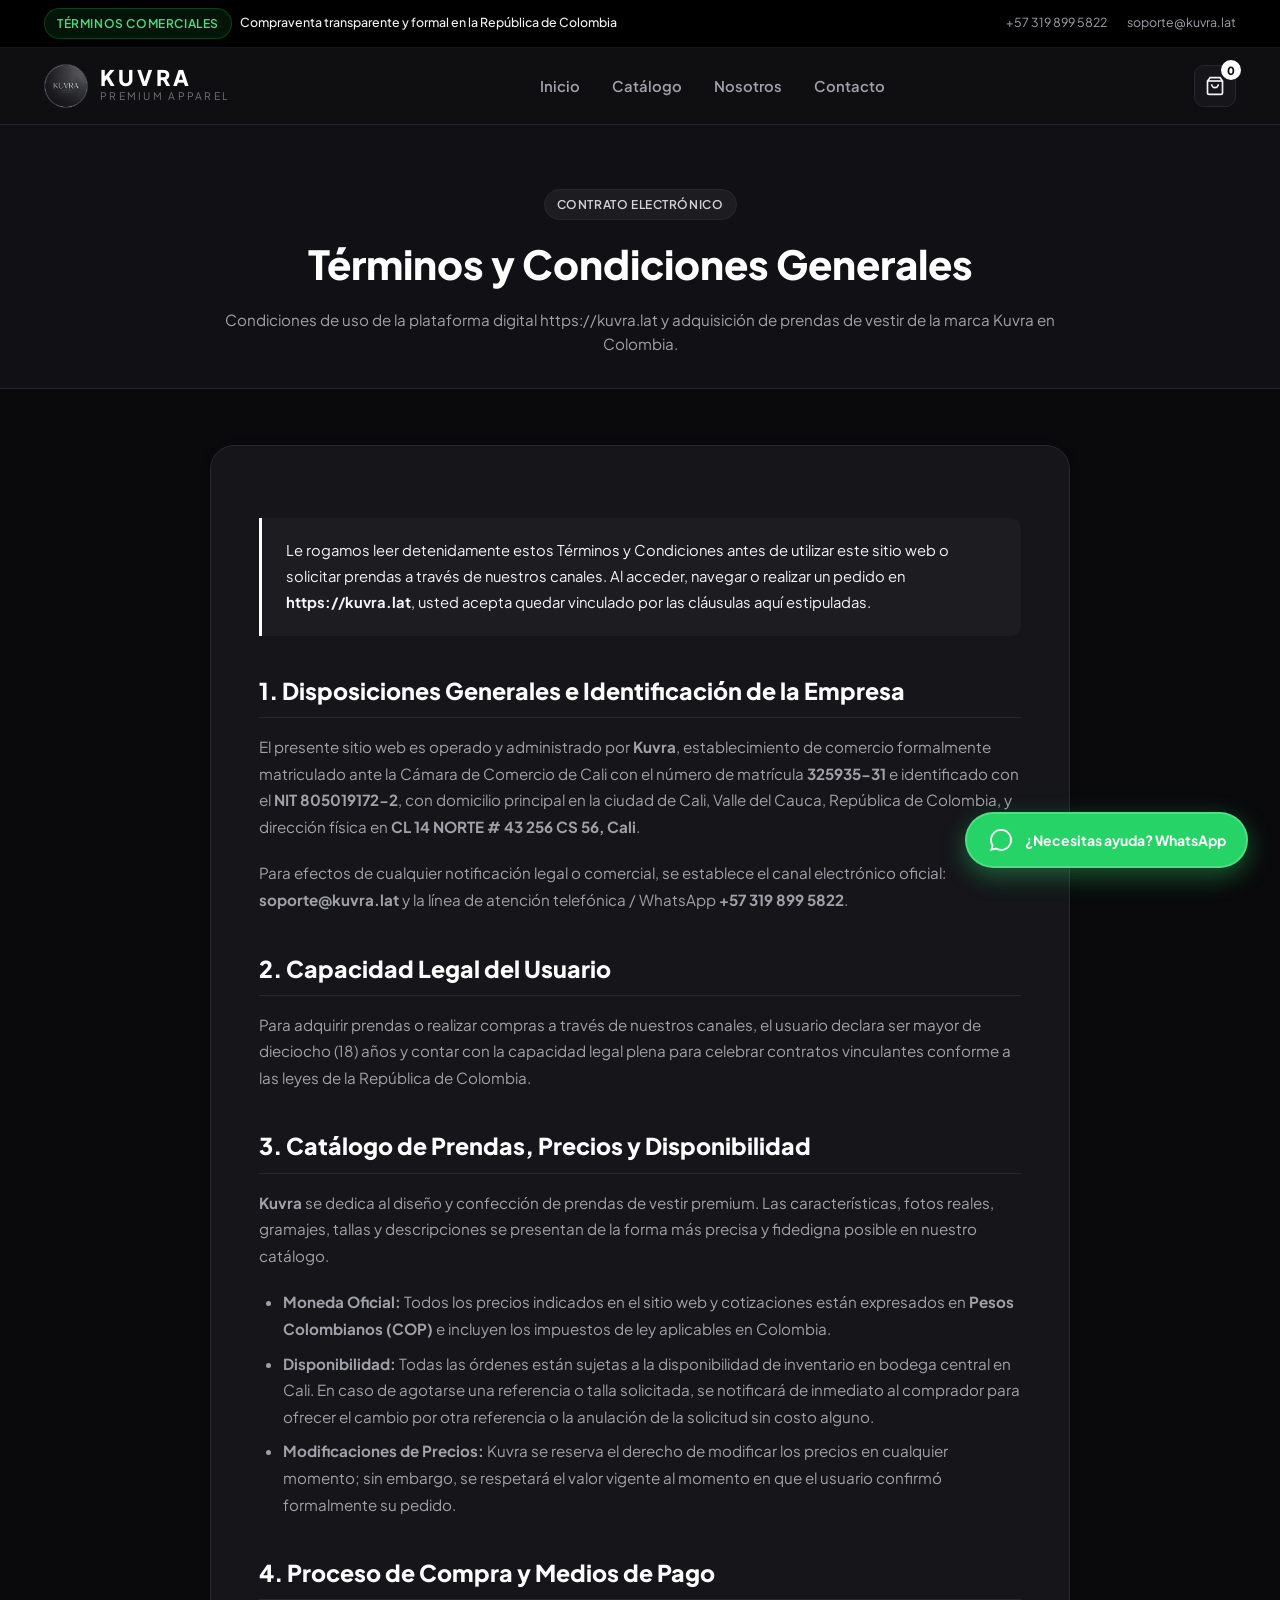
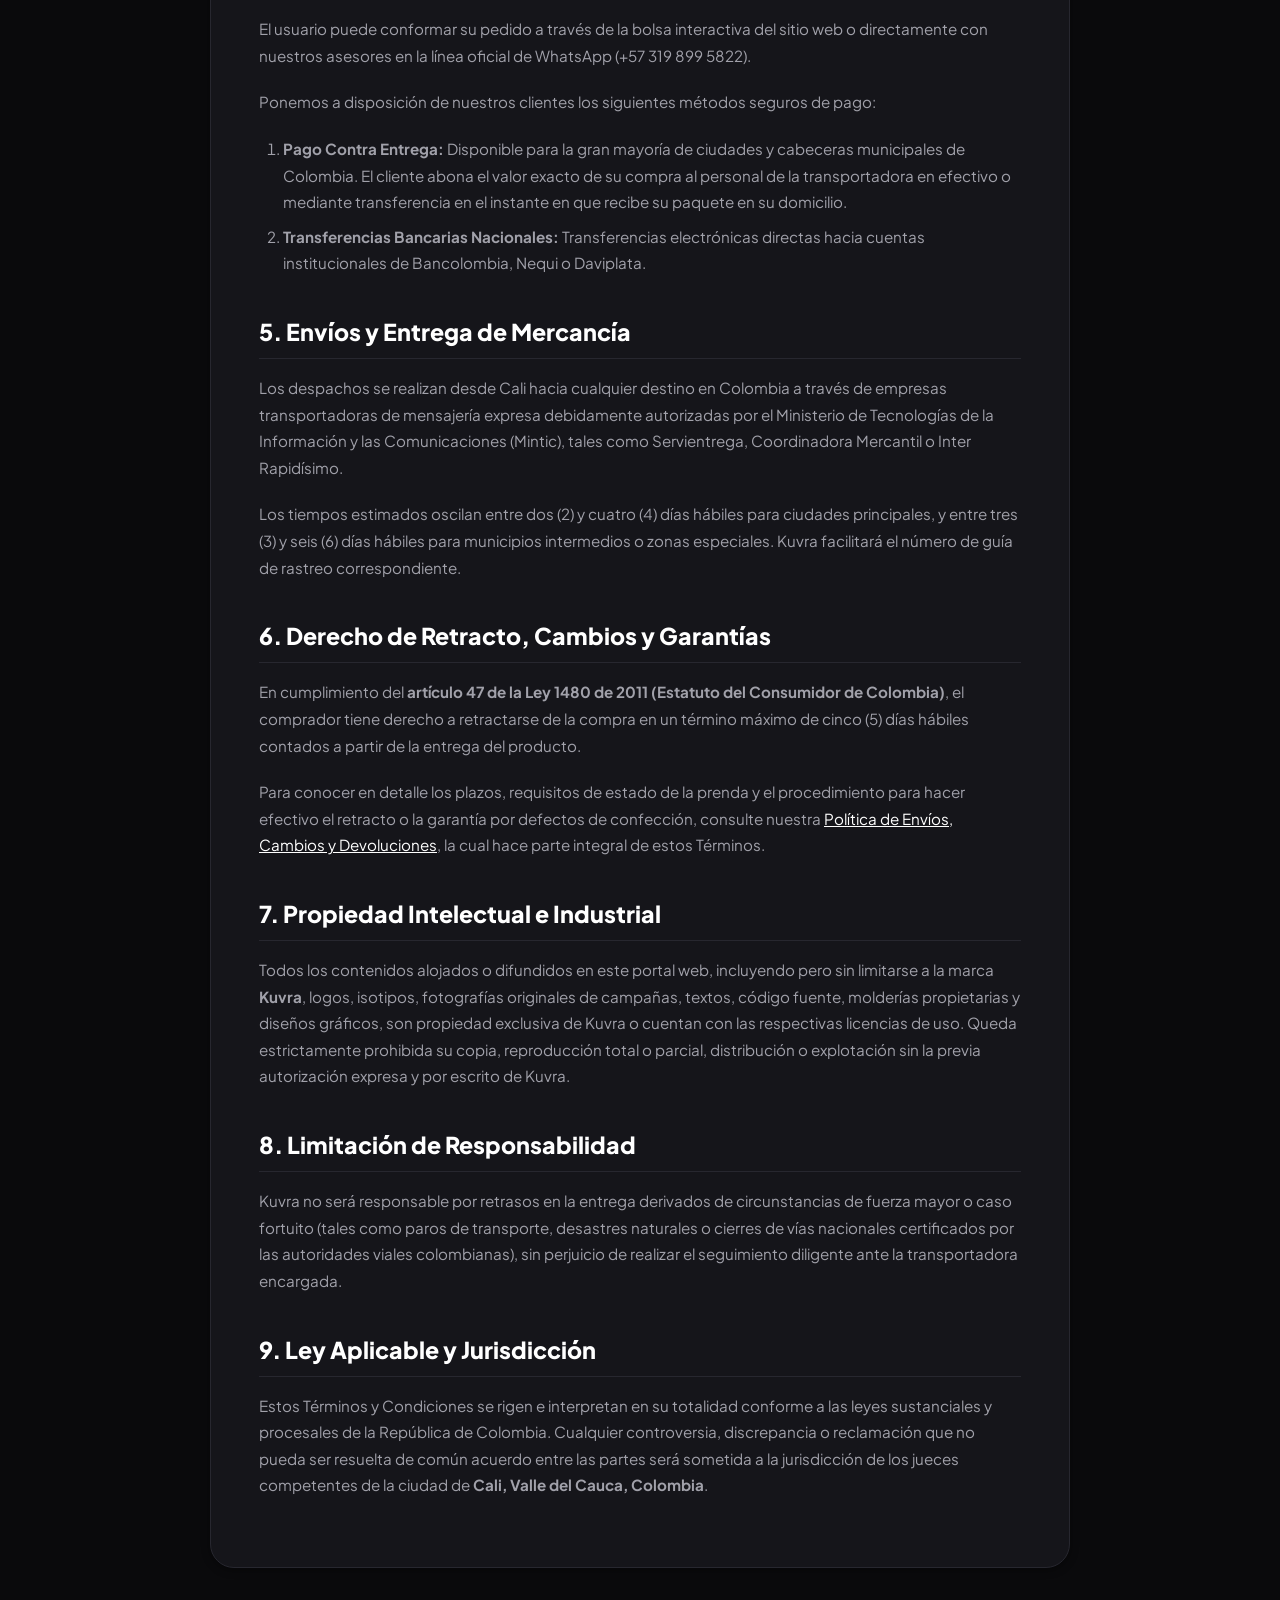
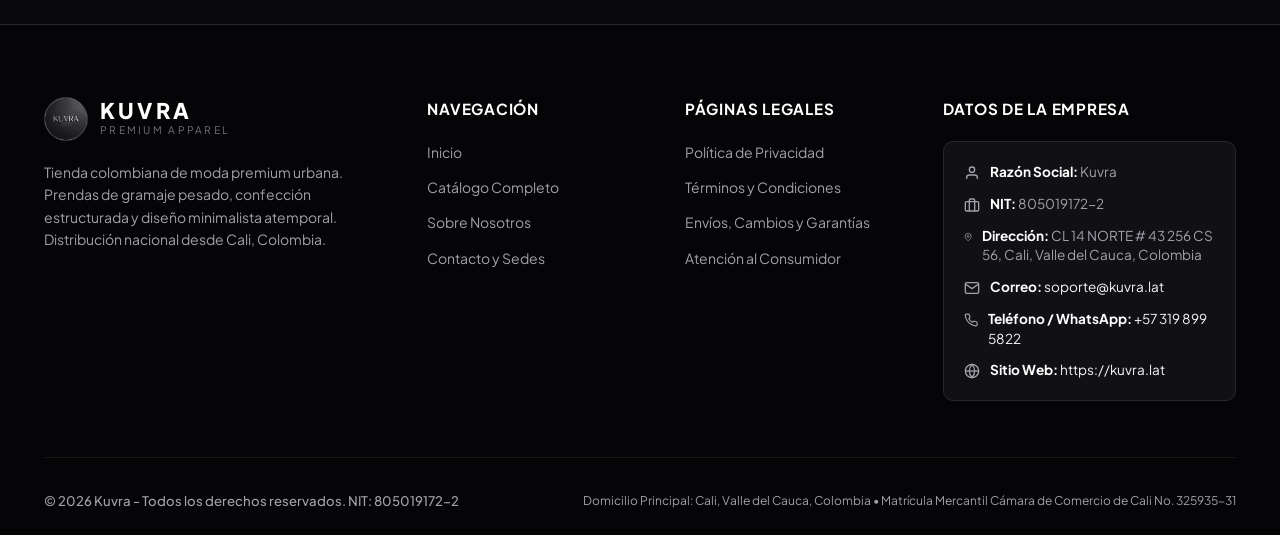
<file: terminos-y-condiciones.html>
<!DOCTYPE html>
<html lang="es">
<head>
  <meta charset="UTF-8">
  <meta name="viewport" content="width=device-width, initial-scale=1.0">
  <title>Términos y Condiciones de Uso y Compra | Kuvra Colombia</title>
  <meta name="description" content="Términos y Condiciones generales de uso, compraventa y contratación electrónica para Kuvra (NIT 805019172-2) en la República de Colombia.">
  <link rel="canonical" href="https://kuvra.lat/terminos-y-condiciones.html">

  <!-- ===================================================================
       VERIFICACIÓN DE DOMINIO DE META BUSINESS MANAGER (FACEBOOK)
       =================================================================== -->
  <meta name="facebook-domain-verification" content="0fdotyp8c5jo9q2s3u1tojoyznkzd3" />

  <!-- Google Fonts -->
  <link rel="preconnect" href="https://fonts.googleapis.com">
  <link rel="preconnect" href="https://fonts.gstatic.com" crossorigin>
  <link href="https://fonts.googleapis.com/css2?family=Plus+Jakarta+Sans:wght@300;400;500;600;700;800&family=Cinzel:wght@600;700;800&display=swap" rel="stylesheet">

  <link rel="stylesheet" href="assets/css/style.css">
  <link rel="icon" type="image/jpeg" href="assets/images/logo.jpg">
</head>
<body>

  <!-- TOPBAR -->
  <div class="topbar">
    <div class="container topbar-content">
      <div class="topbar-badge">
        <span class="badge badge-green">TÉRMINOS COMERCIALES</span>
        <span>Compraventa transparente y formal en la República de Colombia</span>
      </div>
      <div class="topbar-contact">
        <a href="tel:+573198995822">+57 319 899 5822</a>
        <a href="mailto:soporte@kuvra.lat">soporte@kuvra.lat</a>
      </div>
    </div>
  </div>

  <!-- HEADER -->
  <header class="site-header">
    <div class="container header-inner">
      <a href="index.html" class="brand-logo" title="Kuvra Clothing Colombia">
        <img src="assets/images/logo.jpg" alt="Logo Kuvra Clothing">
        <div class="brand-text">
          <span class="brand-title">KUVRA</span>
          <span class="brand-sub">PREMIUM APPAREL</span>
        </div>
      </a>

      <nav>
        <ul class="nav-desktop">
          <li><a href="index.html" class="nav-link">Inicio</a></li>
          <li><a href="catalogo.html" class="nav-link">Catálogo</a></li>
          <li><a href="nosotros.html" class="nav-link">Nosotros</a></li>
          <li><a href="contacto.html" class="nav-link">Contacto</a></li>
        </ul>
      </nav>

      <div class="header-actions">
        <button class="cart-toggle-btn" aria-label="Ver bolsa de compras">
          <svg width="20" height="20" viewBox="0 0 24 24" fill="none" stroke="currentColor" stroke-width="2">
            <path d="M6 2L3 6v14a2 2 0 0 0 2 2h14a2 2 0 0 0 2-2V6l-3-4z"></path>
            <line x1="3" y1="6" x2="21" y2="6"></line>
            <path d="M16 10a4 4 0 0 1-8 0"></path>
          </svg>
          <span class="cart-count">0</span>
        </button>
        <button class="mobile-menu-toggle" id="mobileMenuToggle" aria-label="Abrir menú">
          <svg width="24" height="24" viewBox="0 0 24 24" fill="none" stroke="currentColor" stroke-width="2">
            <line x1="3" y1="12" x2="21" y2="12"></line>
            <line x1="3" y1="6" x2="21" y2="6"></line>
            <line x1="3" y1="18" x2="21" y2="18"></line>
          </svg>
        </button>
      </div>
    </div>
  </header>

  <!-- MENÚ MÓVIL -->
  <aside class="mobile-nav" id="mobileNav">
    <div class="mobile-nav-header">
      <div class="brand-logo">
        <img src="assets/images/logo.jpg" alt="Logo Kuvra" style="width: 36px; height: 36px;">
        <span class="brand-title" style="font-size: 1.15rem;">KUVRA</span>
      </div>
      <button id="mobileNavClose" style="background: none; border: none; color: #fff; font-size: 1.5rem; cursor: pointer;">&times;</button>
    </div>
    <ul class="mobile-nav-links">
      <li><a href="index.html">Inicio</a></li>
      <li><a href="catalogo.html">Catálogo Completo</a></li>
      <li><a href="nosotros.html">Sobre Nosotros</a></li>
      <li><a href="contacto.html">Contacto y Sedes</a></li>
      <li><a href="envios-y-devoluciones.html">Envíos y Devoluciones</a></li>
      <li><a href="terminos-y-condiciones.html" class="active">Términos y Condiciones</a></li>
      <li><a href="politica-de-privacidad.html">Política de Privacidad</a></li>
    </ul>
    <div class="mobile-nav-footer">
      <p><strong>Kuvra</strong> &bull; NIT: 805019172-2</p>
      <p style="margin-top: 0.25rem;">CL 14 NORTE # 43 256 CS 56, Cali, Colombia</p>
      <p style="margin-top: 0.25rem;">soporte@kuvra.lat</p>
    </div>
  </aside>
  <div class="menu-overlay" id="menuOverlay"></div>

  <!-- CABECERA LEGAL -->
  <section class="legal-header">
    <div class="container container-narrow">
      <span class="badge" style="margin-bottom: 0.75rem;">CONTRATO ELECTRÓNICO</span>
      <h1 style="font-size: clamp(1.8rem, 3.2vw, 2.5rem); font-weight: 800; color: #fff; margin-bottom: 0.75rem;">
        Términos y Condiciones Generales
      </h1>
      <p style="color: #a1a1aa; font-size: 0.95rem; line-height: 1.6;">
        Condiciones de uso de la plataforma digital https://kuvra.lat y adquisición de prendas de vestir de la marca Kuvra en Colombia.
      </p>
    </div>
  </section>

  <!-- CONTENIDO -->
  <main class="legal-content container">
    <article class="legal-article">
      <div class="legal-callout">
        <p>
          Le rogamos leer detenidamente estos Términos y Condiciones antes de utilizar este sitio web o solicitar prendas a través de nuestros canales. Al acceder, navegar o realizar un pedido en <strong>https://kuvra.lat</strong>, usted acepta quedar vinculado por las cláusulas aquí estipuladas.
        </p>
      </div>

      <h2>1. Disposiciones Generales e Identificación de la Empresa</h2>
      <p>
        El presente sitio web es operado y administrado por <strong>Kuvra</strong>, establecimiento de comercio formalmente matriculado ante la Cámara de Comercio de Cali con el número de matrícula <strong>325935-31</strong> e identificado con el <strong>NIT 805019172-2</strong>, con domicilio principal en la ciudad de Cali, Valle del Cauca, República de Colombia, y dirección física en <strong>CL 14 NORTE # 43 256 CS 56, Cali</strong>.
      </p>
      <p>
        Para efectos de cualquier notificación legal o comercial, se establece el canal electrónico oficial: <strong>soporte@kuvra.lat</strong> y la línea de atención telefónica / WhatsApp <strong>+57 319 899 5822</strong>.
      </p>

      <h2>2. Capacidad Legal del Usuario</h2>
      <p>
        Para adquirir prendas o realizar compras a través de nuestros canales, el usuario declara ser mayor de dieciocho (18) años y contar con la capacidad legal plena para celebrar contratos vinculantes conforme a las leyes de la República de Colombia.
      </p>

      <h2>3. Catálogo de Prendas, Precios y Disponibilidad</h2>
      <p>
        <strong>Kuvra</strong> se dedica al diseño y confección de prendas de vestir premium. Las características, fotos reales, gramajes, tallas y descripciones se presentan de la forma más precisa y fidedigna posible en nuestro catálogo.
      </p>
      <ul>
        <li><strong>Moneda Oficial:</strong> Todos los precios indicados en el sitio web y cotizaciones están expresados en <strong>Pesos Colombianos (COP)</strong> e incluyen los impuestos de ley aplicables en Colombia.</li>
        <li><strong>Disponibilidad:</strong> Todas las órdenes están sujetas a la disponibilidad de inventario en bodega central en Cali. En caso de agotarse una referencia o talla solicitada, se notificará de inmediato al comprador para ofrecer el cambio por otra referencia o la anulación de la solicitud sin costo alguno.</li>
        <li><strong>Modificaciones de Precios:</strong> Kuvra se reserva el derecho de modificar los precios en cualquier momento; sin embargo, se respetará el valor vigente al momento en que el usuario confirmó formalmente su pedido.</li>
      </ul>

      <h2>4. Proceso de Compra y Medios de Pago</h2>
      <p>
        El usuario puede conformar su pedido a través de la bolsa interactiva del sitio web o directamente con nuestros asesores en la línea oficial de WhatsApp (+57 319 899 5822).
      </p>
      <p>Ponemos a disposición de nuestros clientes los siguientes métodos seguros de pago:</p>
      <ol>
        <li><strong>Pago Contra Entrega:</strong> Disponible para la gran mayoría de ciudades y cabeceras municipales de Colombia. El cliente abona el valor exacto de su compra al personal de la transportadora en efectivo o mediante transferencia en el instante en que recibe su paquete en su domicilio.</li>
        <li><strong>Transferencias Bancarias Nacionales:</strong> Transferencias electrónicas directas hacia cuentas institucionales de Bancolombia, Nequi o Daviplata.</li>
      </ol>

      <h2>5. Envíos y Entrega de Mercancía</h2>
      <p>
        Los despachos se realizan desde Cali hacia cualquier destino en Colombia a través de empresas transportadoras de mensajería expresa debidamente autorizadas por el Ministerio de Tecnologías de la Información y las Comunicaciones (Mintic), tales como Servientrega, Coordinadora Mercantil o Inter Rapidísimo.
      </p>
      <p>
        Los tiempos estimados oscilan entre dos (2) y cuatro (4) días hábiles para ciudades principales, y entre tres (3) y seis (6) días hábiles para municipios intermedios o zonas especiales. Kuvra facilitará el número de guía de rastreo correspondiente.
      </p>

      <h2>6. Derecho de Retracto, Cambios y Garantías</h2>
      <p>
        En cumplimiento del <strong>artículo 47 de la Ley 1480 de 2011 (Estatuto del Consumidor de Colombia)</strong>, el comprador tiene derecho a retractarse de la compra en un término máximo de cinco (5) días hábiles contados a partir de la entrega del producto. 
      </p>
      <p>
        Para conocer en detalle los plazos, requisitos de estado de la prenda y el procedimiento para hacer efectivo el retracto o la garantía por defectos de confección, consulte nuestra <a href="envios-y-devoluciones.html" style="color: #fff; text-decoration: underline;">Política de Envíos, Cambios y Devoluciones</a>, la cual hace parte integral de estos Términos.
      </p>

      <h2>7. Propiedad Intelectual e Industrial</h2>
      <p>
        Todos los contenidos alojados o difundidos en este portal web, incluyendo pero sin limitarse a la marca <strong>Kuvra</strong>, logos, isotipos, fotografías originales de campañas, textos, código fuente, molderías propietarias y diseños gráficos, son propiedad exclusiva de Kuvra o cuentan con las respectivas licencias de uso. Queda estrictamente prohibida su copia, reproducción total o parcial, distribución o explotación sin la previa autorización expresa y por escrito de Kuvra.
      </p>

      <h2>8. Limitación de Responsabilidad</h2>
      <p>
        Kuvra no será responsable por retrasos en la entrega derivados de circunstancias de fuerza mayor o caso fortuito (tales como paros de transporte, desastres naturales o cierres de vías nacionales certificados por las autoridades viales colombianas), sin perjuicio de realizar el seguimiento diligente ante la transportadora encargada.
      </p>

      <h2>9. Ley Aplicable y Jurisdicción</h2>
      <p>
        Estos Términos y Condiciones se rigen e interpretan en su totalidad conforme a las leyes sustanciales y procesales de la República de Colombia. Cualquier controversia, discrepancia o reclamación que no pueda ser resuelta de común acuerdo entre las partes será sometida a la jurisdicción de los jueces competentes de la ciudad de <strong>Cali, Valle del Cauca, Colombia</strong>.
      </p>
    </article>
  </main>

  <!-- CARRITO DE COMPRAS -->
  <aside class="cart-drawer" id="cartDrawer">
    <div class="cart-header">
      <div style="display: flex; align-items: center; gap: 0.5rem;">
        <svg width="20" height="20" viewBox="0 0 24 24" fill="none" stroke="currentColor" stroke-width="2">
          <path d="M6 2L3 6v14a2 2 0 0 0 2 2h14a2 2 0 0 0 2-2V6l-3-4z"></path>
          <line x1="3" y1="6" x2="21" y2="6"></line>
          <path d="M16 10a4 4 0 0 1-8 0"></path>
        </svg>
        <h3 style="font-size: 1.1rem; color: #fff; font-weight: 700;">Tu Bolsa de Compras</h3>
      </div>
      <button id="cartCloseBtn" style="background: none; border: none; color: #fff; font-size: 1.5rem; cursor: pointer;">&times;</button>
    </div>
    <div class="cart-items-wrapper" id="cartItemsWrapper"></div>
    <div class="cart-footer">
      <div class="cart-total-row">
        <span class="cart-total-label">Subtotal estimado:</span>
        <span class="cart-total-amount" id="cartTotalDisplay">$0 COP</span>
      </div>
      <button class="btn btn-whatsapp btn-block" id="cartCheckoutBtn">
        Finalizar Pedido por WhatsApp
      </button>
    </div>
  </aside>

  <!-- BOTÓN FLOTANTE WHATSAPP -->
  <a href="https://wa.me/573198995822?text=Hola%20Kuvra,%20tengo%20una%20duda%20sobre%20los%20T%C3%A9rminos%20y%20Condiciones" class="whatsapp-floating" target="_blank" title="Escríbenos a WhatsApp">
    <div class="whatsapp-icon-circle">
      <svg width="22" height="22" viewBox="0 0 24 24" fill="currentColor">
        <path d="M.057 24l1.687-6.163c-1.041-1.804-1.588-3.849-1.587-5.946.003-6.556 5.338-11.891 11.893-11.891 3.181.001 6.167 1.24 8.413 3.488 2.245 2.248 3.481 5.236 3.48 8.414-.003 6.557-5.338 11.892-11.893 11.892-1.99-.001-3.951-.5-5.688-1.448l-6.305 1.654zm6.597-3.807c1.676.995 3.276 1.591 5.392 1.592 5.448 0 9.886-4.434 9.889-9.885.002-5.462-4.415-9.89-9.881-9.892-5.452 0-9.887 4.434-9.889 9.884-.001 2.225.651 3.891 1.746 5.634l-.999 3.648 3.742-.981z"/>
      </svg>
    </div>
    <span>¿Necesitas ayuda? WhatsApp</span>
  </a>

  <!-- FOOTER LEGAL OBLIGATORIO -->
  <footer class="site-footer">
    <div class="container">
      <div class="footer-grid">
        <div class="footer-col-brand">
          <div class="brand-logo">
            <img src="assets/images/logo.jpg" alt="Logo Kuvra">
            <div class="brand-text">
              <span class="brand-title">KUVRA</span>
              <span class="brand-sub">PREMIUM APPAREL</span>
            </div>
          </div>
          <p class="footer-desc">
            Tienda colombiana de moda premium urbana. Prendas de gramaje pesado, confección estructurada y diseño minimalista atemporal. Distribución nacional desde Cali, Colombia.
          </p>
        </div>

        <div>
          <h4 class="footer-heading">Navegación</h4>
          <ul class="footer-links">
            <li><a href="index.html">Inicio</a></li>
            <li><a href="catalogo.html">Catálogo Completo</a></li>
            <li><a href="nosotros.html">Sobre Nosotros</a></li>
            <li><a href="contacto.html">Contacto y Sedes</a></li>
          </ul>
        </div>

        <div>
          <h4 class="footer-heading">Páginas Legales</h4>
          <ul class="footer-links">
            <li><a href="politica-de-privacidad.html">Política de Privacidad</a></li>
            <li><a href="terminos-y-condiciones.html">Términos y Condiciones</a></li>
            <li><a href="envios-y-devoluciones.html">Envíos, Cambios y Garantías</a></li>
            <li><a href="contacto.html">Atención al Consumidor</a></li>
          </ul>
        </div>

        <div>
          <h4 class="footer-heading">Datos de la Empresa</h4>
          <div class="footer-legal-card">
            <ul class="footer-legal-data-list">
              <li>
                <svg width="16" height="16" viewBox="0 0 24 24" fill="none" stroke="currentColor" stroke-width="2" style="margin-top: 3px;">
                  <path d="M20 21v-2a4 4 0 0 0-4-4H8a4 4 0 0 0-4 4v2"></path>
                  <circle cx="12" cy="7" r="4"></circle>
                </svg>
                <span><strong>Razón Social:</strong> Kuvra</span>
              </li>
              <li>
                <svg width="16" height="16" viewBox="0 0 24 24" fill="none" stroke="currentColor" stroke-width="2" style="margin-top: 3px;">
                  <rect x="2" y="7" width="20" height="14" rx="2" ry="2"></rect>
                  <path d="M16 21V5a2 2 0 0 0-2-2h-4a2 2 0 0 0-2 2v16"></path>
                </svg>
                <span><strong>NIT:</strong> 805019172-2</span>
              </li>
              <li>
                <svg width="16" height="16" viewBox="0 0 24 24" fill="none" stroke="currentColor" stroke-width="2" style="margin-top: 3px;">
                  <path d="M21 10c0 7-9 13-9 13s-9-6-9-13a9 9 0 0 1 18 0z"></path>
                  <circle cx="12" cy="10" r="3"></circle>
                </svg>
                <span><strong>Dirección:</strong> CL 14 NORTE # 43 256 CS 56, Cali, Valle del Cauca, Colombia</span>
              </li>
              <li>
                <svg width="16" height="16" viewBox="0 0 24 24" fill="none" stroke="currentColor" stroke-width="2" style="margin-top: 3px;">
                  <path d="M4 4h16c1.1 0 2 .9 2 2v12c0 1.1-.9 2-2 2H4c-1.1 0-2-.9-2-2V6c0-1.1.9-2 2-2z"></path>
                  <polyline points="22,6 12,13 2,6"></polyline>
                </svg>
                <span><strong>Correo:</strong> <a href="mailto:soporte@kuvra.lat">soporte@kuvra.lat</a></span>
              </li>
              <li>
                <svg width="16" height="16" viewBox="0 0 24 24" fill="none" stroke="currentColor" stroke-width="2" style="margin-top: 3px;">
                  <path d="M22 16.92v3a2 2 0 0 1-2.18 2 19.79 19.79 0 0 1-8.63-3.07 19.5 19.5 0 0 1-6-6 19.79 19.79 0 0 1-3.07-8.67A2 2 0 0 1 4.11 2h3a2 2 0 0 1 2 1.72 12.84 12.84 0 0 0 .7 2.81 2 2 0 0 1-.45 2.11L8.09 9.91a16 16 0 0 0 6 6l1.27-1.27a2 2 0 0 1 2.11-.45 12.84 12.84 0 0 0 2.81.7A2 2 0 0 1 22 16.92z"></path>
                </svg>
                <span><strong>Teléfono / WhatsApp:</strong> <a href="tel:+573198995822">+57 319 899 5822</a></span>
              </li>
              <li>
                <svg width="16" height="16" viewBox="0 0 24 24" fill="none" stroke="currentColor" stroke-width="2" style="margin-top: 3px;">
                  <circle cx="12" cy="12" r="10"></circle>
                  <line x1="2" y1="12" x2="22" y2="12"></line>
                  <path d="M12 2a15.3 15.3 0 0 1 4 10 15.3 15.3 0 0 1-4 10 15.3 15.3 0 0 1-4-10 15.3 15.3 0 0 1 4-10z"></path>
                </svg>
                <span><strong>Sitio Web:</strong> <a href="https://kuvra.lat">https://kuvra.lat</a></span>
              </li>
            </ul>
          </div>
        </div>
      </div>

      <div class="footer-bottom">
        <div class="footer-copy">
          &copy; 2026 Kuvra - Todos los derechos reservados. NIT: 805019172-2
        </div>
        <div class="footer-meta-verif">
          Domicilio Principal: Cali, Valle del Cauca, Colombia &bull; Matrícula Mercantil Cámara de Comercio de Cali No. 325935-31
        </div>
      </div>
    </div>
  </footer>

  <script src="assets/js/main.js"></script>
</body>
</html>
</file>
<file: assets/css/style.css>
/* ==========================================================================
   KUVRA CLOTHING - SISTEMA DE DISEÑO PREMIUM
   Identidad visual: Minimalista, elegante, tonos negro, grafito y acentos plata
   Cumplimiento Meta Business Manager & E-commerce Colombia
   ========================================================================== */

:root {
  --bg-primary: #0a0a0c;
  --bg-secondary: #111115;
  --bg-card: #15151a;
  --bg-card-hover: #1c1c23;
  --bg-glass: rgba(17, 17, 21, 0.85);
  --border-color: #27272f;
  --border-light: #383844;
  --text-primary: #f4f4f6;
  --text-secondary: #a1a1aa;
  --text-muted: #71717a;
  --silver-light: #f5f5f7;
  --silver-mid: #d4d4d8;
  --silver-dark: #a1a1aa;
  --silver-gradient: linear-gradient(135deg, #ffffff 0%, #d4d4d8 50%, #71717a 100%);
  --silver-glow: rgba(228, 228, 231, 0.12);
  --accent-green: #22c55e;
  --accent-gold: #eab308;
  --radius-sm: 6px;
  --radius-md: 10px;
  --radius-lg: 16px;
  --radius-xl: 24px;
  --transition: all 0.25s cubic-bezier(0.16, 1, 0.3, 1);
  --shadow-sm: 0 2px 8px rgba(0, 0, 0, 0.4);
  --shadow-md: 0 8px 24px rgba(0, 0, 0, 0.6);
  --shadow-lg: 0 16px 40px rgba(0, 0, 0, 0.7);
  --font-sans: 'Plus Jakarta Sans', system-ui, -apple-system, BlinkMacSystemFont, 'Segoe UI', Roboto, sans-serif;
  --font-serif: 'Cinzel', serif;
}

* {
  box-sizing: border-box;
  margin: 0;
  padding: 0;
}

html {
  scroll-behavior: smooth;
  font-size: 16px;
  background-color: var(--bg-primary);
  color: var(--text-primary);
  font-family: var(--font-sans);
  -webkit-font-smoothing: antialiased;
}

body {
  min-height: 100vh;
  display: flex;
  flex-direction: column;
  overflow-x: hidden;
  line-height: 1.6;
}

img {
  max-width: 100%;
  height: auto;
  display: block;
}

a {
  color: inherit;
  text-decoration: none;
  transition: var(--transition);
}

button, input, textarea, select {
  font-family: inherit;
  font-size: inherit;
}

/* --------------------------------------------------------------------------
   UTILIDADES & CONTENEDORES
   -------------------------------------------------------------------------- */
.container {
  width: 100%;
  max-width: 1240px;
  margin: 0 auto;
  padding: 0 1.5rem;
}

.container-narrow {
  max-width: 900px;
}

.text-gradient {
  background: var(--silver-gradient);
  -webkit-background-clip: text;
  -webkit-text-fill-color: transparent;
}

.silver-border {
  border: 1px solid var(--border-color);
  transition: var(--transition);
}

.silver-border:hover {
  border-color: var(--silver-dark);
}

.badge {
  display: inline-flex;
  align-items: center;
  gap: 0.375rem;
  padding: 0.3rem 0.75rem;
  font-size: 0.75rem;
  font-weight: 600;
  letter-spacing: 0.05em;
  text-transform: uppercase;
  border-radius: 9999px;
  background: rgba(255, 255, 255, 0.05);
  border: 1px solid var(--border-color);
  color: var(--silver-mid);
}

.badge-green {
  background: rgba(34, 197, 94, 0.1);
  border-color: rgba(34, 197, 94, 0.25);
  color: #4ade80;
}

.btn {
  display: inline-flex;
  align-items: center;
  justify-content: center;
  gap: 0.5rem;
  padding: 0.85rem 1.6rem;
  font-size: 0.925rem;
  font-weight: 600;
  letter-spacing: 0.03em;
  border-radius: var(--radius-md);
  cursor: pointer;
  transition: var(--transition);
  border: none;
  white-space: nowrap;
}

.btn-primary {
  background: #ffffff;
  color: #0a0a0c;
  box-shadow: 0 4px 15px rgba(255, 255, 255, 0.15);
}

.btn-primary:hover {
  background: var(--silver-mid);
  transform: translateY(-2px);
  box-shadow: 0 6px 20px rgba(255, 255, 255, 0.25);
}

.btn-secondary {
  background: var(--bg-card);
  color: var(--text-primary);
  border: 1px solid var(--border-color);
}

.btn-secondary:hover {
  background: var(--bg-card-hover);
  border-color: var(--silver-dark);
  transform: translateY(-2px);
}

.btn-whatsapp {
  background: #25d366;
  color: #ffffff;
  font-weight: 700;
  box-shadow: 0 4px 15px rgba(37, 211, 102, 0.25);
}

.btn-whatsapp:hover {
  background: #20bd5a;
  transform: translateY(-2px);
  box-shadow: 0 6px 20px rgba(37, 211, 102, 0.4);
}

.btn-sm {
  padding: 0.55rem 1rem;
  font-size: 0.825rem;
}

.btn-block {
  width: 100%;
}

/* --------------------------------------------------------------------------
   TOPBAR & HEADER DE NAVEGACIÓN
   -------------------------------------------------------------------------- */
.topbar {
  background: #000000;
  border-bottom: 1px solid rgba(255, 255, 255, 0.08);
  font-size: 0.775rem;
  padding: 0.5rem 0;
  color: var(--text-secondary);
}

.topbar-content {
  display: flex;
  justify-content: space-between;
  align-items: center;
  flex-wrap: wrap;
  gap: 0.5rem;
}

.topbar-badge {
  display: flex;
  align-items: center;
  gap: 0.5rem;
  font-weight: 500;
  color: var(--silver-light);
}

.topbar-contact {
  display: flex;
  align-items: center;
  gap: 1.25rem;
}

.topbar-contact a {
  display: flex;
  align-items: center;
  gap: 0.35rem;
  color: var(--text-secondary);
}

.topbar-contact a:hover {
  color: #ffffff;
}

.site-header {
  position: sticky;
  top: 0;
  z-index: 1000;
  background: var(--bg-glass);
  backdrop-filter: blur(14px);
  -webkit-backdrop-filter: blur(14px);
  border-bottom: 1px solid var(--border-color);
  transition: var(--transition);
}

.header-inner {
  display: flex;
  align-items: center;
  justify-content: space-between;
  height: 76px;
  gap: 1.5rem;
}

.brand-logo {
  display: flex;
  align-items: center;
  gap: 0.75rem;
}

.brand-logo img {
  width: 44px;
  height: 44px;
  border-radius: 50%;
  object-fit: cover;
  border: 1px solid var(--border-light);
}

.brand-text {
  display: flex;
  flex-direction: column;
}

.brand-title {
  font-size: 1.35rem;
  font-weight: 800;
  letter-spacing: 0.15em;
  text-transform: uppercase;
  color: #ffffff;
  line-height: 1;
}

.brand-sub {
  font-size: 0.65rem;
  letter-spacing: 0.22em;
  text-transform: uppercase;
  color: var(--text-muted);
}

.nav-desktop {
  display: flex;
  align-items: center;
  gap: 2rem;
  list-style: none;
}

.nav-link {
  font-size: 0.925rem;
  font-weight: 600;
  color: var(--text-secondary);
  position: relative;
  padding: 0.5rem 0;
}

.nav-link:hover, .nav-link.active {
  color: #ffffff;
}

.nav-link.active::after, .nav-link:hover::after {
  content: '';
  position: absolute;
  bottom: 0;
  left: 0;
  width: 100%;
  height: 2px;
  background: var(--silver-gradient);
  border-radius: 2px;
}

.header-actions {
  display: flex;
  align-items: center;
  gap: 1rem;
}

.cart-toggle-btn {
  background: var(--bg-card);
  border: 1px solid var(--border-color);
  color: var(--text-primary);
  width: 42px;
  height: 42px;
  border-radius: var(--radius-md);
  display: flex;
  align-items: center;
  justify-content: center;
  cursor: pointer;
  position: relative;
  transition: var(--transition);
}

.cart-toggle-btn:hover {
  background: var(--bg-card-hover);
  border-color: var(--silver-dark);
}

.cart-count {
  position: absolute;
  top: -6px;
  right: -6px;
  background: #ffffff;
  color: #0a0a0c;
  font-size: 0.7rem;
  font-weight: 800;
  width: 20px;
  height: 20px;
  border-radius: 50%;
  display: flex;
  align-items: center;
  justify-content: center;
}

.mobile-menu-toggle {
  display: none;
  background: transparent;
  border: none;
  color: var(--text-primary);
  font-size: 1.5rem;
  cursor: pointer;
  padding: 0.5rem;
}

/* Mobile Nav Drawer */
.mobile-nav {
  position: fixed;
  top: 0;
  right: -100%;
  width: 300px;
  max-width: 85vw;
  height: 100vh;
  background: #111116;
  border-left: 1px solid var(--border-color);
  z-index: 2000;
  padding: 2rem 1.5rem;
  display: flex;
  flex-direction: column;
  transition: right 0.3s ease;
  box-shadow: var(--shadow-lg);
}

.mobile-nav.open {
  right: 0;
}

.mobile-nav-header {
  display: flex;
  align-items: center;
  justify-content: space-between;
  margin-bottom: 2rem;
  padding-bottom: 1rem;
  border-bottom: 1px solid var(--border-color);
}

.mobile-nav-links {
  list-style: none;
  display: flex;
  flex-direction: column;
  gap: 1.25rem;
}

.mobile-nav-links a {
  font-size: 1.1rem;
  font-weight: 600;
  color: var(--silver-mid);
  display: block;
}

.mobile-nav-links a:hover, .mobile-nav-links a.active {
  color: #ffffff;
}

.mobile-nav-footer {
  margin-top: auto;
  padding-top: 1.5rem;
  border-top: 1px solid var(--border-color);
  font-size: 0.825rem;
  color: var(--text-muted);
}

.menu-overlay {
  position: fixed;
  inset: 0;
  background: rgba(0, 0, 0, 0.7);
  backdrop-filter: blur(4px);
  z-index: 1999;
  opacity: 0;
  pointer-events: none;
  transition: opacity 0.3s ease;
}

.menu-overlay.open {
  opacity: 1;
  pointer-events: auto;
}

/* --------------------------------------------------------------------------
   HERO SECTION
   -------------------------------------------------------------------------- */
.hero-section {
  position: relative;
  min-height: 85vh;
  display: flex;
  align-items: center;
  background-color: #000000;
  overflow: hidden;
  border-bottom: 1px solid var(--border-color);
}

.hero-bg-media {
  position: absolute;
  inset: 0;
  width: 100%;
  height: 100%;
  z-index: 1;
}

.hero-bg-media img {
  width: 100%;
  height: 100%;
  object-fit: cover;
  object-position: center 25%;
  opacity: 0.42;
  filter: contrast(1.1) brightness(0.9);
}

.hero-overlay {
  position: absolute;
  inset: 0;
  background: linear-gradient(
    180deg,
    rgba(10, 10, 12, 0.8) 0%,
    rgba(10, 10, 12, 0.6) 45%,
    rgba(10, 10, 12, 0.95) 100%
  );
  z-index: 2;
}

.hero-content {
  position: relative;
  z-index: 3;
  max-width: 780px;
  padding: 4rem 0;
}

.hero-title {
  font-size: clamp(2.4rem, 5vw, 4.2rem);
  font-weight: 800;
  line-height: 1.08;
  letter-spacing: -0.02em;
  margin: 1.25rem 0;
}

.hero-description {
  font-size: clamp(1rem, 1.8vw, 1.2rem);
  color: var(--silver-mid);
  line-height: 1.6;
  margin-bottom: 2rem;
  max-width: 640px;
}

.hero-actions {
  display: flex;
  gap: 1rem;
  flex-wrap: wrap;
  margin-bottom: 2.5rem;
}

.hero-trust-bar {
  display: flex;
  gap: 2rem;
  flex-wrap: wrap;
  padding-top: 1.5rem;
  border-top: 1px solid rgba(255, 255, 255, 0.1);
}

.trust-item {
  display: flex;
  align-items: center;
  gap: 0.65rem;
  font-size: 0.85rem;
  color: var(--text-secondary);
}

.trust-item svg {
  color: #ffffff;
  flex-shrink: 0;
}

/* --------------------------------------------------------------------------
   SECTION HEADERS
   -------------------------------------------------------------------------- */
.section {
  padding: 5rem 0;
  position: relative;
}

.section-alt {
  background-color: var(--bg-secondary);
  border-top: 1px solid var(--border-color);
  border-bottom: 1px solid var(--border-color);
}

.section-header {
  text-align: center;
  max-width: 680px;
  margin: 0 auto 3.5rem;
}

.section-pretitle {
  font-size: 0.775rem;
  font-weight: 700;
  letter-spacing: 0.2em;
  text-transform: uppercase;
  color: var(--silver-dark);
  margin-bottom: 0.6rem;
  display: block;
}

.section-title {
  font-size: clamp(1.8rem, 3.2vw, 2.6rem);
  font-weight: 800;
  letter-spacing: -0.01em;
  color: #ffffff;
  margin-bottom: 0.85rem;
}

.section-subtitle {
  font-size: 1rem;
  color: var(--text-secondary);
  line-height: 1.6;
}

/* --------------------------------------------------------------------------
   BENEFICIOS / TRUST SIGNALS
   -------------------------------------------------------------------------- */
.benefits-grid {
  display: grid;
  grid-template-columns: repeat(auto-fit, minmax(260px, 1fr));
  gap: 1.5rem;
}

.benefit-card {
  background: var(--bg-card);
  border: 1px solid var(--border-color);
  border-radius: var(--radius-lg);
  padding: 2rem;
  transition: var(--transition);
  position: relative;
  overflow: hidden;
}

.benefit-card:hover {
  transform: translateY(-4px);
  border-color: var(--silver-dark);
  box-shadow: var(--shadow-md);
}

.benefit-icon-wrapper {
  width: 52px;
  height: 52px;
  border-radius: var(--radius-md);
  background: rgba(255, 255, 255, 0.04);
  border: 1px solid var(--border-light);
  display: flex;
  align-items: center;
  justify-content: center;
  margin-bottom: 1.25rem;
  color: #ffffff;
}

.benefit-card h3 {
  font-size: 1.15rem;
  font-weight: 700;
  color: #ffffff;
  margin-bottom: 0.6rem;
}

.benefit-card p {
  font-size: 0.9rem;
  color: var(--text-secondary);
  line-height: 1.55;
}

/* --------------------------------------------------------------------------
   CATÁLOGO DE PRODUCTOS
   -------------------------------------------------------------------------- */
.catalog-filters {
  display: flex;
  justify-content: center;
  flex-wrap: wrap;
  gap: 0.5rem;
  margin-bottom: 2.5rem;
}

.filter-btn {
  padding: 0.55rem 1.25rem;
  font-size: 0.85rem;
  font-weight: 600;
  border-radius: 9999px;
  border: 1px solid var(--border-color);
  background: var(--bg-card);
  color: var(--text-secondary);
  cursor: pointer;
  transition: var(--transition);
}

.filter-btn:hover, .filter-btn.active {
  background: #ffffff;
  color: #0a0a0c;
  border-color: #ffffff;
}

.products-grid {
  display: grid;
  grid-template-columns: repeat(auto-fill, minmax(280px, 1fr));
  gap: 2rem;
}

.product-card {
  background: var(--bg-card);
  border: 1px solid var(--border-color);
  border-radius: var(--radius-lg);
  overflow: hidden;
  transition: var(--transition);
  display: flex;
  flex-direction: column;
}

.product-card:hover {
  transform: translateY(-5px);
  border-color: var(--silver-mid);
  box-shadow: var(--shadow-lg);
}

.product-media {
  position: relative;
  aspect-ratio: 4/5;
  background: #0d0d10;
  overflow: hidden;
}

.product-media img {
  width: 100%;
  height: 100%;
  object-fit: cover;
  transition: transform 0.5s ease;
}

.product-card:hover .product-media img {
  transform: scale(1.04);
}

.product-badge-tag {
  position: absolute;
  top: 1rem;
  left: 1rem;
  z-index: 2;
}

.product-quick-view-btn {
  position: absolute;
  bottom: 1rem;
  left: 50%;
  transform: translateX(-50%) translateY(20px);
  opacity: 0;
  transition: var(--transition);
  z-index: 3;
}

.product-card:hover .product-quick-view-btn {
  transform: translateX(-50%) translateY(0);
  opacity: 1;
}

.product-info {
  padding: 1.5rem;
  display: flex;
  flex-direction: column;
  flex-grow: 1;
}

.product-category {
  font-size: 0.725rem;
  font-weight: 600;
  letter-spacing: 0.12em;
  text-transform: uppercase;
  color: var(--silver-dark);
  margin-bottom: 0.35rem;
}

.product-title {
  font-size: 1.05rem;
  font-weight: 700;
  color: #ffffff;
  margin-bottom: 0.4rem;
  line-height: 1.35;
}

.product-desc {
  font-size: 0.85rem;
  color: var(--text-secondary);
  line-height: 1.5;
  margin-bottom: 1rem;
  display: -webkit-box;
  -webkit-line-clamp: 2;
  -webkit-box-orient: vertical;
  overflow: hidden;
}

.product-price-row {
  display: flex;
  align-items: baseline;
  gap: 0.75rem;
  margin-bottom: 1rem;
}

.product-price {
  font-size: 1.25rem;
  font-weight: 800;
  color: #ffffff;
}

.product-price-currency {
  font-size: 0.75rem;
  color: var(--text-muted);
  font-weight: 600;
}

.product-size-select-group {
  margin-bottom: 1.25rem;
}

.size-label {
  display: block;
  font-size: 0.725rem;
  font-weight: 600;
  text-transform: uppercase;
  letter-spacing: 0.05em;
  color: var(--text-muted);
  margin-bottom: 0.4rem;
}

.size-options {
  display: flex;
  gap: 0.4rem;
}

.size-btn {
  width: 36px;
  height: 36px;
  border-radius: var(--radius-sm);
  background: rgba(255, 255, 255, 0.04);
  border: 1px solid var(--border-color);
  color: var(--silver-mid);
  font-size: 0.8rem;
  font-weight: 600;
  cursor: pointer;
  display: flex;
  align-items: center;
  justify-content: center;
  transition: var(--transition);
}

.size-btn:hover, .size-btn.active {
  background: #ffffff;
  color: #0a0a0c;
  border-color: #ffffff;
}

.product-actions {
  display: grid;
  grid-template-columns: 1fr;
  gap: 0.5rem;
  margin-top: auto;
}

/* --------------------------------------------------------------------------
   SECCIÓN SOBRE NOSOTROS (DESTACADA)
   -------------------------------------------------------------------------- */
.about-grid {
  display: grid;
  grid-template-columns: 1fr 1fr;
  gap: 3.5rem;
  align-items: center;
}

.about-visual {
  position: relative;
}

.about-image-card {
  border-radius: var(--radius-xl);
  overflow: hidden;
  border: 1px solid var(--border-light);
  box-shadow: var(--shadow-lg);
  position: relative;
}

.about-floating-stat {
  position: absolute;
  bottom: -1.5rem;
  right: -1.5rem;
  background: var(--bg-card);
  border: 1px solid var(--border-color);
  border-radius: var(--radius-lg);
  padding: 1.25rem 1.75rem;
  box-shadow: var(--shadow-lg);
  backdrop-filter: blur(10px);
}

.stat-number {
  font-size: 1.75rem;
  font-weight: 800;
  color: #ffffff;
  line-height: 1;
}

.stat-text {
  font-size: 0.75rem;
  color: var(--text-secondary);
  font-weight: 600;
  letter-spacing: 0.05em;
  text-transform: uppercase;
  margin-top: 0.3rem;
}

.about-text-block h2 {
  font-size: clamp(1.8rem, 3vw, 2.4rem);
  font-weight: 800;
  margin-bottom: 1.25rem;
  line-height: 1.2;
}

.about-text-block p {
  color: var(--text-secondary);
  font-size: 0.975rem;
  line-height: 1.7;
  margin-bottom: 1.25rem;
}

.legal-registry-box {
  background: rgba(255, 255, 255, 0.02);
  border: 1px solid var(--border-color);
  border-left: 3px solid #ffffff;
  border-radius: var(--radius-sm);
  padding: 1.25rem;
  margin: 1.5rem 0;
  font-size: 0.85rem;
}

.legal-registry-box h4 {
  font-size: 0.9rem;
  font-weight: 700;
  color: #ffffff;
  margin-bottom: 0.4rem;
  display: flex;
  align-items: center;
  gap: 0.5rem;
}

.legal-registry-box p {
  margin-bottom: 0.25rem;
  font-size: 0.825rem;
  color: var(--silver-mid);
}

/* --------------------------------------------------------------------------
   MODAL DE PRODUCTO / QUICK VIEW
   -------------------------------------------------------------------------- */
.modal-overlay {
  position: fixed;
  inset: 0;
  background: rgba(0, 0, 0, 0.8);
  backdrop-filter: blur(8px);
  z-index: 3000;
  display: flex;
  align-items: center;
  justify-content: center;
  padding: 1rem;
  opacity: 0;
  pointer-events: none;
  transition: opacity 0.25s ease;
}

.modal-overlay.open {
  opacity: 1;
  pointer-events: auto;
}

.modal-container {
  background: var(--bg-card);
  border: 1px solid var(--border-color);
  border-radius: var(--radius-xl);
  max-width: 840px;
  width: 100%;
  max-height: 90vh;
  overflow-y: auto;
  box-shadow: var(--shadow-lg);
  position: relative;
  display: grid;
  grid-template-columns: 1fr 1.2fr;
}

.modal-close-btn {
  position: absolute;
  top: 1rem;
  right: 1rem;
  background: rgba(255, 255, 255, 0.08);
  border: 1px solid var(--border-color);
  color: #ffffff;
  width: 36px;
  height: 36px;
  border-radius: 50%;
  display: flex;
  align-items: center;
  justify-content: center;
  cursor: pointer;
  z-index: 10;
  transition: var(--transition);
}

.modal-close-btn:hover {
  background: #ffffff;
  color: #000000;
}

.modal-media {
  background: #000;
  aspect-ratio: 1/1;
  height: 100%;
}

.modal-media img {
  width: 100%;
  height: 100%;
  object-fit: cover;
}

.modal-body {
  padding: 2.25rem 2rem;
  display: flex;
  flex-direction: column;
}

.modal-specs-list {
  list-style: none;
  margin: 1.25rem 0;
  font-size: 0.85rem;
  color: var(--text-secondary);
  display: flex;
  flex-direction: column;
  gap: 0.5rem;
}

.modal-specs-list li {
  display: flex;
  align-items: center;
  gap: 0.5rem;
}

.modal-specs-list svg {
  color: #ffffff;
  flex-shrink: 0;
}

/* --------------------------------------------------------------------------
   CARRITO / DRAWER DE COMPRA
   -------------------------------------------------------------------------- */
.cart-drawer {
  position: fixed;
  top: 0;
  right: -100%;
  width: 420px;
  max-width: 90vw;
  height: 100vh;
  background: var(--bg-card);
  border-left: 1px solid var(--border-color);
  z-index: 2500;
  display: flex;
  flex-direction: column;
  box-shadow: var(--shadow-lg);
  transition: right 0.3s cubic-bezier(0.16, 1, 0.3, 1);
}

.cart-drawer.open {
  right: 0;
}

.cart-header {
  padding: 1.5rem;
  border-bottom: 1px solid var(--border-color);
  display: flex;
  align-items: center;
  justify-content: space-between;
}

.cart-items-wrapper {
  flex-grow: 1;
  overflow-y: auto;
  padding: 1.5rem;
  display: flex;
  flex-direction: column;
  gap: 1rem;
}

.cart-empty-message {
  text-align: center;
  padding: 3rem 1rem;
  color: var(--text-muted);
}

.cart-item {
  display: flex;
  gap: 1rem;
  background: rgba(255, 255, 255, 0.02);
  border: 1px solid var(--border-color);
  border-radius: var(--radius-md);
  padding: 0.75rem;
  position: relative;
}

.cart-item-img {
  width: 65px;
  height: 65px;
  border-radius: var(--radius-sm);
  object-fit: cover;
  background: #000;
  flex-shrink: 0;
}

.cart-item-details {
  flex-grow: 1;
}

.cart-item-name {
  font-size: 0.875rem;
  font-weight: 700;
  color: #ffffff;
  margin-bottom: 0.2rem;
}

.cart-item-meta {
  font-size: 0.75rem;
  color: var(--text-muted);
  margin-bottom: 0.4rem;
}

.cart-item-price {
  font-size: 0.9rem;
  font-weight: 700;
  color: #ffffff;
}

.cart-item-remove {
  background: transparent;
  border: none;
  color: var(--text-muted);
  cursor: pointer;
  position: absolute;
  top: 0.75rem;
  right: 0.75rem;
  padding: 0.2rem;
}

.cart-item-remove:hover {
  color: #ef4444;
}

.cart-footer {
  padding: 1.5rem;
  border-top: 1px solid var(--border-color);
  background: var(--bg-secondary);
}

.cart-total-row {
  display: flex;
  justify-content: space-between;
  align-items: baseline;
  margin-bottom: 1rem;
}

.cart-total-label {
  font-size: 0.95rem;
  font-weight: 600;
  color: var(--text-secondary);
}

.cart-total-amount {
  font-size: 1.4rem;
  font-weight: 800;
  color: #ffffff;
}

/* --------------------------------------------------------------------------
   FORMULARIOS Y PÁGINA DE CONTACTO
   -------------------------------------------------------------------------- */
.contact-layout {
  display: grid;
  grid-template-columns: 1fr 1.2fr;
  gap: 3rem;
}

.contact-info-card {
  background: var(--bg-card);
  border: 1px solid var(--border-color);
  border-radius: var(--radius-xl);
  padding: 2.25rem;
}

.contact-info-list {
  display: flex;
  flex-direction: column;
  gap: 1.5rem;
  margin: 2rem 0;
}

.contact-info-item {
  display: flex;
  gap: 1rem;
}

.contact-info-icon {
  width: 44px;
  height: 44px;
  border-radius: var(--radius-md);
  background: rgba(255, 255, 255, 0.04);
  border: 1px solid var(--border-color);
  display: flex;
  align-items: center;
  justify-content: center;
  flex-shrink: 0;
  color: #ffffff;
}

.contact-info-meta h4 {
  font-size: 0.8rem;
  font-weight: 700;
  letter-spacing: 0.05em;
  text-transform: uppercase;
  color: var(--text-muted);
  margin-bottom: 0.25rem;
}

.contact-info-meta p, .contact-info-meta a {
  font-size: 0.95rem;
  color: #ffffff;
  font-weight: 500;
  line-height: 1.4;
}

.contact-info-meta a:hover {
  text-decoration: underline;
  color: var(--silver-mid);
}

.form-box {
  background: var(--bg-card);
  border: 1px solid var(--border-color);
  border-radius: var(--radius-xl);
  padding: 2.5rem;
}

.form-group {
  margin-bottom: 1.5rem;
}

.form-label {
  display: block;
  font-size: 0.85rem;
  font-weight: 600;
  color: var(--silver-light);
  margin-bottom: 0.5rem;
}

.form-control {
  width: 100%;
  padding: 0.85rem 1rem;
  background: rgba(255, 255, 255, 0.03);
  border: 1px solid var(--border-color);
  border-radius: var(--radius-md);
  color: #ffffff;
  transition: var(--transition);
}

.form-control:focus {
  outline: none;
  border-color: #ffffff;
  background: rgba(255, 255, 255, 0.06);
  box-shadow: 0 0 0 3px rgba(255, 255, 255, 0.1);
}

.form-feedback {
  padding: 1rem;
  border-radius: var(--radius-md);
  margin-top: 1rem;
  display: none;
  font-size: 0.9rem;
}

.form-feedback.success {
  display: block;
  background: rgba(34, 197, 94, 0.15);
  border: 1px solid rgba(34, 197, 94, 0.3);
  color: #4ade80;
}

.form-feedback.error {
  display: block;
  background: rgba(239, 68, 68, 0.15);
  border: 1px solid rgba(239, 68, 68, 0.3);
  color: #f87171;
}

/* --------------------------------------------------------------------------
   DOCUMENTOS LEGALES (POLÍTICAS, TÉRMINOS, ENVÍOS)
   -------------------------------------------------------------------------- */
.legal-header {
  padding: 4rem 0 2rem;
  text-align: center;
  border-bottom: 1px solid var(--border-color);
  background: var(--bg-secondary);
}

.legal-content {
  padding: 3.5rem 0;
  max-width: 860px;
  margin: 0 auto;
}

.legal-article {
  background: var(--bg-card);
  border: 1px solid var(--border-color);
  border-radius: var(--radius-xl);
  padding: 3rem;
  box-shadow: var(--shadow-sm);
}

.legal-article h2 {
  font-size: 1.45rem;
  font-weight: 800;
  color: #ffffff;
  margin: 2.25rem 0 1rem;
  padding-bottom: 0.5rem;
  border-bottom: 1px solid var(--border-color);
}

.legal-article h2:first-child {
  margin-top: 0;
}

.legal-article h3 {
  font-size: 1.15rem;
  font-weight: 700;
  color: var(--silver-light);
  margin: 1.5rem 0 0.75rem;
}

.legal-article p {
  color: var(--text-secondary);
  font-size: 0.95rem;
  line-height: 1.75;
  margin-bottom: 1.25rem;
}

.legal-article ul, .legal-article ol {
  color: var(--text-secondary);
  font-size: 0.95rem;
  line-height: 1.75;
  margin: 0 0 1.5rem 1.5rem;
}

.legal-article li {
  margin-bottom: 0.5rem;
}

.legal-callout {
  background: rgba(255, 255, 255, 0.03);
  border-left: 3px solid #ffffff;
  padding: 1.25rem 1.5rem;
  border-radius: 0 var(--radius-md) var(--radius-md) 0;
  margin: 1.5rem 0;
}

.legal-callout p {
  margin: 0;
  color: var(--silver-light);
  font-size: 0.925rem;
}

/* --------------------------------------------------------------------------
   FOOTER OBLIGATORIO Y LEGAL (META BUSINESS MANAGER)
   -------------------------------------------------------------------------- */
.site-footer {
  background: #050507;
  border-top: 1px solid var(--border-color);
  margin-top: auto;
  padding: 4.5rem 0 1.5rem;
  font-size: 0.9rem;
}

.footer-grid {
  display: grid;
  grid-template-columns: 1.6fr 1fr 1fr 1.4fr;
  gap: 3rem;
  margin-bottom: 3.5rem;
}

.footer-col-brand .brand-logo {
  margin-bottom: 1.25rem;
}

.footer-desc {
  color: var(--text-secondary);
  line-height: 1.6;
  font-size: 0.875rem;
  margin-bottom: 1.5rem;
}

.footer-heading {
  font-size: 0.95rem;
  font-weight: 700;
  letter-spacing: 0.05em;
  text-transform: uppercase;
  color: #ffffff;
  margin-bottom: 1.25rem;
}

.footer-links {
  list-style: none;
  display: flex;
  flex-direction: column;
  gap: 0.75rem;
}

.footer-links a {
  color: var(--text-secondary);
  font-size: 0.875rem;
}

.footer-links a:hover {
  color: #ffffff;
  padding-left: 4px;
}

.footer-legal-data-list {
  list-style: none;
  display: flex;
  flex-direction: column;
  gap: 0.75rem;
  font-size: 0.85rem;
}

.footer-legal-data-list li {
  display: flex;
  align-items: flex-start;
  gap: 0.65rem;
  color: var(--text-secondary);
  line-height: 1.45;
}

.footer-legal-data-list strong {
  color: #ffffff;
}

.footer-legal-data-list a {
  color: var(--silver-light);
}

.footer-legal-data-list a:hover {
  text-decoration: underline;
}

.footer-legal-card {
  background: var(--bg-secondary);
  border: 1px solid var(--border-color);
  border-radius: var(--radius-md);
  padding: 1.25rem;
}

.footer-bottom {
  padding-top: 2rem;
  border-top: 1px solid rgba(255, 255, 255, 0.08);
  display: flex;
  justify-content: space-between;
  align-items: center;
  flex-wrap: wrap;
  gap: 1rem;
  font-size: 0.825rem;
  color: var(--text-muted);
}

.footer-copy {
  color: var(--text-secondary);
  font-weight: 500;
}

.footer-meta-verif {
  font-size: 0.75rem;
  color: var(--silver-dark);
}

/* --------------------------------------------------------------------------
   BOTÓN FLOTANTE DE WHATSAPP
   -------------------------------------------------------------------------- */
.whatsapp-floating {
  position: fixed;
  bottom: 2rem;
  right: 2rem;
  z-index: 1500;
  background: #25d366;
  color: #ffffff;
  border-radius: 9999px;
  padding: 0.75rem 1.25rem;
  display: flex;
  align-items: center;
  gap: 0.65rem;
  font-size: 0.875rem;
  font-weight: 700;
  box-shadow: 0 8px 24px rgba(37, 211, 102, 0.4);
  transition: var(--transition);
  border: 2px solid rgba(255, 255, 255, 0.2);
}

.whatsapp-floating:hover {
  background: #20bd5a;
  transform: translateY(-4px) scale(1.03);
  box-shadow: 0 12px 30px rgba(37, 211, 102, 0.55);
  color: #ffffff;
}

.whatsapp-icon-circle {
  width: 28px;
  height: 28px;
  display: flex;
  align-items: center;
  justify-content: center;
}

/* --------------------------------------------------------------------------
   RESPONSIVE DESIGN (MEDIA QUERIES)
   -------------------------------------------------------------------------- */
@media (max-width: 1024px) {
  .footer-grid {
    grid-template-columns: 1fr 1fr;
    gap: 2.5rem;
  }
  .about-grid {
    grid-template-columns: 1fr;
    gap: 2.5rem;
  }
  .contact-layout {
    grid-template-columns: 1fr;
  }
}

@media (max-width: 768px) {
  .nav-desktop {
    display: none;
  }
  .mobile-menu-toggle {
    display: block;
  }
  .topbar-content {
    justify-content: center;
    text-align: center;
  }
  .topbar-contact {
    display: none;
  }
  .hero-section {
    min-height: 75vh;
  }
  .hero-trust-bar {
    gap: 1rem;
  }
  .footer-grid {
    grid-template-columns: 1fr;
    gap: 2rem;
  }
  .footer-bottom {
    flex-direction: column;
    text-align: center;
  }
  .modal-container {
    grid-template-columns: 1fr;
    max-height: 85vh;
  }
  .modal-media {
    max-height: 280px;
  }
  .modal-body {
    padding: 1.5rem;
  }
  .whatsapp-floating span {
    display: none;
  }
  .whatsapp-floating {
    padding: 0.85rem;
    bottom: 1.5rem;
    right: 1.5rem;
  }
}
</file>
